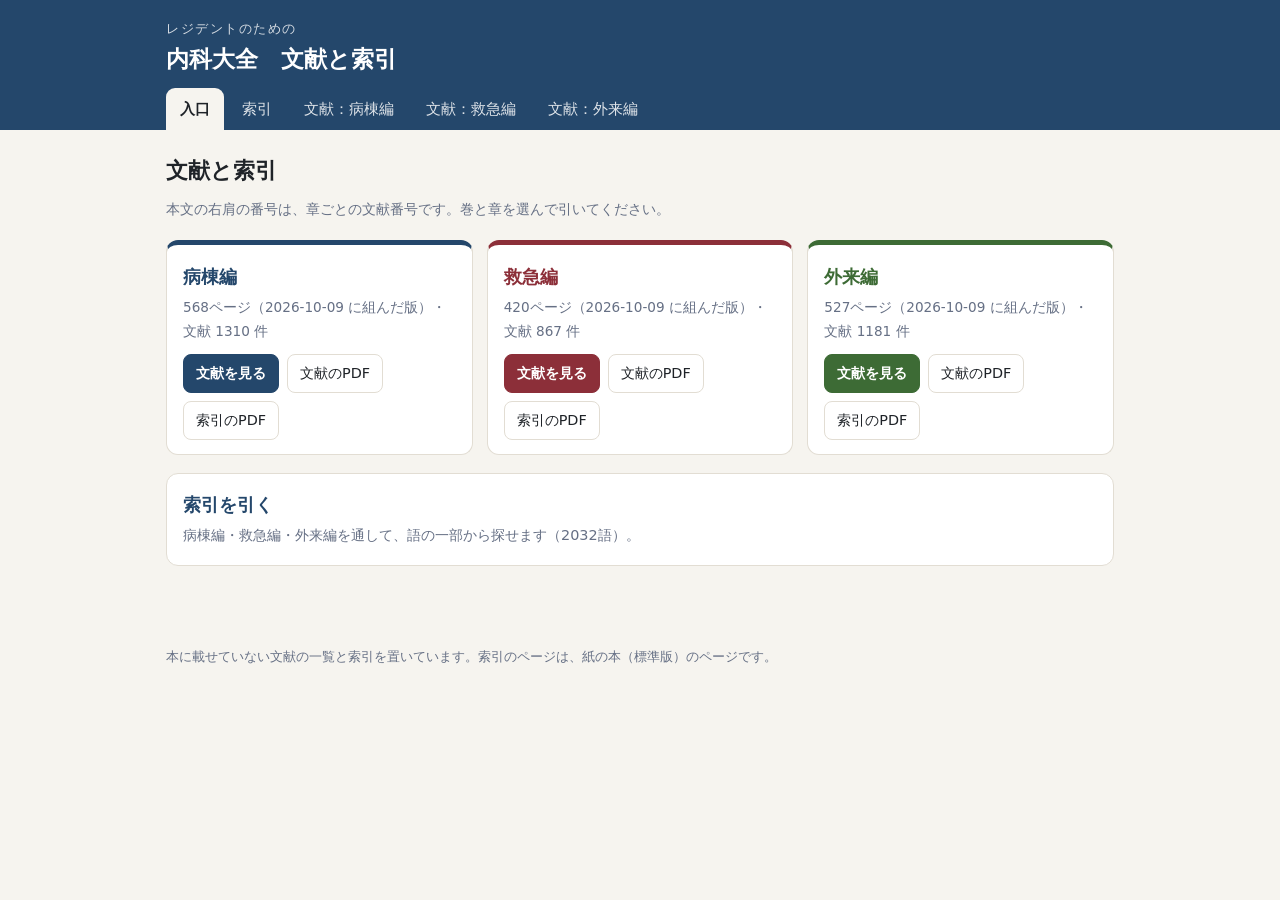
<file: index.html>
<!doctype html><html lang="ja"><head><meta charset="utf-8"><meta name="viewport" content="width=device-width,initial-scale=1"><title>入口｜内科大全</title><link rel="stylesheet" href="style.css"></head><body><header class="top"><div class="in"><div class="ser">レジデントのための</div><div class="ttl">内科大全　文献と索引</div><nav class="tabs"><a href="index.html" class="on">入口</a><a href="sakuin.html">索引</a><a href="bunken_byoto.html">文献：病棟編</a><a href="bunken_kyukyu.html">文献：救急編</a><a href="bunken_gairai.html">文献：外来編</a></nav></div></header><main><h1>文献と索引</h1><p class="sub">本文の右肩の番号は、章ごとの文献番号です。巻と章を選んで引いてください。</p><div class="cards"><div class="card" style="--c:var(--byoto)"><h2>病棟編</h2><div class="meta">568ページ（2026-10-09 に組んだ版）・文献 1310 件</div><div class="btns"><a class="btn main" href="bunken_byoto.html">文献を見る</a><a class="btn" href="pdf/文献_病棟編.pdf">文献のPDF</a><a class="btn" href="pdf/索引_病棟編.pdf">索引のPDF</a></div></div><div class="card" style="--c:var(--kyukyu)"><h2>救急編</h2><div class="meta">420ページ（2026-10-09 に組んだ版）・文献 867 件</div><div class="btns"><a class="btn main" href="bunken_kyukyu.html">文献を見る</a><a class="btn" href="pdf/文献_救急編.pdf">文献のPDF</a><a class="btn" href="pdf/索引_救急編.pdf">索引のPDF</a></div></div><div class="card" style="--c:var(--gairai)"><h2>外来編</h2><div class="meta">527ページ（2026-10-09 に組んだ版）・文献 1181 件</div><div class="btns"><a class="btn main" href="bunken_gairai.html">文献を見る</a><a class="btn" href="pdf/文献_外来編.pdf">文献のPDF</a><a class="btn" href="pdf/索引_外来編.pdf">索引のPDF</a></div></div></div><a class="big" href="sakuin.html"><b>索引を引く</b><br><span class="sub">病棟編・救急編・外来編を通して、語の一部から探せます（2032語）。</span></a></main><footer>本に載せていない文献の一覧と索引を置いています。索引のページは、紙の本（標準版）のページです。</footer></body></html>
</file>
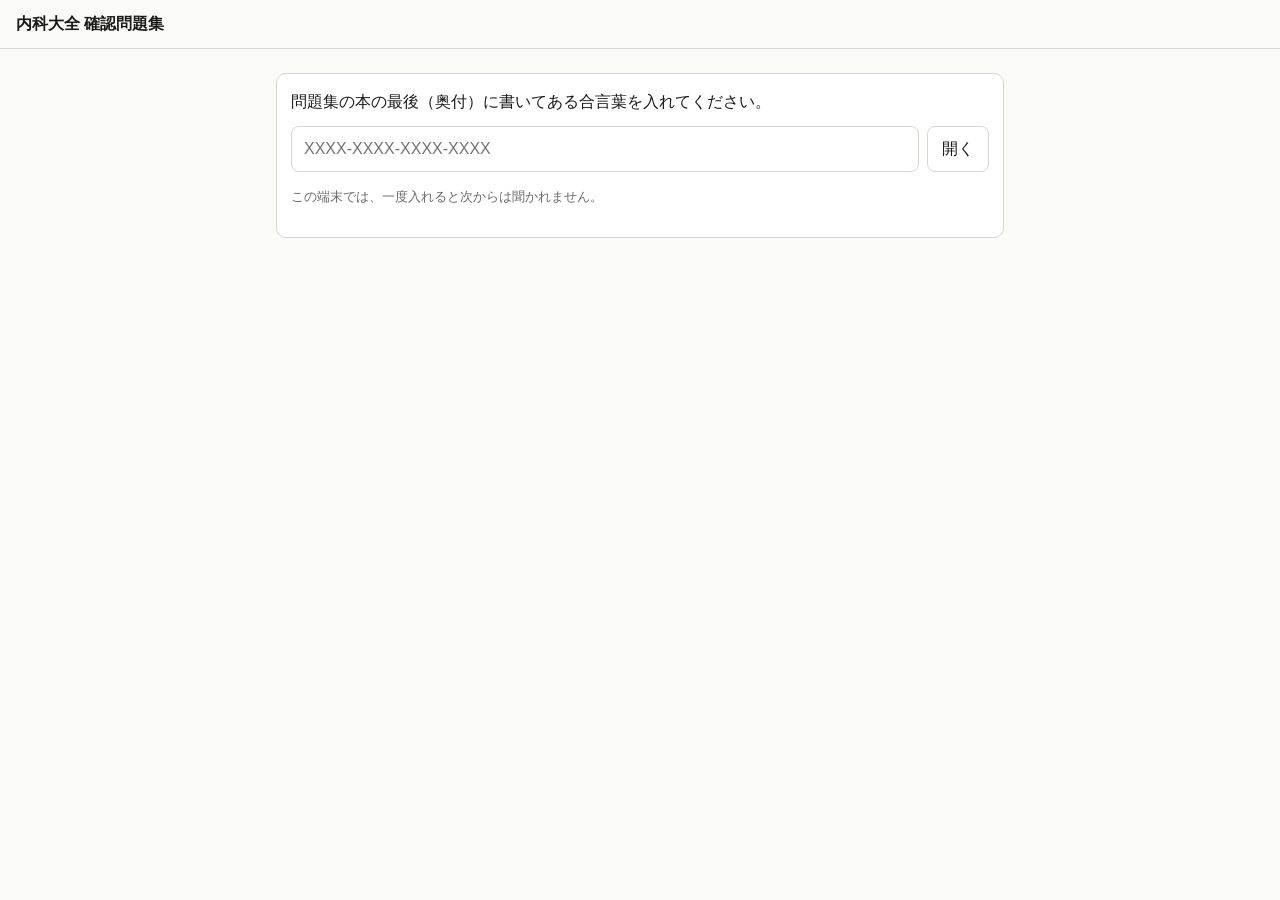
<file: mondai/index.html>
<!doctype html>
<html lang="ja"><head><meta charset="utf-8">
<meta name="viewport" content="width=device-width,initial-scale=1">
<meta name="robots" content="noindex,nofollow,noarchive">
<title>内科大全 確認問題集</title>
<style>
:root{--bg:#fafaf7;--fg:#1a1a1a;--line:#d8d6cf;--sub:#6b6a66;--card:#fff;--ok:#2f6f4f;--ng:#a33a2c;--acc:#24476b}
@media(prefers-color-scheme:dark){:root{--bg:#17181a;--fg:#ecebe7;--line:#3a3b3e;--sub:#a3a29d;--card:#202124;--ok:#7fc29b;--ng:#e08a7c;--acc:#9bbbe0}}
*{box-sizing:border-box}[hidden]{display:none!important}
body{margin:0;background:var(--bg);color:var(--fg);font:16px/1.75 "Hiragino Sans","Noto Sans JP",sans-serif;-webkit-user-select:none;user-select:none;-webkit-touch-callout:none}
header{position:sticky;top:0;background:var(--bg);border-bottom:1px solid var(--line);padding:10px 16px;display:flex;gap:10px;align-items:center;z-index:2}
header h1{font-size:16px;margin:0;flex:1}
main{max-width:760px;margin:0 auto;padding:12px 16px 80px}
button{font:inherit;color:inherit;background:var(--card);border:1px solid var(--line);border-radius:8px;padding:8px 14px;cursor:pointer}
button.on{background:var(--acc);color:var(--bg);border-color:var(--acc)}
.tabs{display:flex;gap:8px;margin:8px 0 14px;flex-wrap:wrap}
.ch{display:flex;gap:10px;align-items:center;width:100%;text-align:left;margin:6px 0;padding:10px 12px}
.ch .k{color:var(--acc);font-weight:700;min-width:3.6em}.ch .t{flex:1}.ch .p{color:var(--sub);font-size:13px;white-space:nowrap}
.bar{height:4px;background:var(--line);border-radius:2px;margin:10px 0}.bar i{display:block;height:4px;background:var(--ok);border-radius:2px}
.q{background:var(--card);border:1px solid var(--line);border-radius:10px;padding:14px;margin:12px 0}
.q .n{color:var(--sub);font-size:13px}.case{background:var(--fg);color:var(--bg);border-radius:3px;font-size:12px;padding:1px 6px;margin-right:6px}
.blank{display:inline-block;min-width:3em;border-bottom:1.5px solid var(--fg);text-align:center}
.a{border-top:1px dashed var(--line);margin-top:10px;padding-top:10px}.a b{color:var(--acc)}.e{color:var(--sub);font-size:14.5px;margin-top:4px}
.row{display:flex;gap:8px;margin-top:10px;flex-wrap:wrap}.ok.on{background:var(--ok);border-color:var(--ok)}.ng.on{background:var(--ng);border-color:var(--ng)}
input{font:inherit;color:inherit;background:var(--card);border:1px solid var(--line);border-radius:8px;padding:8px 12px;flex:1;min-width:12em;-webkit-user-select:text;user-select:text}
.note{color:var(--sub);font-size:13px;margin:14px 0}
canvas{display:block;max-width:100%;pointer-events:none}button:disabled{opacity:.35}
@media print{body{display:none}}
</style></head><body>
<header><button id="back" hidden>← 章の一覧</button><h1 id="ttl">内科大全 確認問題集</h1></header>
<main id="m"></main>
<script src="data.js"></script>
<script>
(function(){
const D=window.MONDAI||{chs:[]},M=D.chs,VOL={"病":"病棟編","救":"救急編","外":"外来編"},KEY="naika-mondai-v1";
let rec={};try{rec=JSON.parse(localStorage.getItem(KEY)||"{}")}catch(e){}
const save=()=>{try{localStorage.setItem(KEY,JSON.stringify(rec))}catch(e){}};
const get=(k,d)=>{try{return JSON.parse(localStorage.getItem(KEY+k))||d}catch(e){return d}},put=(k,v)=>{try{localStorage.setItem(KEY+k,JSON.stringify(v))}catch(e){}};
const today=()=>{const d=new Date();return d.getFullYear()+"-"+String(d.getMonth()+1).padStart(2,"0")+"-"+String(d.getDate()).padStart(2,"0")};
function logOne(){const g=get("-log",{});g[today()]=(g[today()]||0)+1;const ks=Object.keys(g).sort();while(ks.length>400)delete g[ks.shift()];put("-log",g)}
const m=document.getElementById("m"),back=document.getElementById("back"),ttl=document.getElementById("ttl");
let vol="病",only=false;
const esc=s=>s.replace(/[&<>]/g,c=>({"&":"&amp;","<":"&lt;",">":"&gt;"}[c]));
let key=null;const b64=x=>Uint8Array.from(atob(x),c=>c.charCodeAt(0));
const normPw=p=>p.normalize("NFKC").toUpperCase().replace(/[^A-Z0-9]/g,"");
async function dec(x){const b=b64(x);return new Uint8Array(await crypto.subtle.decrypt({name:"AES-GCM",iv:b.slice(0,12)},key,b.slice(12)))}
async function unlock(pw){const base=await crypto.subtle.importKey("raw",new TextEncoder().encode(normPw(pw)),"PBKDF2",false,["deriveKey"]);
  key=await crypto.subtle.deriveKey({name:"PBKDF2",salt:b64(D.s),iterations:D.it,hash:"SHA-256"},base,{name:"AES-GCM",length:256},false,["decrypt"]);
  try{await dec(D.c);return true}catch(e){key=null;return false}}
async function open_(c,n){return JSON.parse(new TextDecoder().decode(await dec(c.d[n])))}
function gate(msg){back.hidden=true;m.innerHTML=`<div class="q"><div>問題集の本の最後（奥付）に書いてある合言葉を入れてください。</div><div class="row"><input id="pw" autocomplete="off" autocapitalize="characters" placeholder="XXXX-XXXX-XXXX-XXXX"><button id="go">開く</button></div><div class="note">${msg||"この端末では、一度入れると次からは聞かれません。"}</div></div>`;
  const go=async()=>{const p=document.getElementById("pw").value;m.querySelector(".note").textContent="確かめています…";
    if(await unlock(p)){try{localStorage.setItem(KEY+"-pw",normPw(p))}catch(e){}list()}else gate("合言葉が違います。")};
  document.getElementById("go").onclick=go;document.getElementById("pw").onkeydown=e=>{if(e.key=="Enter")go()}}
const done=c=>{const r=rec[c.k]||{};return[Object.values(r).filter(v=>v==1).length,Object.values(r).filter(v=>v==2).length]};
function list(){back.hidden=true;ttl.textContent="内科大全 確認問題集";let h="";
  const last=get("-last",null),li=last?M.findIndex(c=>c.k==last.k):-1,g=get("-log",{}),days=Object.keys(g).length,sum=Object.values(g).reduce((a,b)=>a+b,0);
  let ao=0,at=0;M.forEach(c=>{ao+=done(c)[0];at+=c.n});
  h+=`<div class="q"><div>今日 ${g[today()]||0}問　これまで ${sum}問（${days}日）</div><div class="note" style="margin:4px 0 0">全体でできた問題 ${ao} / ${at}</div><div class="bar"><i style="width:${at?ao/at*100:0}%"></i></div>`;
  if(li>=0)h+=`<div class="row"><button id="resume" class="on" data-ri="${li}" data-rn="${Math.min(last.n,M[li].n-1)}">続きから：${esc(M[li].k)}　${esc(M[li].t)}　問${Math.min(last.n,M[li].n-1)+1}</button></div>`;
  h+='</div><div class="tabs">';
  for(const v in VOL)h+=`<button data-v="${v}" class="${v==vol?"on":""}">${VOL[v]}</button>`;h+="</div>";
  const cs=M.filter(c=>c.k[0]==vol);let o=0,t=0;cs.forEach(c=>{o+=done(c)[0];t+=c.n});
  h+=`<div class="note">${VOL[vol]}でできた問題 ${o} / ${t}</div><div class="bar"><i style="width:${t?o/t*100:0}%"></i></div>`;
  cs.forEach((c,i)=>{const[d,x]=done(c);h+=`<button class="ch" data-i="${M.indexOf(c)}"><span class="k">${c.k.slice(1)}</span><span class="t">${esc(c.t)}</span><span class="p">○${d} ×${x} / ${c.n}</span></button>`});
  h+='<p class="note">学習の記録（○×、続きの場所、解いた数）は、この端末のブラウザの中に残ります。別の端末には移りません。ブラウザの履歴やサイトのデータを消すと、記録も消えます。<br><button id="reset">記録を消す</button></p>';
  m.innerHTML=h;scrollTo(0,0)}
let cur=null;
function id_(){let d=null;try{d=localStorage.getItem(KEY+"-id");if(!d){d=Array.from(crypto.getRandomValues(new Uint8Array(4)),x=>x.toString(16).padStart(2,"0")).join("").toUpperCase();localStorage.setItem(KEY+"-id",d)}}catch(e){}return d||"--------"}
// 問題と答えは文字として画面に置かず、絵（canvas）に描く。選択・コピー・読み上げ用の取り出し・翻訳の拡張で文字を抜けない。
function draw(cv,parts,size,color){const css=getComputedStyle(document.body),W=cv.parentNode.clientWidth,r=devicePixelRatio||1,lh=size*1.8;
  const font=w=>`${w} ${size}px "Hiragino Sans","Noto Sans JP",sans-serif`,g=cv.getContext("2d");
  const toks=[];for(const p of parts){if(p.blank!==undefined)toks.push({blank:p.blank});else if(p.tag)toks.push({tag:p.tag});else for(const ch of p.t.match(/[A-Za-z0-9.,\/%+\-]+|[\s\S]/gu)||[])toks.push({ch,b:p.b})}
  const lay=(paint)=>{let x=0,y=0;for(const t of toks){g.font=font(t.b||t.tag?700:400);
      let w=t.blank!==undefined?size*3.4:t.tag?g.measureText(t.tag).width+size*0.9:g.measureText(t.ch).width;
      if(x+w>W-size&&x>0&&!(t.ch&&"、。）」％%".includes(t.ch))){x=0;y+=lh}
      if(paint){const by=y+lh*0.68;g.fillStyle=color;
        if(t.blank!==undefined){g.fillRect(x+size*0.2,by+3,w-size*0.4,1.5);if(t.blank){g.font=font(400);g.fillText(t.blank,x+w/2-size/2,by)}}
        else if(t.tag){g.fillRect(x,y+lh*0.2,w-size*0.4,lh*0.66);g.fillStyle=css.getPropertyValue("--card");g.font=font(700);g.fillText(t.tag,x+size*0.25,by-1)}
        else g.fillText(t.ch,x,by)}
      x+=w}return y+lh};
  const H=lay(false);cv.width=W*r;cv.height=H*r;cv.style.width=W+"px";cv.style.height=H+"px";g.scale(r,r);g.textBaseline="alphabetic";
  g.save();g.globalAlpha=0.07;g.fillStyle=color;g.font=font(700);g.rotate(-0.25);const mk="内科大全 "+id_();for(let yy=20;yy<H+W;yy+=64)for(let xx=-W;xx<W;xx+=190)g.fillText(mk,xx,yy);g.restore();
  lay(true)}
function qparts(q){const out=[];if(q.startsWith("【症例】")){out.push({tag:"症例"});q=q.slice(4)}
  q.split(/(（[　 ]*[①-③]?[　 ]*）)/).forEach(x=>{const m=x.match(/^（[　 ]*([①-③]?)[　 ]*）$/);if(m)out.push({blank:m[1]});else if(x)out.push({t:x})});return out}
async function chap(i,n){const c=M[i],r=rec[c.k]=rec[c.k]||{};cur={i};
  back.hidden=false;ttl.textContent=c.k+"　"+c.t;
  const all=[...Array(c.n).keys()];let idx=all.filter(x=>!only||r[x]!=1);if(!idx.length){only=false;idx=all}
  if(n===undefined||!idx.includes(n))n=idx.find(x=>x>=(n||0))??idx[0];cur.n=n;cur.open=false;cur.q=await open_(c,n);put("-last",{k:c.k,n});vol=c.k[0];
  const nx=M[i+1]&&M[i+1].k[0]==c.k[0]?i+1:-1;
  const pos=idx.indexOf(n);
  m.innerHTML=`<div class="tabs"><button id="only" class="${only?"on":""}">×と未回答だけ</button></div>
  <div class="q"><div class="n">問 ${n+1} / ${c.n}${r[n]==1?"　○":r[n]==2?"　×":""}</div><canvas id="cq"></canvas>
  <div class="row" id="sr"><button id="show">答えを見る</button></div>
  <div class="a" id="ans" hidden><canvas id="ca"></canvas><canvas id="ce" style="margin-top:6px"></canvas>
  <div class="row"><button class="ok ${r[n]==1?"on":""}">○ できた</button><button class="ng ${r[n]==2?"on":""}">× もう一度</button></div></div></div>
  <div class="row"><button id="prev" ${pos<=0?"disabled":""}>← 前</button><button id="next" ${pos>=idx.length-1?"disabled":""}>次 →</button>${pos>=idx.length-1&&nx>=0?`<button data-i="${nx}">次の章へ：${esc(M[nx].k)}　${esc(M[nx].t)}</button>`:""}</div>`;
  m.dataset.i=i;cur.prev=idx[pos-1];cur.next=idx[pos+1];paint();scrollTo(0,0)}
function paint(){if(!cur||!document.getElementById("cq"))return;const css=getComputedStyle(document.body),fg=css.getPropertyValue("--fg"),sub=css.getPropertyValue("--sub"),q=cur.q;
  draw(document.getElementById("cq"),qparts(q[0]),16,fg);
  if(cur.open){draw(document.getElementById("ca"),[{t:"答　",b:1},{t:q[1]}],16,fg);draw(document.getElementById("ce"),[{t:q[2]}],14.5,sub)}}
addEventListener("resize",paint);
back.addEventListener("click",()=>{cur=null});
m.addEventListener("click",e=>{const b=e.target.closest("button");if(!b)return;
  if(b.dataset.v){vol=b.dataset.v;list()}else if(b.id=="resume"){only=false;chap(+b.dataset.ri,+b.dataset.rn)}else if(b.dataset.i){only=false;chap(+b.dataset.i)}
  else if(b.id=="only"){only=!only;chap(+m.dataset.i,cur.n)}
  else if(b.id=="prev"){chap(+m.dataset.i,cur.prev)}else if(b.id=="next"){chap(+m.dataset.i,cur.next)}
  else if(b.id=="reset"){if(confirm("この端末の学習の記録をすべて消しますか。")){rec={};save();put("-last",null);put("-log",{});list()}}
  else if(b.id=="show"){cur.open=true;document.getElementById("ans").hidden=false;document.getElementById("sr").hidden=true;paint()}
  else if(b.classList.contains("ok")||b.classList.contains("ng")){const c=M[+m.dataset.i],v=b.classList.contains("ok")?1:2;
    const first=!rec[c.k][cur.n];rec[c.k][cur.n]=v;save();if(first)logOne();
    if(cur.next!==undefined)chap(+m.dataset.i,cur.next);
    else if(only&&!Object.keys([...Array(c.n)]).some(x=>rec[c.k][x]!=1)){only=false;cur=null;list()}
    else chap(+m.dataset.i,cur.n)}});
back.onclick=list;
["copy","cut","contextmenu","selectstart","dragstart"].forEach(t=>document.addEventListener(t,e=>{if(e.target.tagName!="INPUT")e.preventDefault()}));
document.addEventListener("keydown",e=>{if((e.metaKey||e.ctrlKey)&&"cpsau".includes(e.key.toLowerCase())&&e.target.tagName!="INPUT")e.preventDefault()});
(async()=>{let p=null;try{p=localStorage.getItem(KEY+"-pw")}catch(e){}if(p&&await unlock(p))list();else gate()})();
})();
</script></body></html>
</file>
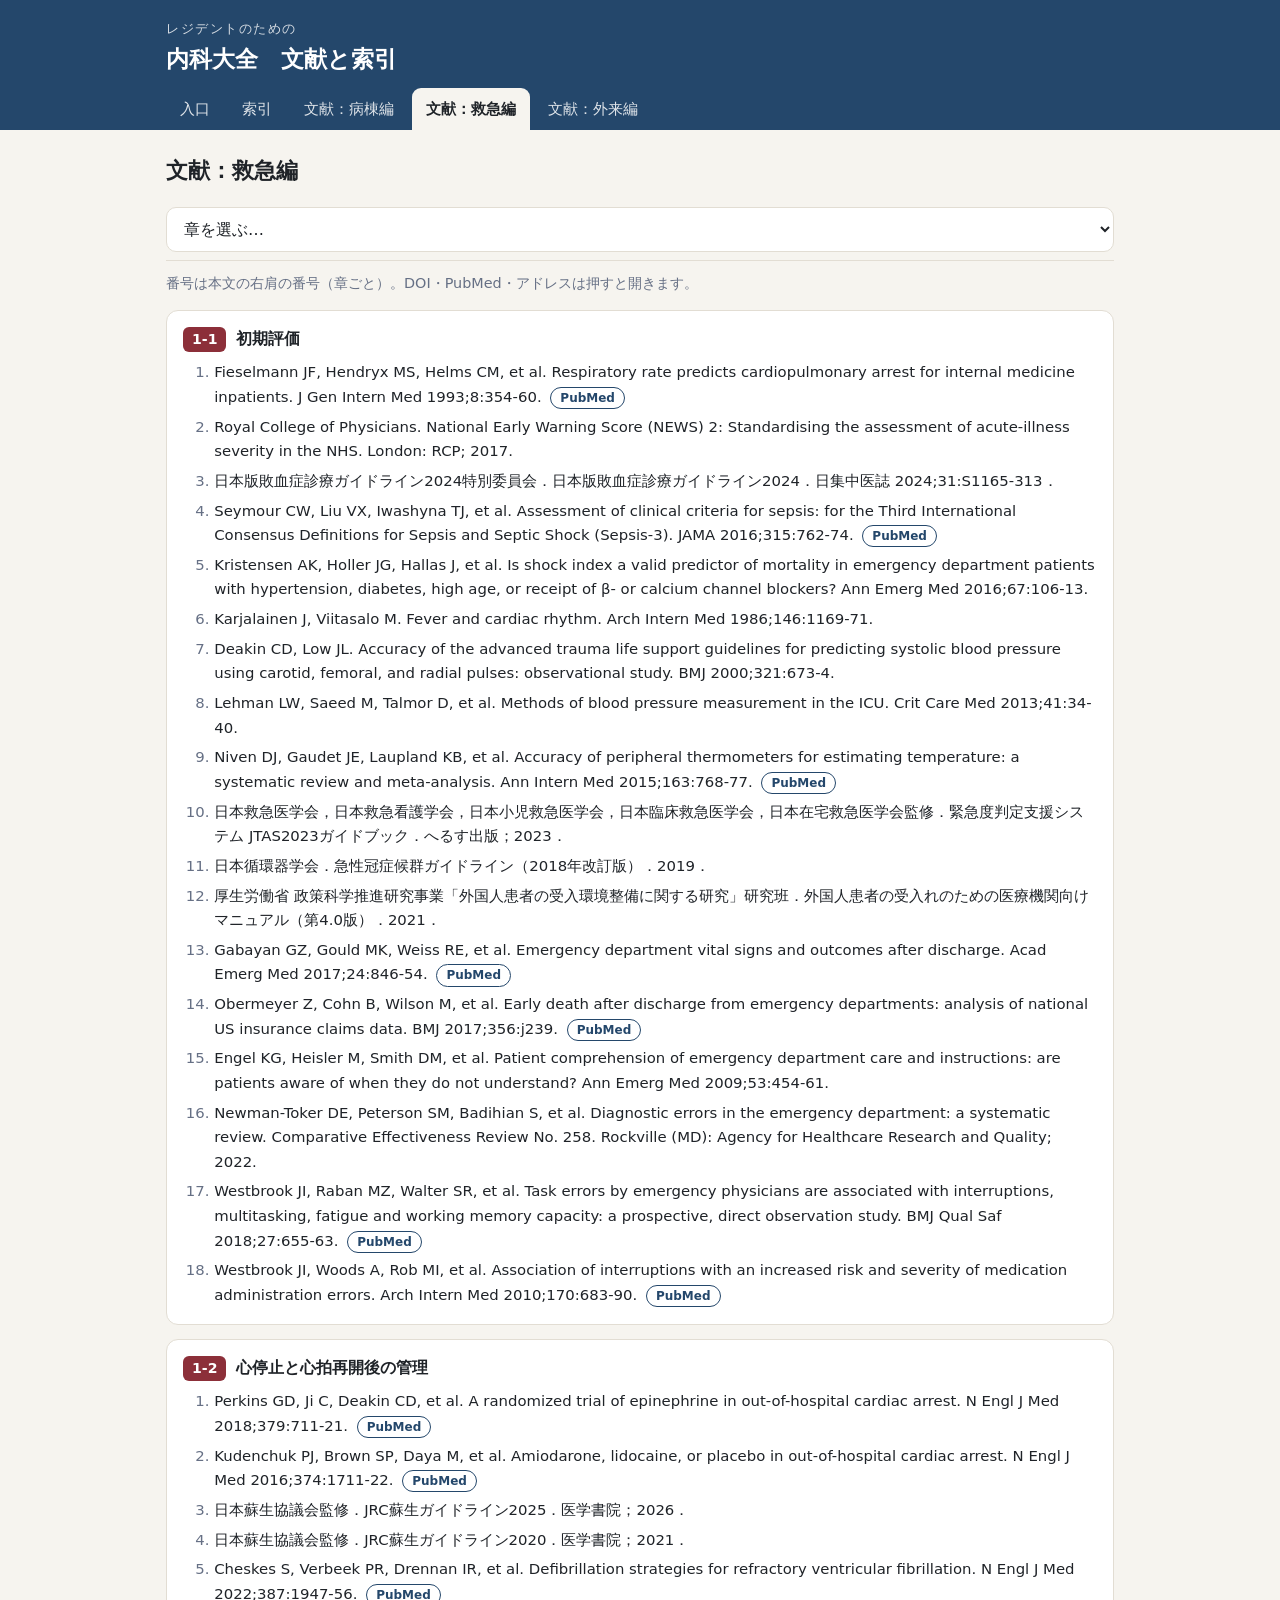
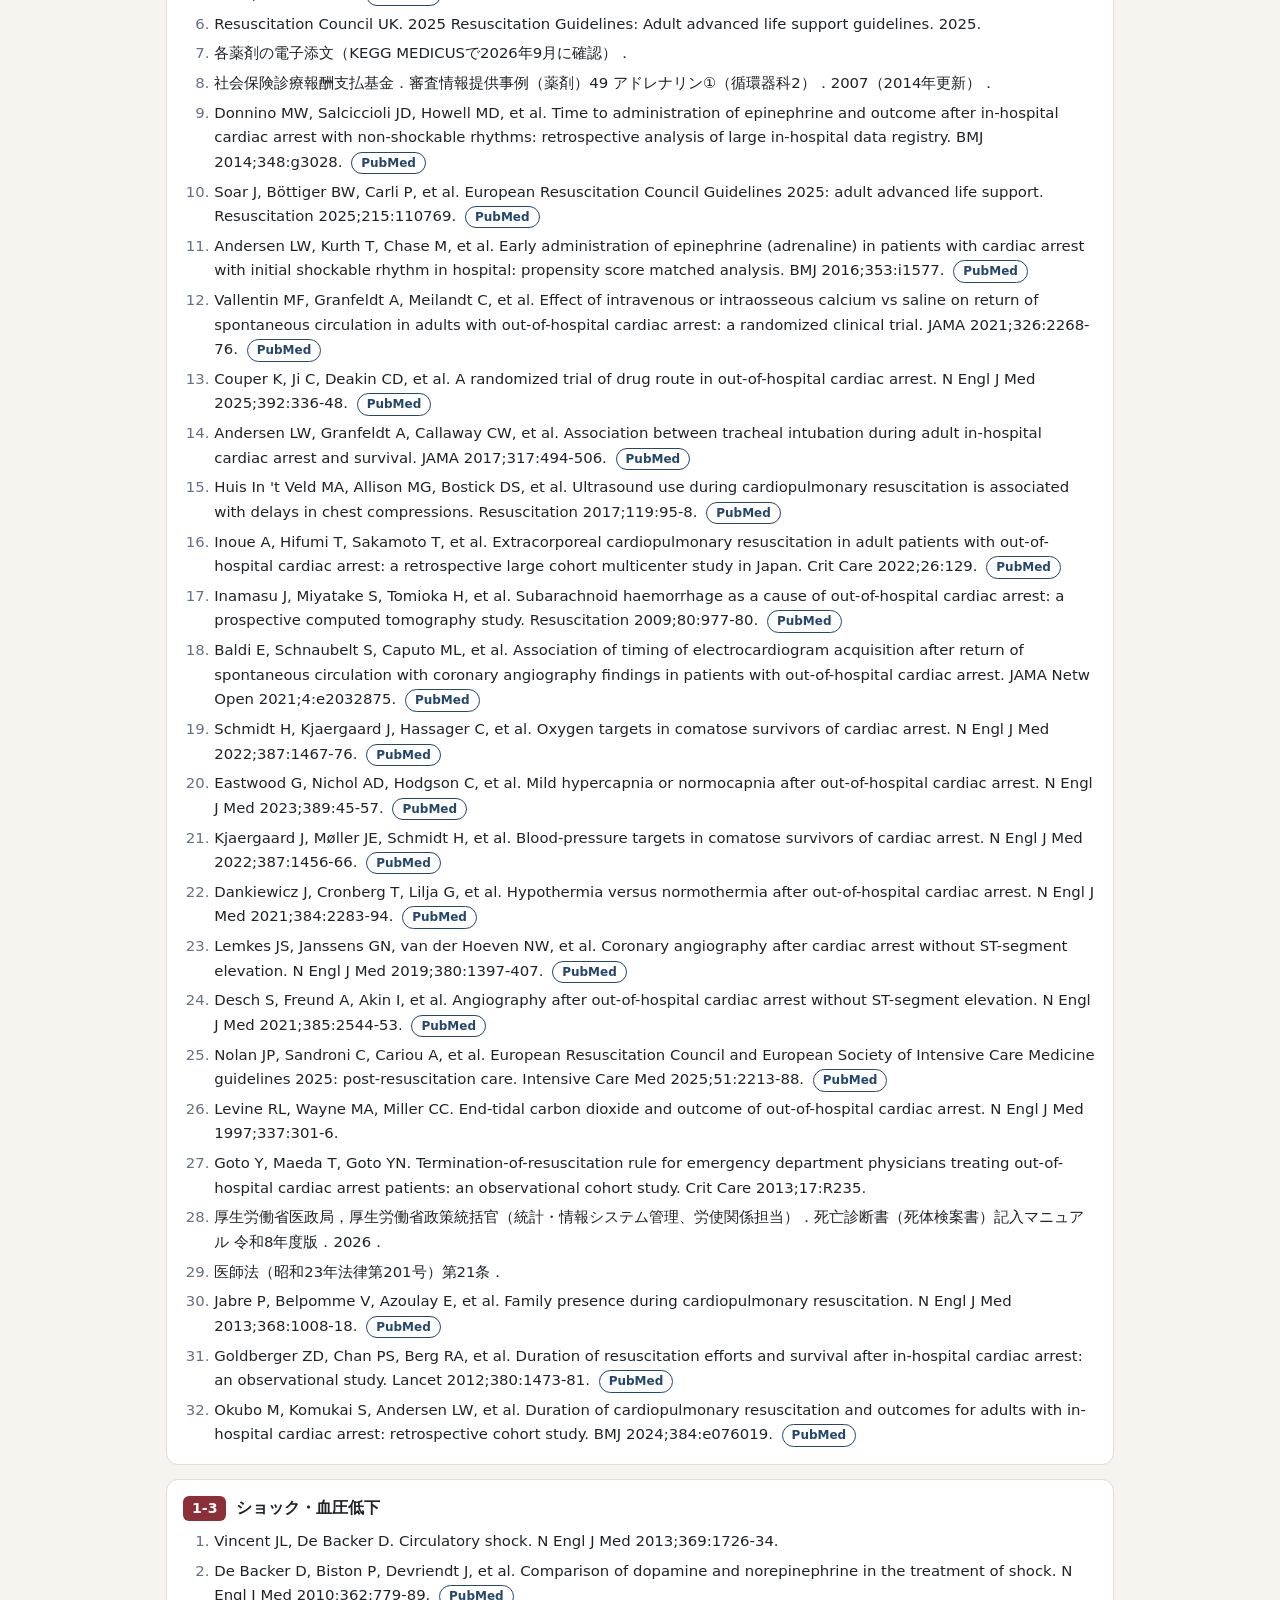
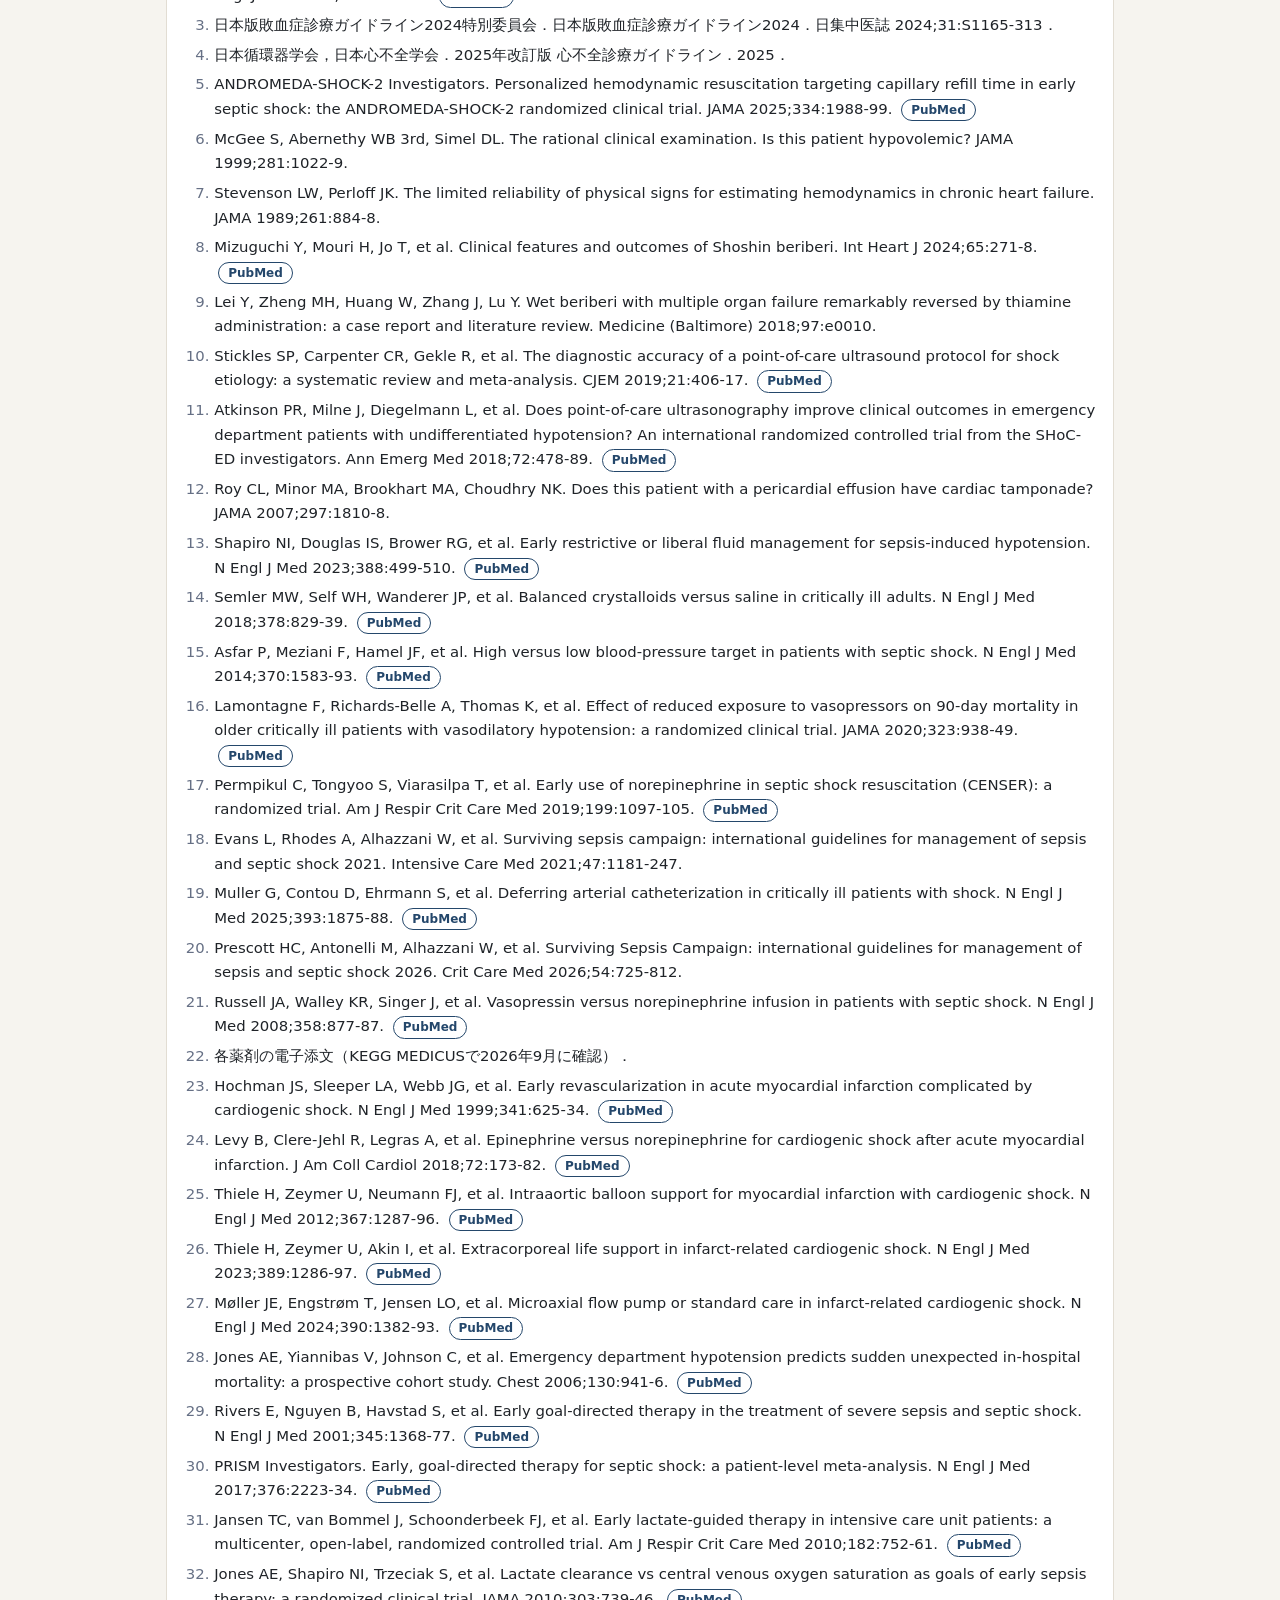
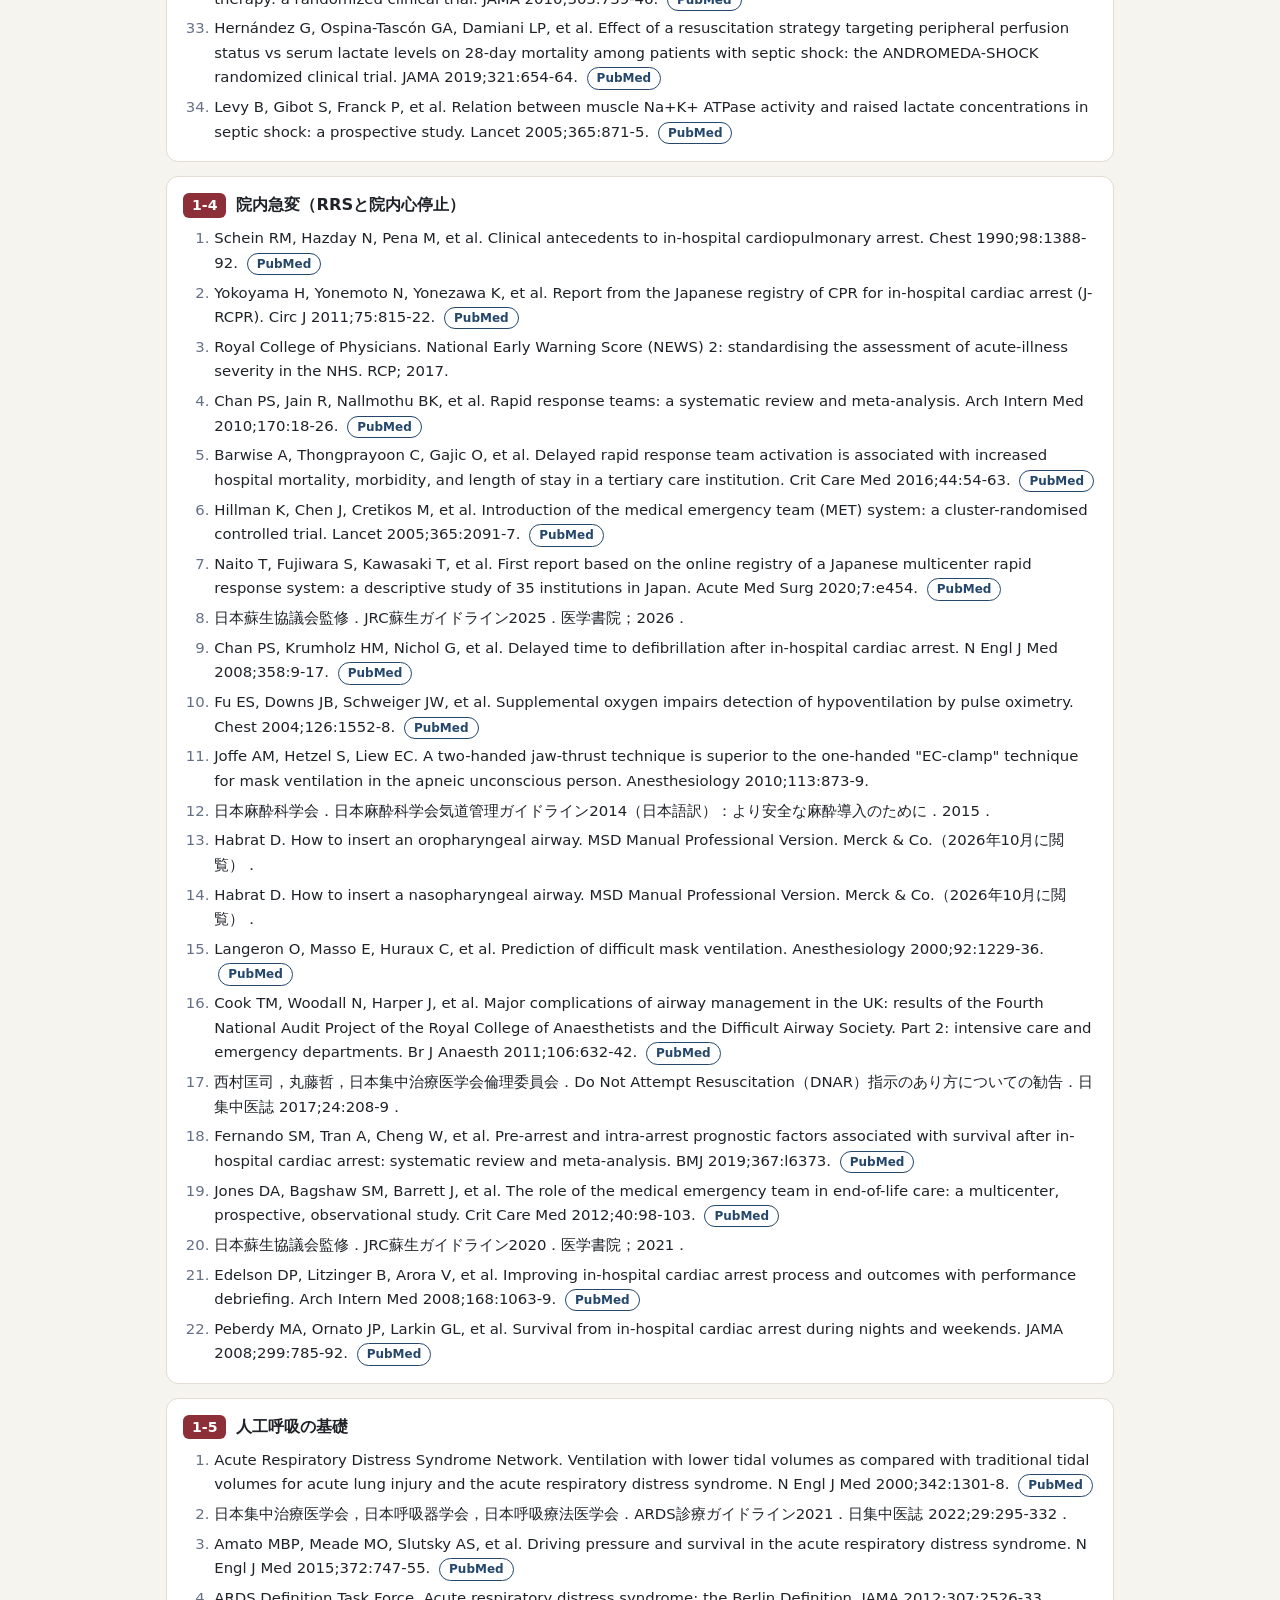
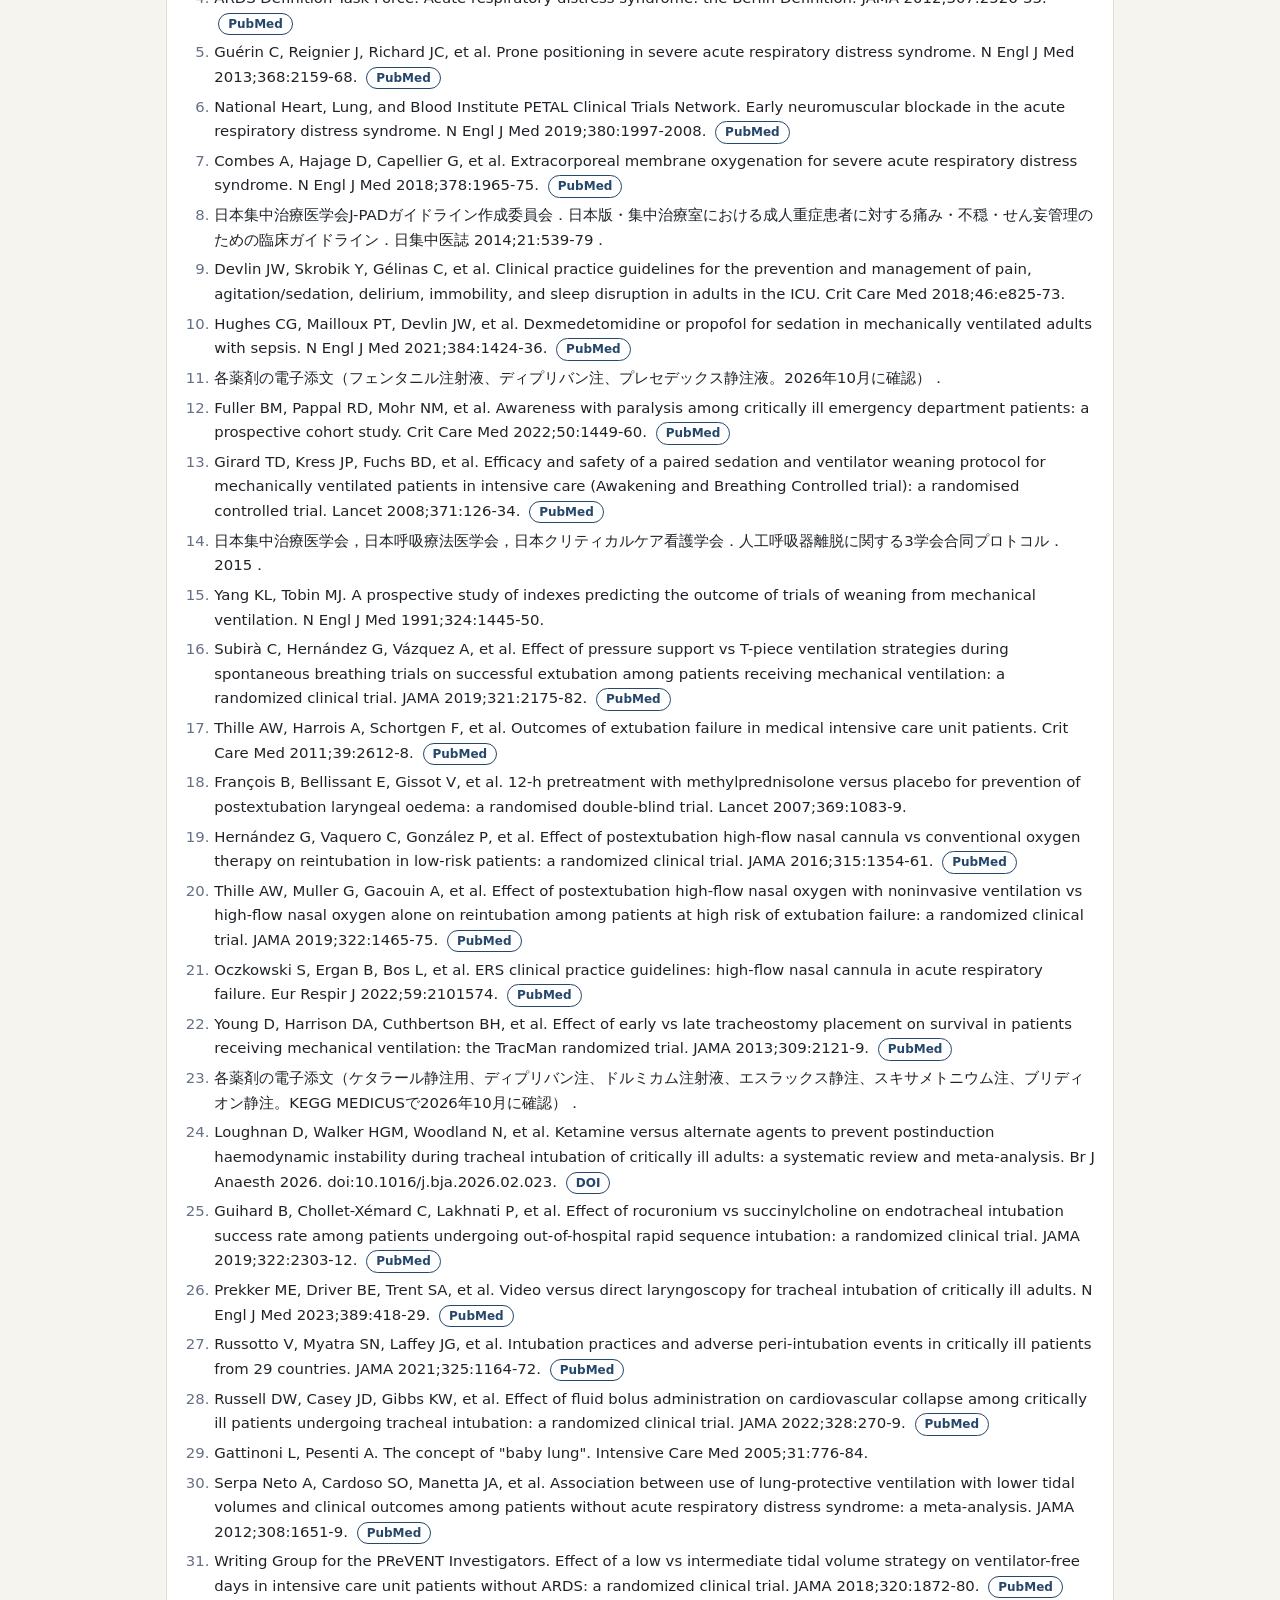
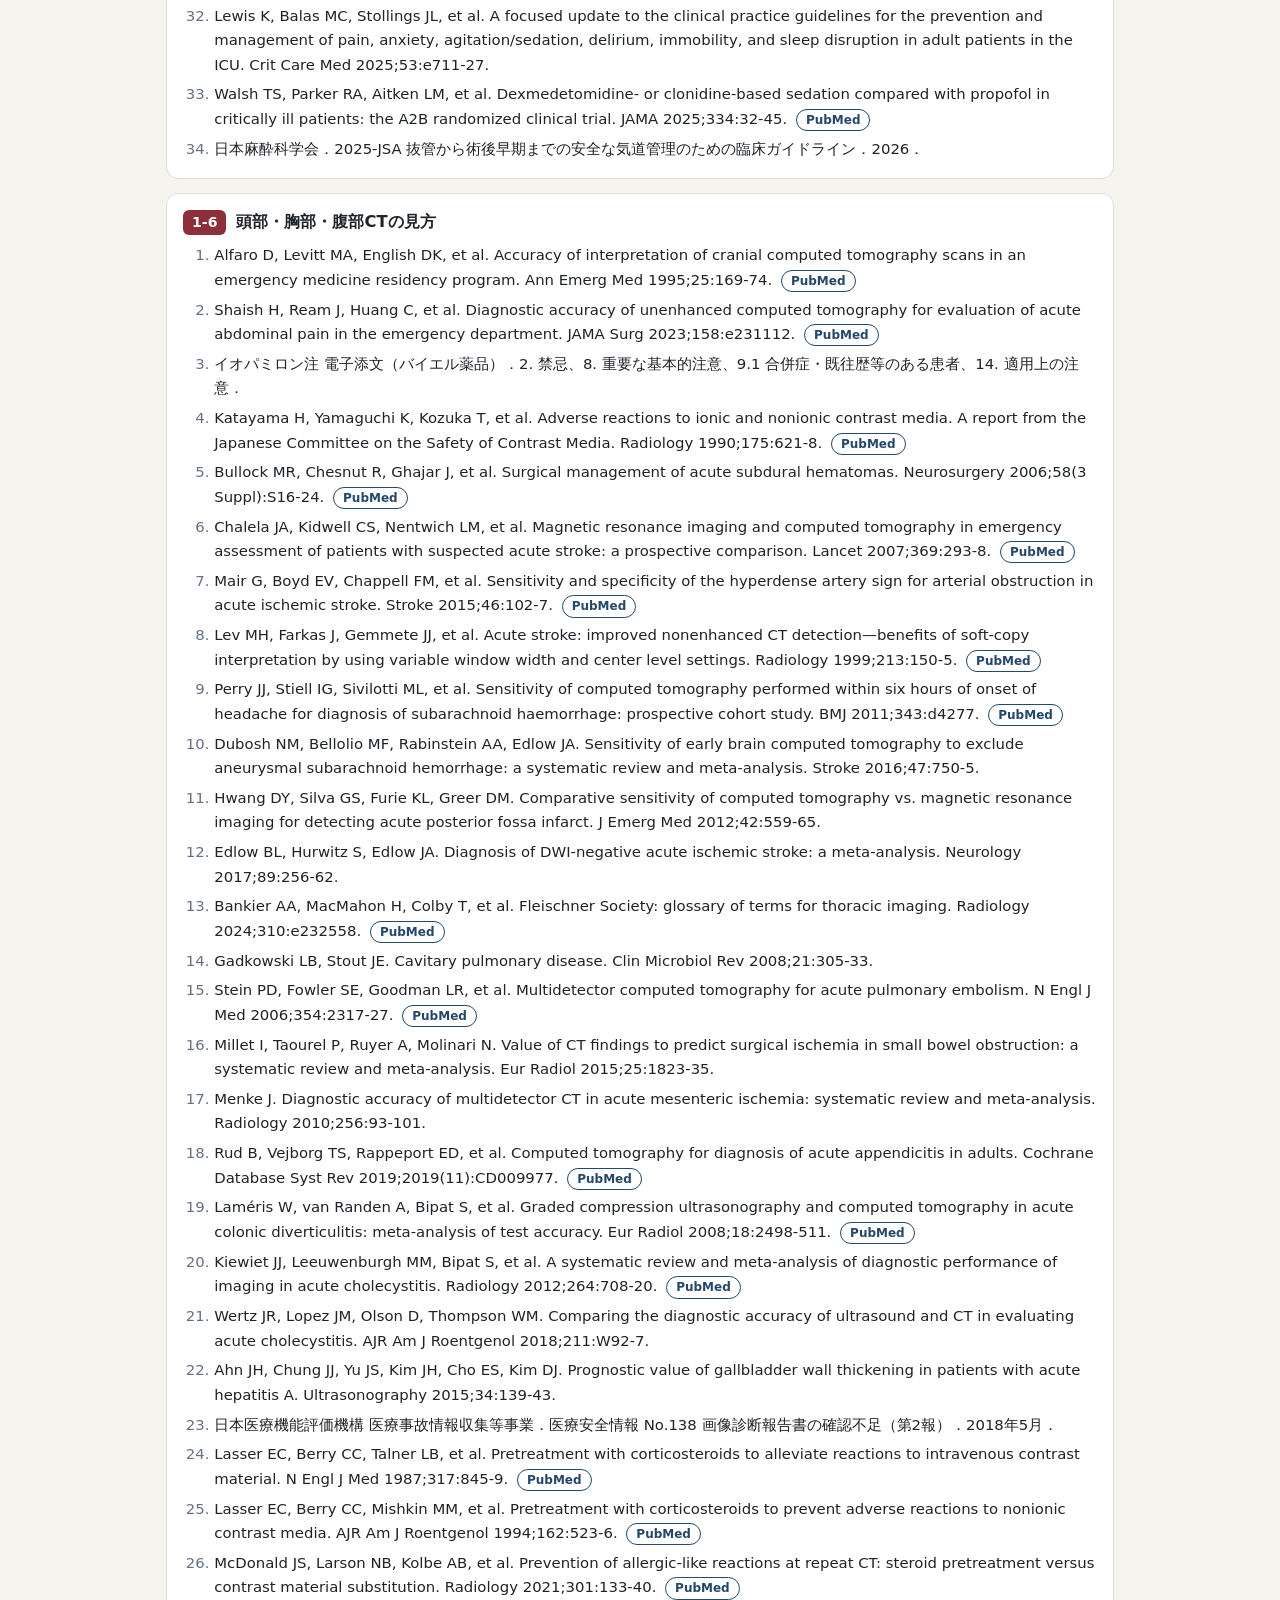
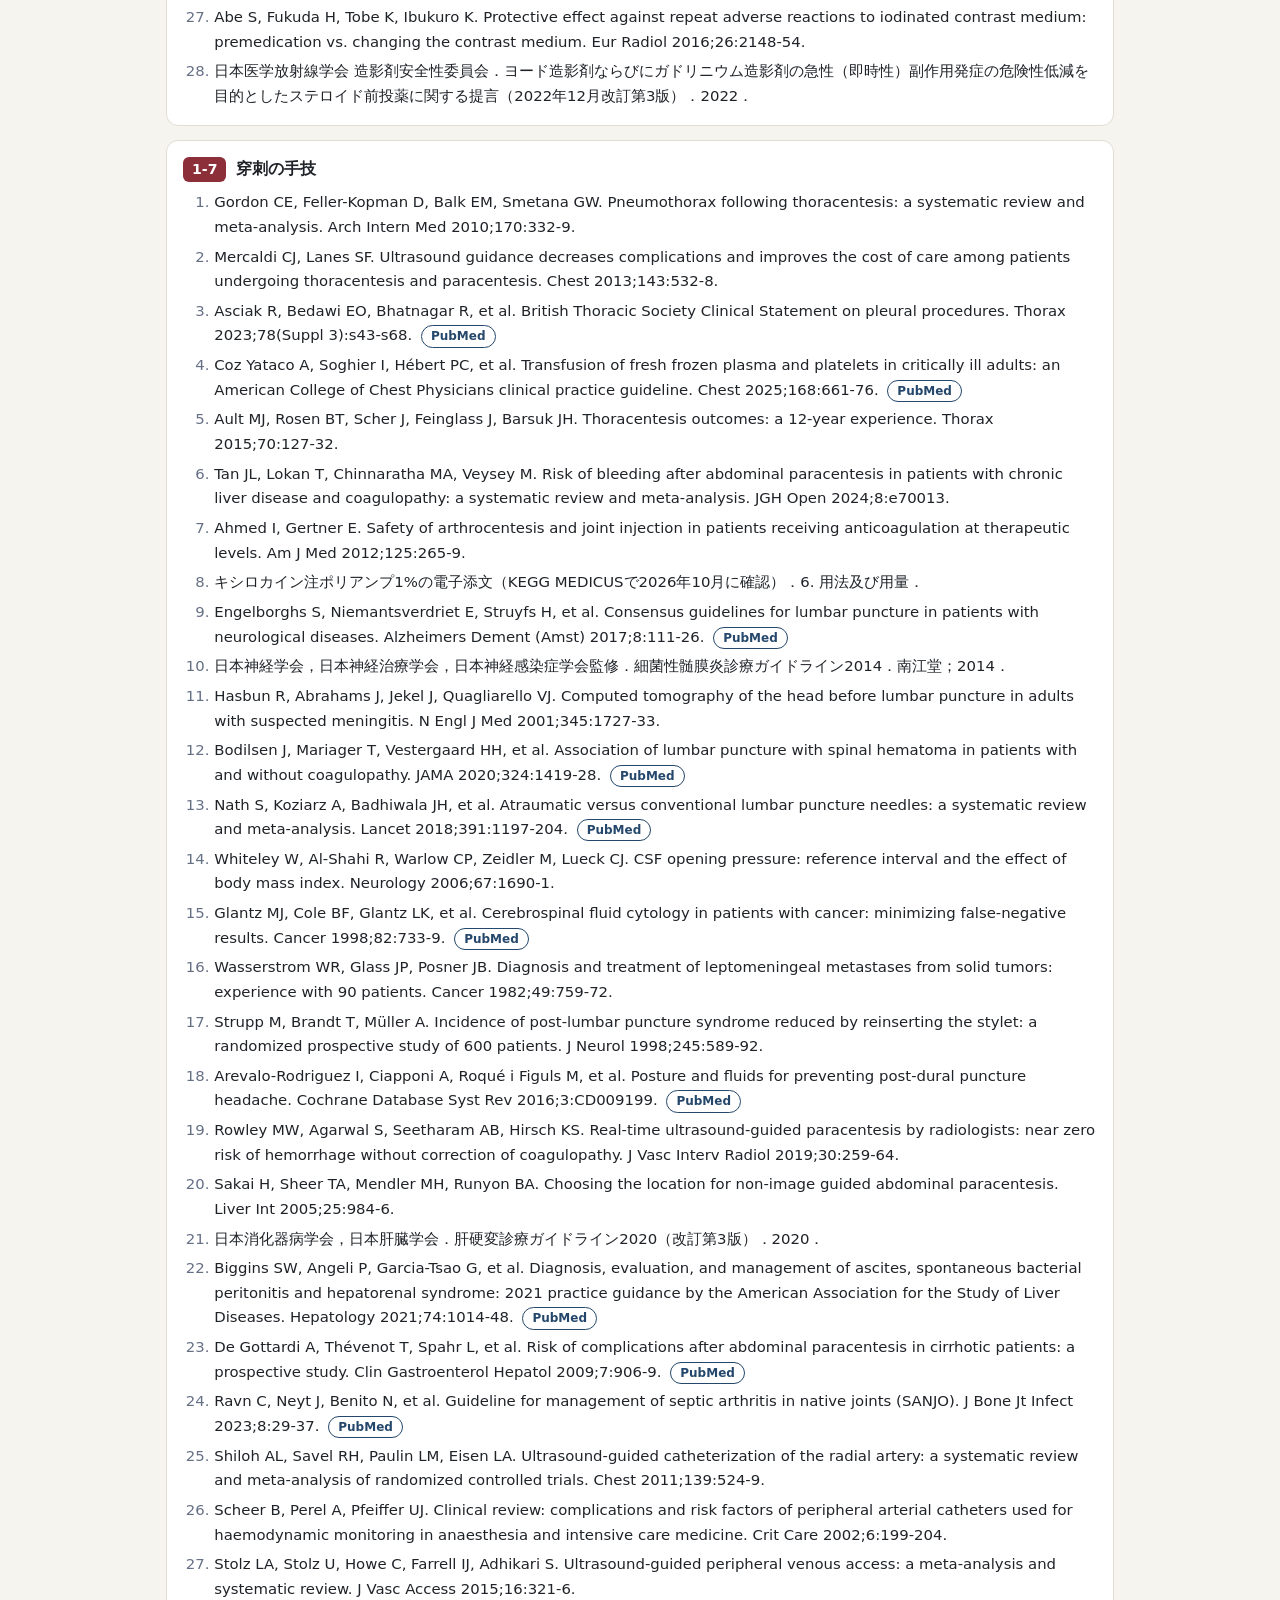
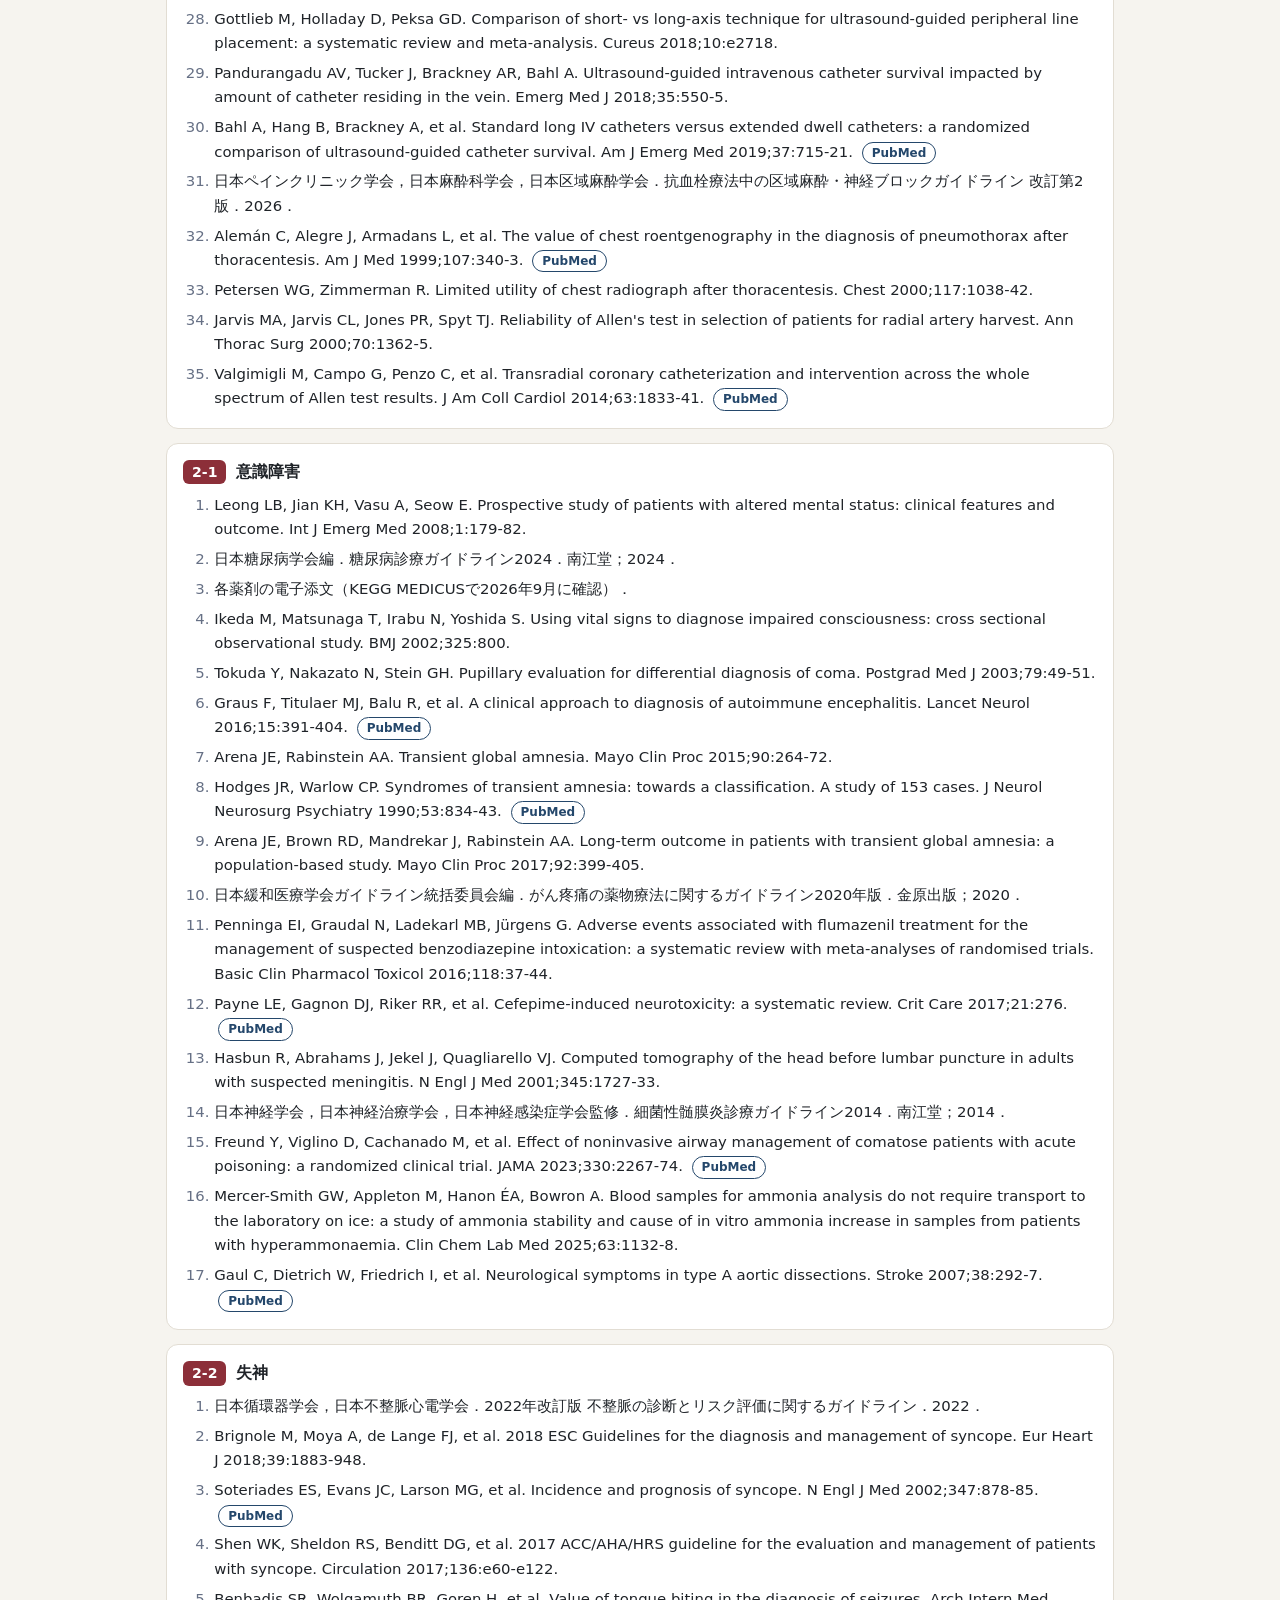
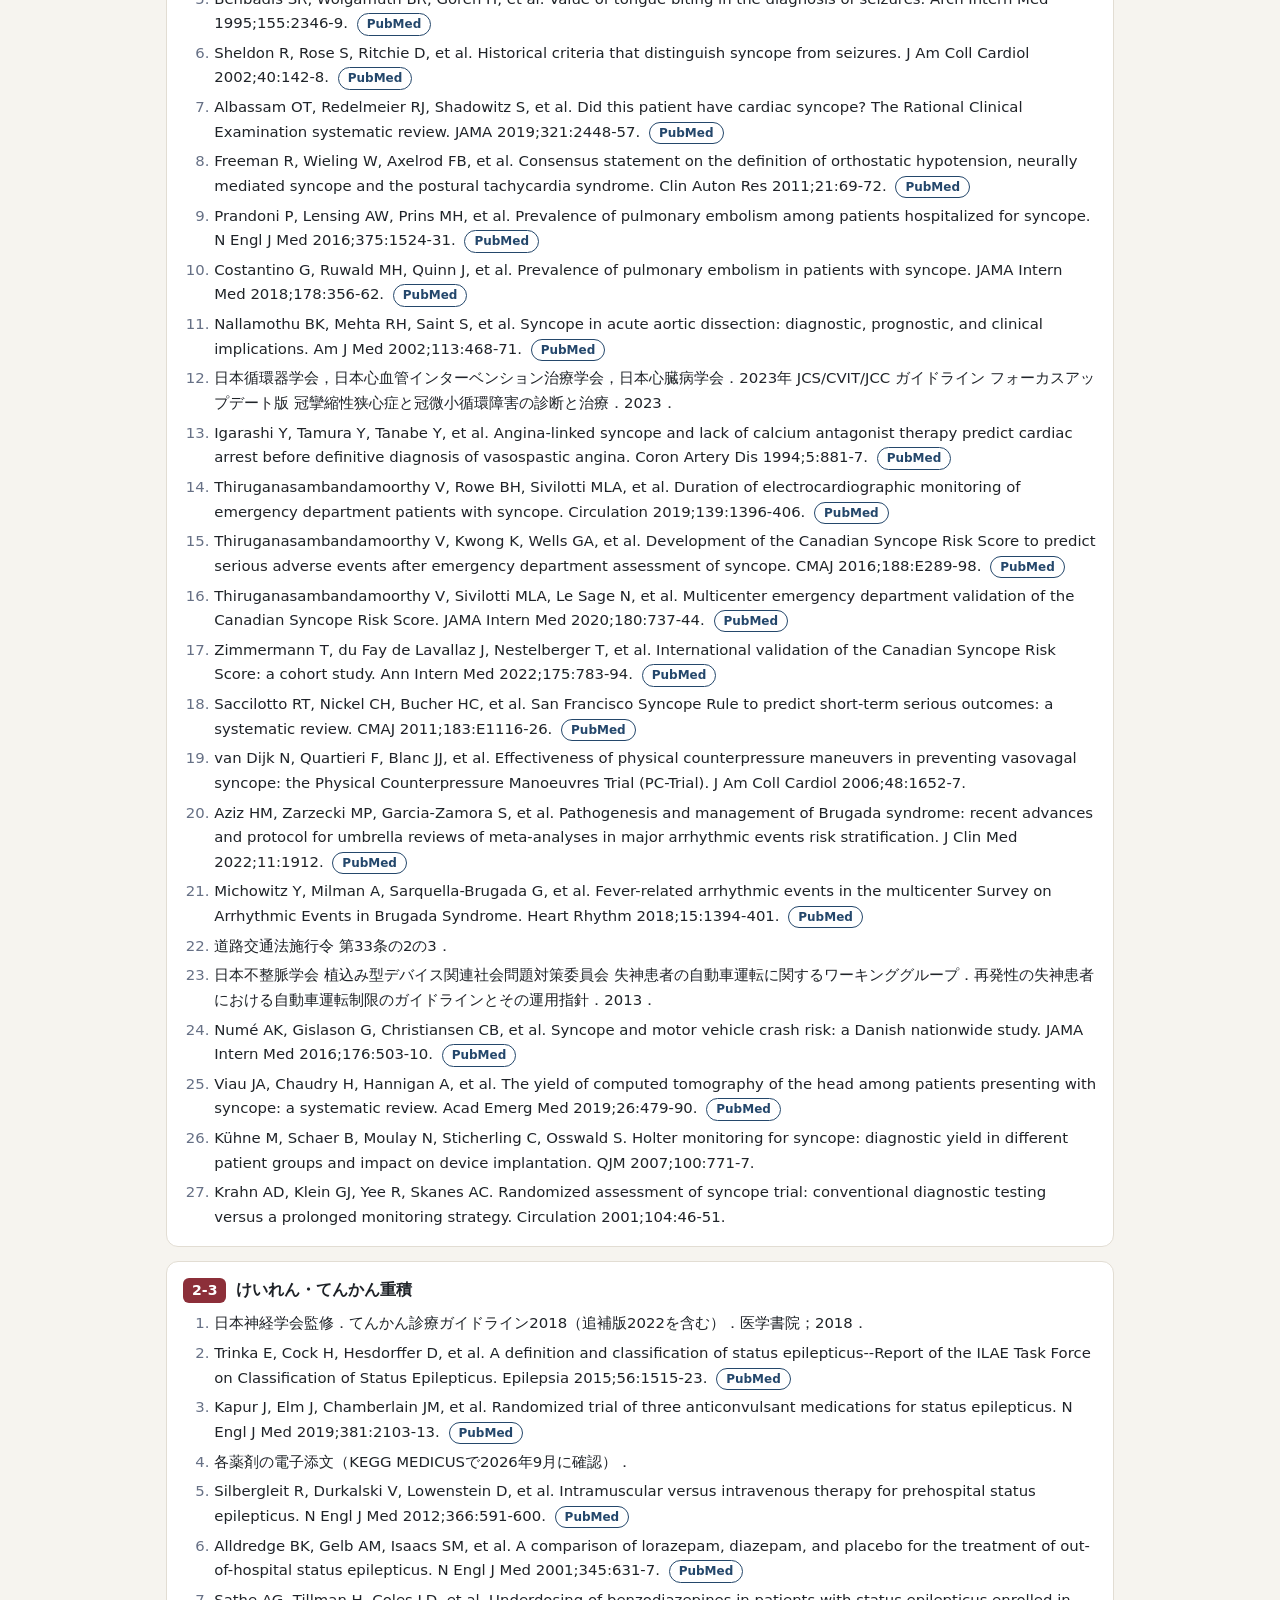
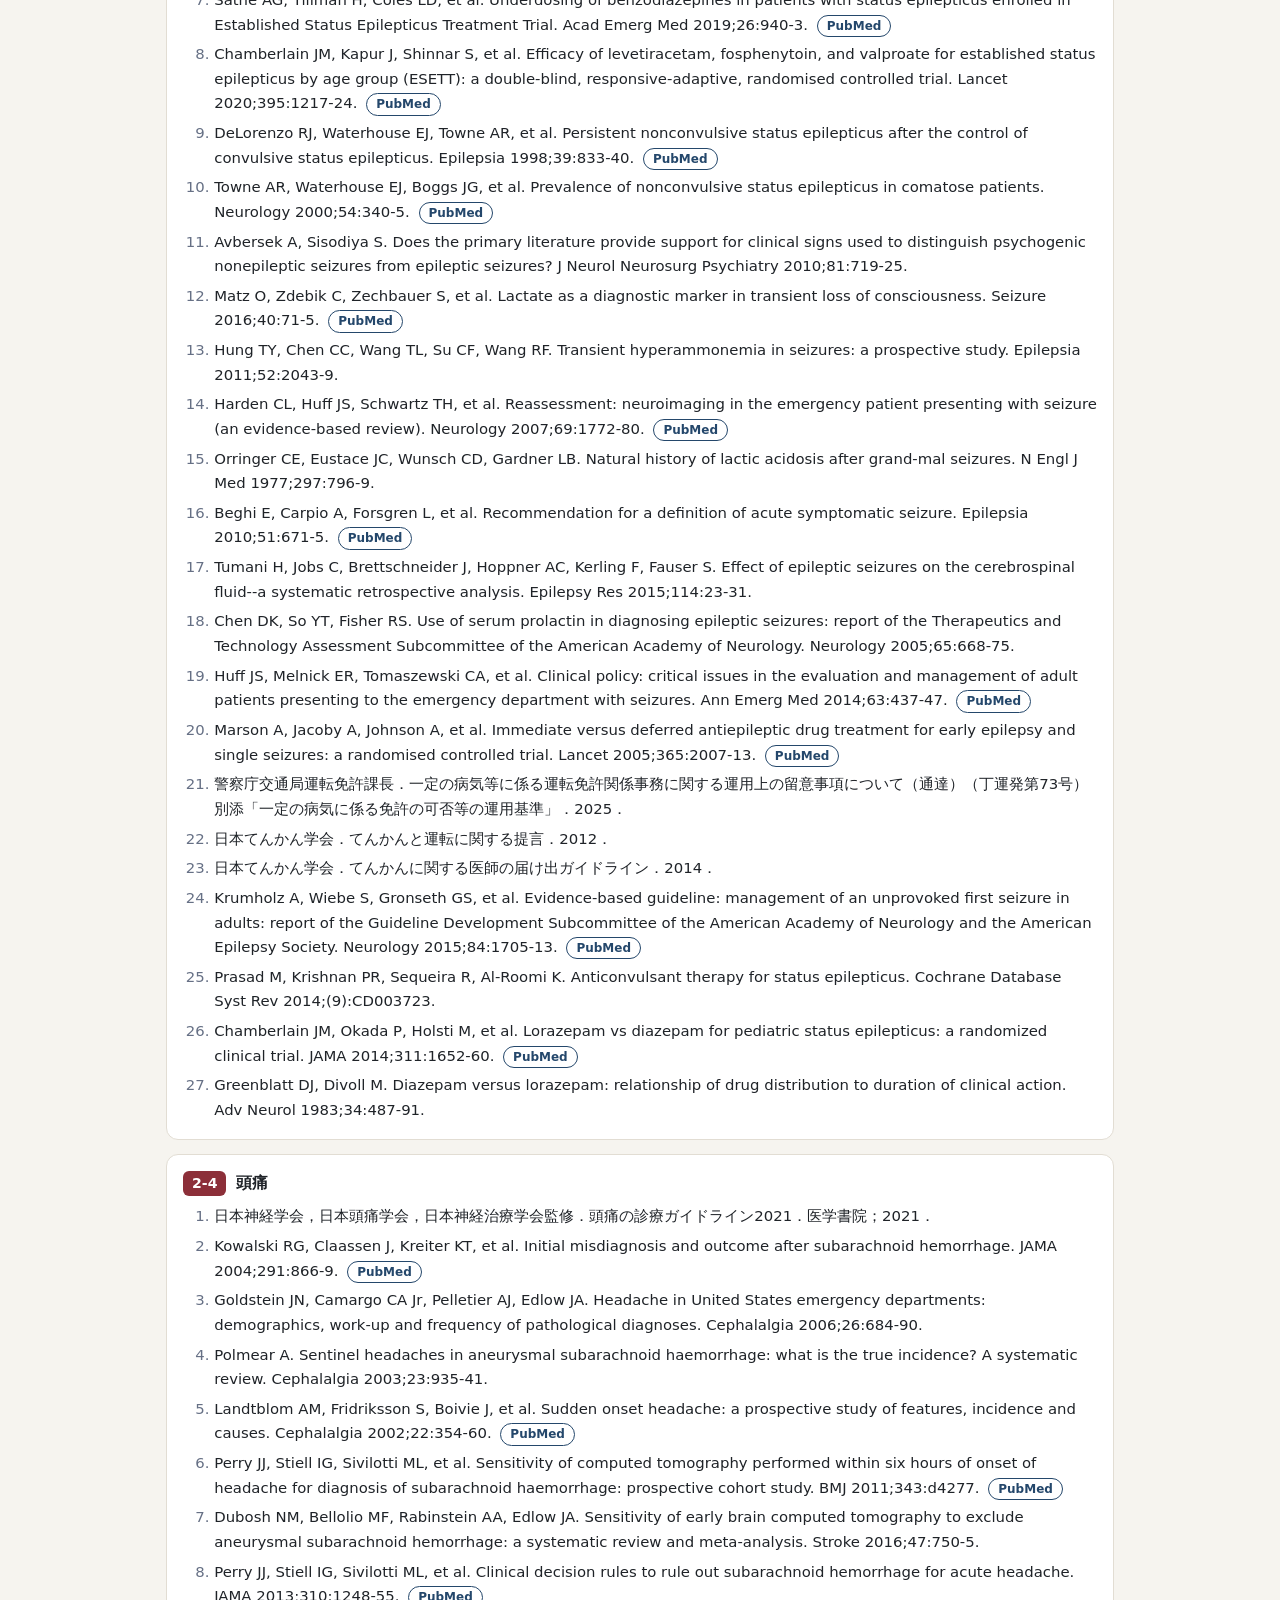
<file: bunken_kyukyu.html>
<!doctype html><html lang="ja"><head><meta charset="utf-8"><meta name="viewport" content="width=device-width,initial-scale=1"><title>文献：救急編｜内科大全</title><link rel="stylesheet" href="style.css"></head><body><header class="top"><div class="in"><div class="ser">レジデントのための</div><div class="ttl">内科大全　文献と索引</div><nav class="tabs"><a href="index.html">入口</a><a href="sakuin.html">索引</a><a href="bunken_byoto.html">文献：病棟編</a><a href="bunken_kyukyu.html" class="on">文献：救急編</a><a href="bunken_gairai.html">文献：外来編</a></nav></div></header><main><h1>文献：救急編</h1><div class="bar"><select id="sel"><option value="">章を選ぶ…</option><option value="c1-1">1-1　初期評価（18）</option><option value="c1-2">1-2　心停止と心拍再開後の管理（32）</option><option value="c1-3">1-3　ショック・血圧低下（34）</option><option value="c1-4">1-4　院内急変（RRSと院内心停止）（22）</option><option value="c1-5">1-5　人工呼吸の基礎（34）</option><option value="c1-6">1-6　頭部・胸部・腹部CTの見方（28）</option><option value="c1-7">1-7　穿刺の手技（35）</option><option value="c2-1">2-1　意識障害（17）</option><option value="c2-2">2-2　失神（27）</option><option value="c2-3">2-3　けいれん・てんかん重積（27）</option><option value="c2-4">2-4　頭痛（27）</option><option value="c2-5">2-5　めまい（31）</option><option value="c2-6">2-6　脳卒中を疑う症状（26）</option><option value="c2-7">2-7　脱力・運動麻痺（14）</option><option value="c3-1">3-1　胸痛（背部痛を含む）（33）</option><option value="c3-2">3-2　呼吸困難・SpO₂低下（32）</option><option value="c3-3">3-3　頻脈・徐脈（15）</option><option value="c3-4">3-4　高血圧緊急症（16）</option><option value="c4-1">4-1　腹痛（31）</option><option value="c4-2">4-2　吐血・下血（21）</option><option value="c4-3">4-3　嘔吐・下痢（15）</option><option value="c4-4">4-4　側腹部痛・腰背部痛（30）</option><option value="c5-1">5-1　発熱と敗血症の拾い上げ（23）</option><option value="c5-2">5-2　アナフィラキシーと危険な皮疹（19）</option><option value="c5-3">5-3　血糖と電解質の緊急（21）</option><option value="c5-4">5-4　甲状腺クリーゼ・粘液水腫性昏睡（13）</option><option value="c5-5">5-5　高齢者の「元気がない・動けない」（22）</option><option value="c6-1">6-1　急性中毒（37）</option><option value="c6-2">6-2　アルコール関連の救急（25）</option><option value="c6-3">6-3　興奮・自殺企図（19）</option><option value="c6-4">6-4　熱中症・偶発性低体温症（13）</option><option value="c6-5">6-5　軽い外傷と創傷（43）</option><option value="c6-6">6-6　咽頭・鼻・眼・耳の救急（30）</option><option value="c6-7">6-7　妊娠の可能性のある女性（14）</option><option value="c6-8">6-8　帰宅・診療拒否・警察・書類（23）</option></select></div><p class="sub">番号は本文の右肩の番号（章ごと）。DOI・PubMed・アドレスは押すと開きます。</p><section class="ch" id="c1-1" style="--c:var(--kyukyu)"><h3><span class="n">1-1</span>初期評価</h3><ol class="ref"><li value="1">Fieselmann JF, Hendryx MS, Helms CM, et al. Respiratory rate predicts cardiopulmonary arrest for internal medicine inpatients. J Gen Intern Med 1993;8:354-60. <span class="lk"><a href="https://pubmed.ncbi.nlm.nih.gov/?term=Respiratory%20rate%20predicts%20cardiopulmonary%20arrest%20for%20internal%20medicine%20inpatients%5BTitle%5D" rel="noopener">PubMed</a></span></li><li value="2">Royal College of Physicians. National Early Warning Score (NEWS) 2: Standardising the assessment of acute-illness severity in the NHS. London: RCP; 2017.</li><li value="3">日本版敗血症診療ガイドライン2024特別委員会．日本版敗血症診療ガイドライン2024．日集中医誌 2024;31:S1165-313．</li><li value="4">Seymour CW, Liu VX, Iwashyna TJ, et al. Assessment of clinical criteria for sepsis: for the Third International Consensus Definitions for Sepsis and Septic Shock (Sepsis-3). JAMA 2016;315:762-74. <span class="lk"><a href="https://pubmed.ncbi.nlm.nih.gov/?term=Assessment%20of%20clinical%20criteria%20for%20sepsis%3A%20for%20the%20Third%20International%20Consensus%20Definitions%20for%20Sepsis%20and%20Septic%20Shock%20%28Sepsis-3%29%5BTitle%5D" rel="noopener">PubMed</a></span></li><li value="5">Kristensen AK, Holler JG, Hallas J, et al. Is shock index a valid predictor of mortality in emergency department patients with hypertension, diabetes, high age, or receipt of β- or calcium channel blockers? Ann Emerg Med 2016;67:106-13.</li><li value="6">Karjalainen J, Viitasalo M. Fever and cardiac rhythm. Arch Intern Med 1986;146:1169-71.</li><li value="7">Deakin CD, Low JL. Accuracy of the advanced trauma life support guidelines for predicting systolic blood pressure using carotid, femoral, and radial pulses: observational study. BMJ 2000;321:673-4.</li><li value="8">Lehman LW, Saeed M, Talmor D, et al. Methods of blood pressure measurement in the ICU. Crit Care Med 2013;41:34-40.</li><li value="9">Niven DJ, Gaudet JE, Laupland KB, et al. Accuracy of peripheral thermometers for estimating temperature: a systematic review and meta-analysis. Ann Intern Med 2015;163:768-77. <span class="lk"><a href="https://pubmed.ncbi.nlm.nih.gov/?term=Accuracy%20of%20peripheral%20thermometers%20for%20estimating%20temperature%3A%20a%20systematic%20review%20and%20meta-analysis%5BTitle%5D" rel="noopener">PubMed</a></span></li><li value="10">日本救急医学会，日本救急看護学会，日本小児救急医学会，日本臨床救急医学会，日本在宅救急医学会監修．緊急度判定支援システム JTAS2023ガイドブック．へるす出版；2023．</li><li value="11">日本循環器学会．急性冠症候群ガイドライン（2018年改訂版）．2019．</li><li value="12">厚生労働省 政策科学推進研究事業「外国人患者の受入環境整備に関する研究」研究班．外国人患者の受入れのための医療機関向けマニュアル（第4.0版）．2021．</li><li value="13">Gabayan GZ, Gould MK, Weiss RE, et al. Emergency department vital signs and outcomes after discharge. Acad Emerg Med 2017;24:846-54. <span class="lk"><a href="https://pubmed.ncbi.nlm.nih.gov/?term=Emergency%20department%20vital%20signs%20and%20outcomes%20after%20discharge%5BTitle%5D" rel="noopener">PubMed</a></span></li><li value="14">Obermeyer Z, Cohn B, Wilson M, et al. Early death after discharge from emergency departments: analysis of national US insurance claims data. BMJ 2017;356:j239. <span class="lk"><a href="https://pubmed.ncbi.nlm.nih.gov/?term=Early%20death%20after%20discharge%20from%20emergency%20departments%3A%20analysis%20of%20national%20US%20insurance%20claims%20data%5BTitle%5D" rel="noopener">PubMed</a></span></li><li value="15">Engel KG, Heisler M, Smith DM, et al. Patient comprehension of emergency department care and instructions: are patients aware of when they do not understand? Ann Emerg Med 2009;53:454-61.</li><li value="16">Newman-Toker DE, Peterson SM, Badihian S, et al. Diagnostic errors in the emergency department: a systematic review. Comparative Effectiveness Review No. 258. Rockville (MD): Agency for Healthcare Research and Quality; 2022.</li><li value="17">Westbrook JI, Raban MZ, Walter SR, et al. Task errors by emergency physicians are associated with interruptions, multitasking, fatigue and working memory capacity: a prospective, direct observation study. BMJ Qual Saf 2018;27:655-63. <span class="lk"><a href="https://pubmed.ncbi.nlm.nih.gov/?term=Task%20errors%20by%20emergency%20physicians%20are%20associated%20with%20interruptions%2C%20multitasking%2C%20fatigue%20and%20working%20memory%20capacity%3A%20a%20prospective%2C%20direct%20observation%20study%5BTitle%5D" rel="noopener">PubMed</a></span></li><li value="18">Westbrook JI, Woods A, Rob MI, et al. Association of interruptions with an increased risk and severity of medication administration errors. Arch Intern Med 2010;170:683-90. <span class="lk"><a href="https://pubmed.ncbi.nlm.nih.gov/?term=Association%20of%20interruptions%20with%20an%20increased%20risk%20and%20severity%20of%20medication%20administration%20errors%5BTitle%5D" rel="noopener">PubMed</a></span></li></ol></section><section class="ch" id="c1-2" style="--c:var(--kyukyu)"><h3><span class="n">1-2</span>心停止と心拍再開後の管理</h3><ol class="ref"><li value="1">Perkins GD, Ji C, Deakin CD, et al. A randomized trial of epinephrine in out-of-hospital cardiac arrest. N Engl J Med 2018;379:711-21. <span class="lk"><a href="https://pubmed.ncbi.nlm.nih.gov/?term=A%20randomized%20trial%20of%20epinephrine%20in%20out-of-hospital%20cardiac%20arrest%5BTitle%5D" rel="noopener">PubMed</a></span></li><li value="2">Kudenchuk PJ, Brown SP, Daya M, et al. Amiodarone, lidocaine, or placebo in out-of-hospital cardiac arrest. N Engl J Med 2016;374:1711-22. <span class="lk"><a href="https://pubmed.ncbi.nlm.nih.gov/?term=Amiodarone%2C%20lidocaine%2C%20or%20placebo%20in%20out-of-hospital%20cardiac%20arrest%5BTitle%5D" rel="noopener">PubMed</a></span></li><li value="3">日本蘇生協議会監修．JRC蘇生ガイドライン2025．医学書院；2026．</li><li value="4">日本蘇生協議会監修．JRC蘇生ガイドライン2020．医学書院；2021．</li><li value="5">Cheskes S, Verbeek PR, Drennan IR, et al. Defibrillation strategies for refractory ventricular fibrillation. N Engl J Med 2022;387:1947-56. <span class="lk"><a href="https://pubmed.ncbi.nlm.nih.gov/?term=Defibrillation%20strategies%20for%20refractory%20ventricular%20fibrillation%5BTitle%5D" rel="noopener">PubMed</a></span></li><li value="6">Resuscitation Council UK. 2025 Resuscitation Guidelines: Adult advanced life support guidelines. 2025.</li><li value="7">各薬剤の電子添文（KEGG MEDICUSで2026年9月に確認）．</li><li value="8">社会保険診療報酬支払基金．審査情報提供事例（薬剤）49 アドレナリン①（循環器科2）．2007（2014年更新）．</li><li value="9">Donnino MW, Salciccioli JD, Howell MD, et al. Time to administration of epinephrine and outcome after in-hospital cardiac arrest with non-shockable rhythms: retrospective analysis of large in-hospital data registry. BMJ 2014;348:g3028. <span class="lk"><a href="https://pubmed.ncbi.nlm.nih.gov/?term=Time%20to%20administration%20of%20epinephrine%20and%20outcome%20after%20in-hospital%20cardiac%20arrest%20with%20non-shockable%20rhythms%3A%20retrospective%20analysis%20of%20large%20in-hospital%20data%20registry%5BTitle%5D" rel="noopener">PubMed</a></span></li><li value="10">Soar J, Böttiger BW, Carli P, et al. European Resuscitation Council Guidelines 2025: adult advanced life support. Resuscitation 2025;215:110769. <span class="lk"><a href="https://pubmed.ncbi.nlm.nih.gov/?term=European%20Resuscitation%20Council%20Guidelines%202025%3A%20adult%20advanced%20life%20support%5BTitle%5D" rel="noopener">PubMed</a></span></li><li value="11">Andersen LW, Kurth T, Chase M, et al. Early administration of epinephrine (adrenaline) in patients with cardiac arrest with initial shockable rhythm in hospital: propensity score matched analysis. BMJ 2016;353:i1577. <span class="lk"><a href="https://pubmed.ncbi.nlm.nih.gov/?term=Early%20administration%20of%20epinephrine%20%28adrenaline%29%20in%20patients%20with%20cardiac%20arrest%20with%20initial%20shockable%20rhythm%20in%20hospital%3A%20propensity%20score%20matched%20analysis%5BTitle%5D" rel="noopener">PubMed</a></span></li><li value="12">Vallentin MF, Granfeldt A, Meilandt C, et al. Effect of intravenous or intraosseous calcium vs saline on return of spontaneous circulation in adults with out-of-hospital cardiac arrest: a randomized clinical trial. JAMA 2021;326:2268-76. <span class="lk"><a href="https://pubmed.ncbi.nlm.nih.gov/?term=Effect%20of%20intravenous%20or%20intraosseous%20calcium%20vs%20saline%20on%20return%20of%20spontaneous%20circulation%20in%20adults%20with%20out-of-hospital%20cardiac%20arrest%3A%20a%20randomized%20clinical%20trial%5BTitle%5D" rel="noopener">PubMed</a></span></li><li value="13">Couper K, Ji C, Deakin CD, et al. A randomized trial of drug route in out-of-hospital cardiac arrest. N Engl J Med 2025;392:336-48. <span class="lk"><a href="https://pubmed.ncbi.nlm.nih.gov/?term=A%20randomized%20trial%20of%20drug%20route%20in%20out-of-hospital%20cardiac%20arrest%5BTitle%5D" rel="noopener">PubMed</a></span></li><li value="14">Andersen LW, Granfeldt A, Callaway CW, et al. Association between tracheal intubation during adult in-hospital cardiac arrest and survival. JAMA 2017;317:494-506. <span class="lk"><a href="https://pubmed.ncbi.nlm.nih.gov/?term=Association%20between%20tracheal%20intubation%20during%20adult%20in-hospital%20cardiac%20arrest%20and%20survival%5BTitle%5D" rel="noopener">PubMed</a></span></li><li value="15">Huis In &#x27;t Veld MA, Allison MG, Bostick DS, et al. Ultrasound use during cardiopulmonary resuscitation is associated with delays in chest compressions. Resuscitation 2017;119:95-8. <span class="lk"><a href="https://pubmed.ncbi.nlm.nih.gov/?term=Ultrasound%20use%20during%20cardiopulmonary%20resuscitation%20is%20associated%20with%20delays%20in%20chest%20compressions%5BTitle%5D" rel="noopener">PubMed</a></span></li><li value="16">Inoue A, Hifumi T, Sakamoto T, et al. Extracorporeal cardiopulmonary resuscitation in adult patients with out-of-hospital cardiac arrest: a retrospective large cohort multicenter study in Japan. Crit Care 2022;26:129. <span class="lk"><a href="https://pubmed.ncbi.nlm.nih.gov/?term=Extracorporeal%20cardiopulmonary%20resuscitation%20in%20adult%20patients%20with%20out-of-hospital%20cardiac%20arrest%3A%20a%20retrospective%20large%20cohort%20multicenter%20study%20in%20Japan%5BTitle%5D" rel="noopener">PubMed</a></span></li><li value="17">Inamasu J, Miyatake S, Tomioka H, et al. Subarachnoid haemorrhage as a cause of out-of-hospital cardiac arrest: a prospective computed tomography study. Resuscitation 2009;80:977-80. <span class="lk"><a href="https://pubmed.ncbi.nlm.nih.gov/?term=Subarachnoid%20haemorrhage%20as%20a%20cause%20of%20out-of-hospital%20cardiac%20arrest%3A%20a%20prospective%20computed%20tomography%20study%5BTitle%5D" rel="noopener">PubMed</a></span></li><li value="18">Baldi E, Schnaubelt S, Caputo ML, et al. Association of timing of electrocardiogram acquisition after return of spontaneous circulation with coronary angiography findings in patients with out-of-hospital cardiac arrest. JAMA Netw Open 2021;4:e2032875. <span class="lk"><a href="https://pubmed.ncbi.nlm.nih.gov/?term=Association%20of%20timing%20of%20electrocardiogram%20acquisition%20after%20return%20of%20spontaneous%20circulation%20with%20coronary%20angiography%20findings%20in%20patients%20with%20out-of-hospital%20cardiac%20arrest%5BTitle%5D" rel="noopener">PubMed</a></span></li><li value="19">Schmidt H, Kjaergaard J, Hassager C, et al. Oxygen targets in comatose survivors of cardiac arrest. N Engl J Med 2022;387:1467-76. <span class="lk"><a href="https://pubmed.ncbi.nlm.nih.gov/?term=Oxygen%20targets%20in%20comatose%20survivors%20of%20cardiac%20arrest%5BTitle%5D" rel="noopener">PubMed</a></span></li><li value="20">Eastwood G, Nichol AD, Hodgson C, et al. Mild hypercapnia or normocapnia after out-of-hospital cardiac arrest. N Engl J Med 2023;389:45-57. <span class="lk"><a href="https://pubmed.ncbi.nlm.nih.gov/?term=Mild%20hypercapnia%20or%20normocapnia%20after%20out-of-hospital%20cardiac%20arrest%5BTitle%5D" rel="noopener">PubMed</a></span></li><li value="21">Kjaergaard J, Møller JE, Schmidt H, et al. Blood-pressure targets in comatose survivors of cardiac arrest. N Engl J Med 2022;387:1456-66. <span class="lk"><a href="https://pubmed.ncbi.nlm.nih.gov/?term=Blood-pressure%20targets%20in%20comatose%20survivors%20of%20cardiac%20arrest%5BTitle%5D" rel="noopener">PubMed</a></span></li><li value="22">Dankiewicz J, Cronberg T, Lilja G, et al. Hypothermia versus normothermia after out-of-hospital cardiac arrest. N Engl J Med 2021;384:2283-94. <span class="lk"><a href="https://pubmed.ncbi.nlm.nih.gov/?term=Hypothermia%20versus%20normothermia%20after%20out-of-hospital%20cardiac%20arrest%5BTitle%5D" rel="noopener">PubMed</a></span></li><li value="23">Lemkes JS, Janssens GN, van der Hoeven NW, et al. Coronary angiography after cardiac arrest without ST-segment elevation. N Engl J Med 2019;380:1397-407. <span class="lk"><a href="https://pubmed.ncbi.nlm.nih.gov/?term=Coronary%20angiography%20after%20cardiac%20arrest%20without%20ST-segment%20elevation%5BTitle%5D" rel="noopener">PubMed</a></span></li><li value="24">Desch S, Freund A, Akin I, et al. Angiography after out-of-hospital cardiac arrest without ST-segment elevation. N Engl J Med 2021;385:2544-53. <span class="lk"><a href="https://pubmed.ncbi.nlm.nih.gov/?term=Angiography%20after%20out-of-hospital%20cardiac%20arrest%20without%20ST-segment%20elevation%5BTitle%5D" rel="noopener">PubMed</a></span></li><li value="25">Nolan JP, Sandroni C, Cariou A, et al. European Resuscitation Council and European Society of Intensive Care Medicine guidelines 2025: post-resuscitation care. Intensive Care Med 2025;51:2213-88. <span class="lk"><a href="https://pubmed.ncbi.nlm.nih.gov/?term=European%20Resuscitation%20Council%20and%20European%20Society%20of%20Intensive%20Care%20Medicine%20guidelines%202025%3A%20post-resuscitation%20care%5BTitle%5D" rel="noopener">PubMed</a></span></li><li value="26">Levine RL, Wayne MA, Miller CC. End-tidal carbon dioxide and outcome of out-of-hospital cardiac arrest. N Engl J Med 1997;337:301-6.</li><li value="27">Goto Y, Maeda T, Goto YN. Termination-of-resuscitation rule for emergency department physicians treating out-of-hospital cardiac arrest patients: an observational cohort study. Crit Care 2013;17:R235.</li><li value="28">厚生労働省医政局，厚生労働省政策統括官（統計・情報システム管理、労使関係担当）．死亡診断書（死体検案書）記入マニュアル 令和8年度版．2026．</li><li value="29">医師法（昭和23年法律第201号）第21条．</li><li value="30">Jabre P, Belpomme V, Azoulay E, et al. Family presence during cardiopulmonary resuscitation. N Engl J Med 2013;368:1008-18. <span class="lk"><a href="https://pubmed.ncbi.nlm.nih.gov/?term=Family%20presence%20during%20cardiopulmonary%20resuscitation%5BTitle%5D" rel="noopener">PubMed</a></span></li><li value="31">Goldberger ZD, Chan PS, Berg RA, et al. Duration of resuscitation efforts and survival after in-hospital cardiac arrest: an observational study. Lancet 2012;380:1473-81. <span class="lk"><a href="https://pubmed.ncbi.nlm.nih.gov/?term=Duration%20of%20resuscitation%20efforts%20and%20survival%20after%20in-hospital%20cardiac%20arrest%3A%20an%20observational%20study%5BTitle%5D" rel="noopener">PubMed</a></span></li><li value="32">Okubo M, Komukai S, Andersen LW, et al. Duration of cardiopulmonary resuscitation and outcomes for adults with in-hospital cardiac arrest: retrospective cohort study. BMJ 2024;384:e076019. <span class="lk"><a href="https://pubmed.ncbi.nlm.nih.gov/?term=Duration%20of%20cardiopulmonary%20resuscitation%20and%20outcomes%20for%20adults%20with%20in-hospital%20cardiac%20arrest%3A%20retrospective%20cohort%20study%5BTitle%5D" rel="noopener">PubMed</a></span></li></ol></section><section class="ch" id="c1-3" style="--c:var(--kyukyu)"><h3><span class="n">1-3</span>ショック・血圧低下</h3><ol class="ref"><li value="1">Vincent JL, De Backer D. Circulatory shock. N Engl J Med 2013;369:1726-34.</li><li value="2">De Backer D, Biston P, Devriendt J, et al. Comparison of dopamine and norepinephrine in the treatment of shock. N Engl J Med 2010;362:779-89. <span class="lk"><a href="https://pubmed.ncbi.nlm.nih.gov/?term=Comparison%20of%20dopamine%20and%20norepinephrine%20in%20the%20treatment%20of%20shock%5BTitle%5D" rel="noopener">PubMed</a></span></li><li value="3">日本版敗血症診療ガイドライン2024特別委員会．日本版敗血症診療ガイドライン2024．日集中医誌 2024;31:S1165-313．</li><li value="4">日本循環器学会，日本心不全学会．2025年改訂版 心不全診療ガイドライン．2025．</li><li value="5">ANDROMEDA-SHOCK-2 Investigators. Personalized hemodynamic resuscitation targeting capillary refill time in early septic shock: the ANDROMEDA-SHOCK-2 randomized clinical trial. JAMA 2025;334:1988-99. <span class="lk"><a href="https://pubmed.ncbi.nlm.nih.gov/?term=Personalized%20hemodynamic%20resuscitation%20targeting%20capillary%20refill%20time%20in%20early%20septic%20shock%3A%20the%20ANDROMEDA-SHOCK-2%20randomized%20clinical%20trial%5BTitle%5D" rel="noopener">PubMed</a></span></li><li value="6">McGee S, Abernethy WB 3rd, Simel DL. The rational clinical examination. Is this patient hypovolemic? JAMA 1999;281:1022-9.</li><li value="7">Stevenson LW, Perloff JK. The limited reliability of physical signs for estimating hemodynamics in chronic heart failure. JAMA 1989;261:884-8.</li><li value="8">Mizuguchi Y, Mouri H, Jo T, et al. Clinical features and outcomes of Shoshin beriberi. Int Heart J 2024;65:271-8. <span class="lk"><a href="https://pubmed.ncbi.nlm.nih.gov/?term=Clinical%20features%20and%20outcomes%20of%20Shoshin%20beriberi%5BTitle%5D" rel="noopener">PubMed</a></span></li><li value="9">Lei Y, Zheng MH, Huang W, Zhang J, Lu Y. Wet beriberi with multiple organ failure remarkably reversed by thiamine administration: a case report and literature review. Medicine (Baltimore) 2018;97:e0010.</li><li value="10">Stickles SP, Carpenter CR, Gekle R, et al. The diagnostic accuracy of a point-of-care ultrasound protocol for shock etiology: a systematic review and meta-analysis. CJEM 2019;21:406-17. <span class="lk"><a href="https://pubmed.ncbi.nlm.nih.gov/?term=The%20diagnostic%20accuracy%20of%20a%20point-of-care%20ultrasound%20protocol%20for%20shock%20etiology%3A%20a%20systematic%20review%20and%20meta-analysis%5BTitle%5D" rel="noopener">PubMed</a></span></li><li value="11">Atkinson PR, Milne J, Diegelmann L, et al. Does point-of-care ultrasonography improve clinical outcomes in emergency department patients with undifferentiated hypotension? An international randomized controlled trial from the SHoC-ED investigators. Ann Emerg Med 2018;72:478-89. <span class="lk"><a href="https://pubmed.ncbi.nlm.nih.gov/?term=Does%20point-of-care%20ultrasonography%20improve%20clinical%20outcomes%20in%20emergency%20department%20patients%20with%20undifferentiated%20hypotension%3F%20An%20international%20randomized%20controlled%20trial%20from%20the%20SHoC-ED%20investiga%5BTitle%5D" rel="noopener">PubMed</a></span></li><li value="12">Roy CL, Minor MA, Brookhart MA, Choudhry NK. Does this patient with a pericardial effusion have cardiac tamponade? JAMA 2007;297:1810-8.</li><li value="13">Shapiro NI, Douglas IS, Brower RG, et al. Early restrictive or liberal fluid management for sepsis-induced hypotension. N Engl J Med 2023;388:499-510. <span class="lk"><a href="https://pubmed.ncbi.nlm.nih.gov/?term=Early%20restrictive%20or%20liberal%20fluid%20management%20for%20sepsis-induced%20hypotension%5BTitle%5D" rel="noopener">PubMed</a></span></li><li value="14">Semler MW, Self WH, Wanderer JP, et al. Balanced crystalloids versus saline in critically ill adults. N Engl J Med 2018;378:829-39. <span class="lk"><a href="https://pubmed.ncbi.nlm.nih.gov/?term=Balanced%20crystalloids%20versus%20saline%20in%20critically%20ill%20adults%5BTitle%5D" rel="noopener">PubMed</a></span></li><li value="15">Asfar P, Meziani F, Hamel JF, et al. High versus low blood-pressure target in patients with septic shock. N Engl J Med 2014;370:1583-93. <span class="lk"><a href="https://pubmed.ncbi.nlm.nih.gov/?term=High%20versus%20low%20blood-pressure%20target%20in%20patients%20with%20septic%20shock%5BTitle%5D" rel="noopener">PubMed</a></span></li><li value="16">Lamontagne F, Richards-Belle A, Thomas K, et al. Effect of reduced exposure to vasopressors on 90-day mortality in older critically ill patients with vasodilatory hypotension: a randomized clinical trial. JAMA 2020;323:938-49. <span class="lk"><a href="https://pubmed.ncbi.nlm.nih.gov/?term=Effect%20of%20reduced%20exposure%20to%20vasopressors%20on%2090-day%20mortality%20in%20older%20critically%20ill%20patients%20with%20vasodilatory%20hypotension%3A%20a%20randomized%20clinical%20trial%5BTitle%5D" rel="noopener">PubMed</a></span></li><li value="17">Permpikul C, Tongyoo S, Viarasilpa T, et al. Early use of norepinephrine in septic shock resuscitation (CENSER): a randomized trial. Am J Respir Crit Care Med 2019;199:1097-105. <span class="lk"><a href="https://pubmed.ncbi.nlm.nih.gov/?term=Early%20use%20of%20norepinephrine%20in%20septic%20shock%20resuscitation%20%28CENSER%29%3A%20a%20randomized%20trial%5BTitle%5D" rel="noopener">PubMed</a></span></li><li value="18">Evans L, Rhodes A, Alhazzani W, et al. Surviving sepsis campaign: international guidelines for management of sepsis and septic shock 2021. Intensive Care Med 2021;47:1181-247.</li><li value="19">Muller G, Contou D, Ehrmann S, et al. Deferring arterial catheterization in critically ill patients with shock. N Engl J Med 2025;393:1875-88. <span class="lk"><a href="https://pubmed.ncbi.nlm.nih.gov/?term=Deferring%20arterial%20catheterization%20in%20critically%20ill%20patients%20with%20shock%5BTitle%5D" rel="noopener">PubMed</a></span></li><li value="20">Prescott HC, Antonelli M, Alhazzani W, et al. Surviving Sepsis Campaign: international guidelines for management of sepsis and septic shock 2026. Crit Care Med 2026;54:725-812.</li><li value="21">Russell JA, Walley KR, Singer J, et al. Vasopressin versus norepinephrine infusion in patients with septic shock. N Engl J Med 2008;358:877-87. <span class="lk"><a href="https://pubmed.ncbi.nlm.nih.gov/?term=Vasopressin%20versus%20norepinephrine%20infusion%20in%20patients%20with%20septic%20shock%5BTitle%5D" rel="noopener">PubMed</a></span></li><li value="22">各薬剤の電子添文（KEGG MEDICUSで2026年9月に確認）．</li><li value="23">Hochman JS, Sleeper LA, Webb JG, et al. Early revascularization in acute myocardial infarction complicated by cardiogenic shock. N Engl J Med 1999;341:625-34. <span class="lk"><a href="https://pubmed.ncbi.nlm.nih.gov/?term=Early%20revascularization%20in%20acute%20myocardial%20infarction%20complicated%20by%20cardiogenic%20shock%5BTitle%5D" rel="noopener">PubMed</a></span></li><li value="24">Levy B, Clere-Jehl R, Legras A, et al. Epinephrine versus norepinephrine for cardiogenic shock after acute myocardial infarction. J Am Coll Cardiol 2018;72:173-82. <span class="lk"><a href="https://pubmed.ncbi.nlm.nih.gov/?term=Epinephrine%20versus%20norepinephrine%20for%20cardiogenic%20shock%20after%20acute%20myocardial%20infarction%5BTitle%5D" rel="noopener">PubMed</a></span></li><li value="25">Thiele H, Zeymer U, Neumann FJ, et al. Intraaortic balloon support for myocardial infarction with cardiogenic shock. N Engl J Med 2012;367:1287-96. <span class="lk"><a href="https://pubmed.ncbi.nlm.nih.gov/?term=Intraaortic%20balloon%20support%20for%20myocardial%20infarction%20with%20cardiogenic%20shock%5BTitle%5D" rel="noopener">PubMed</a></span></li><li value="26">Thiele H, Zeymer U, Akin I, et al. Extracorporeal life support in infarct-related cardiogenic shock. N Engl J Med 2023;389:1286-97. <span class="lk"><a href="https://pubmed.ncbi.nlm.nih.gov/?term=Extracorporeal%20life%20support%20in%20infarct-related%20cardiogenic%20shock%5BTitle%5D" rel="noopener">PubMed</a></span></li><li value="27">Møller JE, Engstrøm T, Jensen LO, et al. Microaxial flow pump or standard care in infarct-related cardiogenic shock. N Engl J Med 2024;390:1382-93. <span class="lk"><a href="https://pubmed.ncbi.nlm.nih.gov/?term=Microaxial%20flow%20pump%20or%20standard%20care%20in%20infarct-related%20cardiogenic%20shock%5BTitle%5D" rel="noopener">PubMed</a></span></li><li value="28">Jones AE, Yiannibas V, Johnson C, et al. Emergency department hypotension predicts sudden unexpected in-hospital mortality: a prospective cohort study. Chest 2006;130:941-6. <span class="lk"><a href="https://pubmed.ncbi.nlm.nih.gov/?term=Emergency%20department%20hypotension%20predicts%20sudden%20unexpected%20in-hospital%20mortality%3A%20a%20prospective%20cohort%20study%5BTitle%5D" rel="noopener">PubMed</a></span></li><li value="29">Rivers E, Nguyen B, Havstad S, et al. Early goal-directed therapy in the treatment of severe sepsis and septic shock. N Engl J Med 2001;345:1368-77. <span class="lk"><a href="https://pubmed.ncbi.nlm.nih.gov/?term=Early%20goal-directed%20therapy%20in%20the%20treatment%20of%20severe%20sepsis%20and%20septic%20shock%5BTitle%5D" rel="noopener">PubMed</a></span></li><li value="30">PRISM Investigators. Early, goal-directed therapy for septic shock: a patient-level meta-analysis. N Engl J Med 2017;376:2223-34. <span class="lk"><a href="https://pubmed.ncbi.nlm.nih.gov/?term=Early%2C%20goal-directed%20therapy%20for%20septic%20shock%3A%20a%20patient-level%20meta-analysis%5BTitle%5D" rel="noopener">PubMed</a></span></li><li value="31">Jansen TC, van Bommel J, Schoonderbeek FJ, et al. Early lactate-guided therapy in intensive care unit patients: a multicenter, open-label, randomized controlled trial. Am J Respir Crit Care Med 2010;182:752-61. <span class="lk"><a href="https://pubmed.ncbi.nlm.nih.gov/?term=Early%20lactate-guided%20therapy%20in%20intensive%20care%20unit%20patients%3A%20a%20multicenter%2C%20open-label%2C%20randomized%20controlled%20trial%5BTitle%5D" rel="noopener">PubMed</a></span></li><li value="32">Jones AE, Shapiro NI, Trzeciak S, et al. Lactate clearance vs central venous oxygen saturation as goals of early sepsis therapy: a randomized clinical trial. JAMA 2010;303:739-46. <span class="lk"><a href="https://pubmed.ncbi.nlm.nih.gov/?term=Lactate%20clearance%20vs%20central%20venous%20oxygen%20saturation%20as%20goals%20of%20early%20sepsis%20therapy%3A%20a%20randomized%20clinical%20trial%5BTitle%5D" rel="noopener">PubMed</a></span></li><li value="33">Hernández G, Ospina-Tascón GA, Damiani LP, et al. Effect of a resuscitation strategy targeting peripheral perfusion status vs serum lactate levels on 28-day mortality among patients with septic shock: the ANDROMEDA-SHOCK randomized clinical trial. JAMA 2019;321:654-64. <span class="lk"><a href="https://pubmed.ncbi.nlm.nih.gov/?term=Effect%20of%20a%20resuscitation%20strategy%20targeting%20peripheral%20perfusion%20status%20vs%20serum%20lactate%20levels%20on%2028-day%20mortality%20among%20patients%20with%20septic%20shock%3A%20the%20ANDROMEDA-SHOCK%20randomized%20clinical%20trial%5BTitle%5D" rel="noopener">PubMed</a></span></li><li value="34">Levy B, Gibot S, Franck P, et al. Relation between muscle Na+K+ ATPase activity and raised lactate concentrations in septic shock: a prospective study. Lancet 2005;365:871-5. <span class="lk"><a href="https://pubmed.ncbi.nlm.nih.gov/?term=Relation%20between%20muscle%20Na%2BK%2B%20ATPase%20activity%20and%20raised%20lactate%20concentrations%20in%20septic%20shock%3A%20a%20prospective%20study%5BTitle%5D" rel="noopener">PubMed</a></span></li></ol></section><section class="ch" id="c1-4" style="--c:var(--kyukyu)"><h3><span class="n">1-4</span>院内急変（RRSと院内心停止）</h3><ol class="ref"><li value="1">Schein RM, Hazday N, Pena M, et al. Clinical antecedents to in-hospital cardiopulmonary arrest. Chest 1990;98:1388-92. <span class="lk"><a href="https://pubmed.ncbi.nlm.nih.gov/?term=Clinical%20antecedents%20to%20in-hospital%20cardiopulmonary%20arrest%5BTitle%5D" rel="noopener">PubMed</a></span></li><li value="2">Yokoyama H, Yonemoto N, Yonezawa K, et al. Report from the Japanese registry of CPR for in-hospital cardiac arrest (J-RCPR). Circ J 2011;75:815-22. <span class="lk"><a href="https://pubmed.ncbi.nlm.nih.gov/?term=Report%20from%20the%20Japanese%20registry%20of%20CPR%20for%20in-hospital%20cardiac%20arrest%20%28J-RCPR%29%5BTitle%5D" rel="noopener">PubMed</a></span></li><li value="3">Royal College of Physicians. National Early Warning Score (NEWS) 2: standardising the assessment of acute-illness severity in the NHS. RCP; 2017.</li><li value="4">Chan PS, Jain R, Nallmothu BK, et al. Rapid response teams: a systematic review and meta-analysis. Arch Intern Med 2010;170:18-26. <span class="lk"><a href="https://pubmed.ncbi.nlm.nih.gov/?term=Rapid%20response%20teams%3A%20a%20systematic%20review%20and%20meta-analysis%5BTitle%5D" rel="noopener">PubMed</a></span></li><li value="5">Barwise A, Thongprayoon C, Gajic O, et al. Delayed rapid response team activation is associated with increased hospital mortality, morbidity, and length of stay in a tertiary care institution. Crit Care Med 2016;44:54-63. <span class="lk"><a href="https://pubmed.ncbi.nlm.nih.gov/?term=Delayed%20rapid%20response%20team%20activation%20is%20associated%20with%20increased%20hospital%20mortality%2C%20morbidity%2C%20and%20length%20of%20stay%20in%20a%20tertiary%20care%20institution%5BTitle%5D" rel="noopener">PubMed</a></span></li><li value="6">Hillman K, Chen J, Cretikos M, et al. Introduction of the medical emergency team (MET) system: a cluster-randomised controlled trial. Lancet 2005;365:2091-7. <span class="lk"><a href="https://pubmed.ncbi.nlm.nih.gov/?term=Introduction%20of%20the%20medical%20emergency%20team%20%28MET%29%20system%3A%20a%20cluster-randomised%20controlled%20trial%5BTitle%5D" rel="noopener">PubMed</a></span></li><li value="7">Naito T, Fujiwara S, Kawasaki T, et al. First report based on the online registry of a Japanese multicenter rapid response system: a descriptive study of 35 institutions in Japan. Acute Med Surg 2020;7:e454. <span class="lk"><a href="https://pubmed.ncbi.nlm.nih.gov/?term=First%20report%20based%20on%20the%20online%20registry%20of%20a%20Japanese%20multicenter%20rapid%20response%20system%3A%20a%20descriptive%20study%20of%2035%20institutions%20in%20Japan%5BTitle%5D" rel="noopener">PubMed</a></span></li><li value="8">日本蘇生協議会監修．JRC蘇生ガイドライン2025．医学書院；2026．</li><li value="9">Chan PS, Krumholz HM, Nichol G, et al. Delayed time to defibrillation after in-hospital cardiac arrest. N Engl J Med 2008;358:9-17. <span class="lk"><a href="https://pubmed.ncbi.nlm.nih.gov/?term=Delayed%20time%20to%20defibrillation%20after%20in-hospital%20cardiac%20arrest%5BTitle%5D" rel="noopener">PubMed</a></span></li><li value="10">Fu ES, Downs JB, Schweiger JW, et al. Supplemental oxygen impairs detection of hypoventilation by pulse oximetry. Chest 2004;126:1552-8. <span class="lk"><a href="https://pubmed.ncbi.nlm.nih.gov/?term=Supplemental%20oxygen%20impairs%20detection%20of%20hypoventilation%20by%20pulse%20oximetry%5BTitle%5D" rel="noopener">PubMed</a></span></li><li value="11">Joffe AM, Hetzel S, Liew EC. A two-handed jaw-thrust technique is superior to the one-handed &quot;EC-clamp&quot; technique for mask ventilation in the apneic unconscious person. Anesthesiology 2010;113:873-9.</li><li value="12">日本麻酔科学会．日本麻酔科学会気道管理ガイドライン2014（日本語訳）：より安全な麻酔導入のために．2015．</li><li value="13">Habrat D. How to insert an oropharyngeal airway. MSD Manual Professional Version. Merck &amp; Co.（2026年10月に閲覧）．</li><li value="14">Habrat D. How to insert a nasopharyngeal airway. MSD Manual Professional Version. Merck &amp; Co.（2026年10月に閲覧）．</li><li value="15">Langeron O, Masso E, Huraux C, et al. Prediction of difficult mask ventilation. Anesthesiology 2000;92:1229-36. <span class="lk"><a href="https://pubmed.ncbi.nlm.nih.gov/?term=Prediction%20of%20difficult%20mask%20ventilation%5BTitle%5D" rel="noopener">PubMed</a></span></li><li value="16">Cook TM, Woodall N, Harper J, et al. Major complications of airway management in the UK: results of the Fourth National Audit Project of the Royal College of Anaesthetists and the Difficult Airway Society. Part 2: intensive care and emergency departments. Br J Anaesth 2011;106:632-42. <span class="lk"><a href="https://pubmed.ncbi.nlm.nih.gov/?term=Major%20complications%20of%20airway%20management%20in%20the%20UK%3A%20results%20of%20the%20Fourth%20National%20Audit%20Project%20of%20the%20Royal%20College%20of%20Anaesthetists%20and%20the%20Difficult%20Airway%20Society%5BTitle%5D" rel="noopener">PubMed</a></span></li><li value="17">西村匡司，丸藤哲，日本集中治療医学会倫理委員会．Do Not Attempt Resuscitation（DNAR）指示のあり方についての勧告．日集中医誌 2017;24:208-9．</li><li value="18">Fernando SM, Tran A, Cheng W, et al. Pre-arrest and intra-arrest prognostic factors associated with survival after in-hospital cardiac arrest: systematic review and meta-analysis. BMJ 2019;367:l6373. <span class="lk"><a href="https://pubmed.ncbi.nlm.nih.gov/?term=Pre-arrest%20and%20intra-arrest%20prognostic%20factors%20associated%20with%20survival%20after%20in-hospital%20cardiac%20arrest%3A%20systematic%20review%20and%20meta-analysis%5BTitle%5D" rel="noopener">PubMed</a></span></li><li value="19">Jones DA, Bagshaw SM, Barrett J, et al. The role of the medical emergency team in end-of-life care: a multicenter, prospective, observational study. Crit Care Med 2012;40:98-103. <span class="lk"><a href="https://pubmed.ncbi.nlm.nih.gov/?term=The%20role%20of%20the%20medical%20emergency%20team%20in%20end-of-life%20care%3A%20a%20multicenter%2C%20prospective%2C%20observational%20study%5BTitle%5D" rel="noopener">PubMed</a></span></li><li value="20">日本蘇生協議会監修．JRC蘇生ガイドライン2020．医学書院；2021．</li><li value="21">Edelson DP, Litzinger B, Arora V, et al. Improving in-hospital cardiac arrest process and outcomes with performance debriefing. Arch Intern Med 2008;168:1063-9. <span class="lk"><a href="https://pubmed.ncbi.nlm.nih.gov/?term=Improving%20in-hospital%20cardiac%20arrest%20process%20and%20outcomes%20with%20performance%20debriefing%5BTitle%5D" rel="noopener">PubMed</a></span></li><li value="22">Peberdy MA, Ornato JP, Larkin GL, et al. Survival from in-hospital cardiac arrest during nights and weekends. JAMA 2008;299:785-92. <span class="lk"><a href="https://pubmed.ncbi.nlm.nih.gov/?term=Survival%20from%20in-hospital%20cardiac%20arrest%20during%20nights%20and%20weekends%5BTitle%5D" rel="noopener">PubMed</a></span></li></ol></section><section class="ch" id="c1-5" style="--c:var(--kyukyu)"><h3><span class="n">1-5</span>人工呼吸の基礎</h3><ol class="ref"><li value="1">Acute Respiratory Distress Syndrome Network. Ventilation with lower tidal volumes as compared with traditional tidal volumes for acute lung injury and the acute respiratory distress syndrome. N Engl J Med 2000;342:1301-8. <span class="lk"><a href="https://pubmed.ncbi.nlm.nih.gov/?term=Ventilation%20with%20lower%20tidal%20volumes%20as%20compared%20with%20traditional%20tidal%20volumes%20for%20acute%20lung%20injury%20and%20the%20acute%20respiratory%20distress%20syndrome%5BTitle%5D" rel="noopener">PubMed</a></span></li><li value="2">日本集中治療医学会，日本呼吸器学会，日本呼吸療法医学会．ARDS診療ガイドライン2021．日集中医誌 2022;29:295-332．</li><li value="3">Amato MBP, Meade MO, Slutsky AS, et al. Driving pressure and survival in the acute respiratory distress syndrome. N Engl J Med 2015;372:747-55. <span class="lk"><a href="https://pubmed.ncbi.nlm.nih.gov/?term=Driving%20pressure%20and%20survival%20in%20the%20acute%20respiratory%20distress%20syndrome%5BTitle%5D" rel="noopener">PubMed</a></span></li><li value="4">ARDS Definition Task Force. Acute respiratory distress syndrome: the Berlin Definition. JAMA 2012;307:2526-33. <span class="lk"><a href="https://pubmed.ncbi.nlm.nih.gov/?term=Acute%20respiratory%20distress%20syndrome%3A%20the%20Berlin%20Definition%5BTitle%5D" rel="noopener">PubMed</a></span></li><li value="5">Guérin C, Reignier J, Richard JC, et al. Prone positioning in severe acute respiratory distress syndrome. N Engl J Med 2013;368:2159-68. <span class="lk"><a href="https://pubmed.ncbi.nlm.nih.gov/?term=Prone%20positioning%20in%20severe%20acute%20respiratory%20distress%20syndrome%5BTitle%5D" rel="noopener">PubMed</a></span></li><li value="6">National Heart, Lung, and Blood Institute PETAL Clinical Trials Network. Early neuromuscular blockade in the acute respiratory distress syndrome. N Engl J Med 2019;380:1997-2008. <span class="lk"><a href="https://pubmed.ncbi.nlm.nih.gov/?term=Early%20neuromuscular%20blockade%20in%20the%20acute%20respiratory%20distress%20syndrome%5BTitle%5D" rel="noopener">PubMed</a></span></li><li value="7">Combes A, Hajage D, Capellier G, et al. Extracorporeal membrane oxygenation for severe acute respiratory distress syndrome. N Engl J Med 2018;378:1965-75. <span class="lk"><a href="https://pubmed.ncbi.nlm.nih.gov/?term=Extracorporeal%20membrane%20oxygenation%20for%20severe%20acute%20respiratory%20distress%20syndrome%5BTitle%5D" rel="noopener">PubMed</a></span></li><li value="8">日本集中治療医学会J-PADガイドライン作成委員会．日本版・集中治療室における成人重症患者に対する痛み・不穏・せん妄管理のための臨床ガイドライン．日集中医誌 2014;21:539-79．</li><li value="9">Devlin JW, Skrobik Y, Gélinas C, et al. Clinical practice guidelines for the prevention and management of pain, agitation/sedation, delirium, immobility, and sleep disruption in adults in the ICU. Crit Care Med 2018;46:e825-73.</li><li value="10">Hughes CG, Mailloux PT, Devlin JW, et al. Dexmedetomidine or propofol for sedation in mechanically ventilated adults with sepsis. N Engl J Med 2021;384:1424-36. <span class="lk"><a href="https://pubmed.ncbi.nlm.nih.gov/?term=Dexmedetomidine%20or%20propofol%20for%20sedation%20in%20mechanically%20ventilated%20adults%20with%20sepsis%5BTitle%5D" rel="noopener">PubMed</a></span></li><li value="11">各薬剤の電子添文（フェンタニル注射液、ディプリバン注、プレセデックス静注液。2026年10月に確認）．</li><li value="12">Fuller BM, Pappal RD, Mohr NM, et al. Awareness with paralysis among critically ill emergency department patients: a prospective cohort study. Crit Care Med 2022;50:1449-60. <span class="lk"><a href="https://pubmed.ncbi.nlm.nih.gov/?term=Awareness%20with%20paralysis%20among%20critically%20ill%20emergency%20department%20patients%3A%20a%20prospective%20cohort%20study%5BTitle%5D" rel="noopener">PubMed</a></span></li><li value="13">Girard TD, Kress JP, Fuchs BD, et al. Efficacy and safety of a paired sedation and ventilator weaning protocol for mechanically ventilated patients in intensive care (Awakening and Breathing Controlled trial): a randomised controlled trial. Lancet 2008;371:126-34. <span class="lk"><a href="https://pubmed.ncbi.nlm.nih.gov/?term=Efficacy%20and%20safety%20of%20a%20paired%20sedation%20and%20ventilator%20weaning%20protocol%20for%20mechanically%20ventilated%20patients%20in%20intensive%20care%20%28Awakening%20and%20Breathing%20Controlled%20trial%29%3A%20a%20randomised%20controlled%20tria%5BTitle%5D" rel="noopener">PubMed</a></span></li><li value="14">日本集中治療医学会，日本呼吸療法医学会，日本クリティカルケア看護学会．人工呼吸器離脱に関する3学会合同プロトコル．2015．</li><li value="15">Yang KL, Tobin MJ. A prospective study of indexes predicting the outcome of trials of weaning from mechanical ventilation. N Engl J Med 1991;324:1445-50.</li><li value="16">Subirà C, Hernández G, Vázquez A, et al. Effect of pressure support vs T-piece ventilation strategies during spontaneous breathing trials on successful extubation among patients receiving mechanical ventilation: a randomized clinical trial. JAMA 2019;321:2175-82. <span class="lk"><a href="https://pubmed.ncbi.nlm.nih.gov/?term=Effect%20of%20pressure%20support%20vs%20T-piece%20ventilation%20strategies%20during%20spontaneous%20breathing%20trials%20on%20successful%20extubation%20among%20patients%20receiving%20mechanical%20ventilation%3A%20a%20randomized%20clinical%20trial%5BTitle%5D" rel="noopener">PubMed</a></span></li><li value="17">Thille AW, Harrois A, Schortgen F, et al. Outcomes of extubation failure in medical intensive care unit patients. Crit Care Med 2011;39:2612-8. <span class="lk"><a href="https://pubmed.ncbi.nlm.nih.gov/?term=Outcomes%20of%20extubation%20failure%20in%20medical%20intensive%20care%20unit%20patients%5BTitle%5D" rel="noopener">PubMed</a></span></li><li value="18">François B, Bellissant E, Gissot V, et al. 12-h pretreatment with methylprednisolone versus placebo for prevention of postextubation laryngeal oedema: a randomised double-blind trial. Lancet 2007;369:1083-9.</li><li value="19">Hernández G, Vaquero C, González P, et al. Effect of postextubation high-flow nasal cannula vs conventional oxygen therapy on reintubation in low-risk patients: a randomized clinical trial. JAMA 2016;315:1354-61. <span class="lk"><a href="https://pubmed.ncbi.nlm.nih.gov/?term=Effect%20of%20postextubation%20high-flow%20nasal%20cannula%20vs%20conventional%20oxygen%20therapy%20on%20reintubation%20in%20low-risk%20patients%3A%20a%20randomized%20clinical%20trial%5BTitle%5D" rel="noopener">PubMed</a></span></li><li value="20">Thille AW, Muller G, Gacouin A, et al. Effect of postextubation high-flow nasal oxygen with noninvasive ventilation vs high-flow nasal oxygen alone on reintubation among patients at high risk of extubation failure: a randomized clinical trial. JAMA 2019;322:1465-75. <span class="lk"><a href="https://pubmed.ncbi.nlm.nih.gov/?term=Effect%20of%20postextubation%20high-flow%20nasal%20oxygen%20with%20noninvasive%20ventilation%20vs%20high-flow%20nasal%20oxygen%20alone%20on%20reintubation%20among%20patients%20at%20high%20risk%20of%20extubation%20failure%3A%20a%20randomized%20clinical%20tr%5BTitle%5D" rel="noopener">PubMed</a></span></li><li value="21">Oczkowski S, Ergan B, Bos L, et al. ERS clinical practice guidelines: high-flow nasal cannula in acute respiratory failure. Eur Respir J 2022;59:2101574. <span class="lk"><a href="https://pubmed.ncbi.nlm.nih.gov/?term=ERS%20clinical%20practice%20guidelines%3A%20high-flow%20nasal%20cannula%20in%20acute%20respiratory%20failure%5BTitle%5D" rel="noopener">PubMed</a></span></li><li value="22">Young D, Harrison DA, Cuthbertson BH, et al. Effect of early vs late tracheostomy placement on survival in patients receiving mechanical ventilation: the TracMan randomized trial. JAMA 2013;309:2121-9. <span class="lk"><a href="https://pubmed.ncbi.nlm.nih.gov/?term=Effect%20of%20early%20vs%20late%20tracheostomy%20placement%20on%20survival%20in%20patients%20receiving%20mechanical%20ventilation%3A%20the%20TracMan%20randomized%20trial%5BTitle%5D" rel="noopener">PubMed</a></span></li><li value="23">各薬剤の電子添文（ケタラール静注用、ディプリバン注、ドルミカム注射液、エスラックス静注、スキサメトニウム注、ブリディオン静注。KEGG MEDICUSで2026年10月に確認）．</li><li value="24">Loughnan D, Walker HGM, Woodland N, et al. Ketamine versus alternate agents to prevent postinduction haemodynamic instability during tracheal intubation of critically ill adults: a systematic review and meta-analysis. Br J Anaesth 2026. doi:10.1016/j.bja.2026.02.023. <span class="lk"><a href="https://doi.org/10.1016/j.bja.2026.02.023" rel="noopener">DOI</a></span></li><li value="25">Guihard B, Chollet-Xémard C, Lakhnati P, et al. Effect of rocuronium vs succinylcholine on endotracheal intubation success rate among patients undergoing out-of-hospital rapid sequence intubation: a randomized clinical trial. JAMA 2019;322:2303-12. <span class="lk"><a href="https://pubmed.ncbi.nlm.nih.gov/?term=Effect%20of%20rocuronium%20vs%20succinylcholine%20on%20endotracheal%20intubation%20success%20rate%20among%20patients%20undergoing%20out-of-hospital%20rapid%20sequence%20intubation%3A%20a%20randomized%20clinical%20trial%5BTitle%5D" rel="noopener">PubMed</a></span></li><li value="26">Prekker ME, Driver BE, Trent SA, et al. Video versus direct laryngoscopy for tracheal intubation of critically ill adults. N Engl J Med 2023;389:418-29. <span class="lk"><a href="https://pubmed.ncbi.nlm.nih.gov/?term=Video%20versus%20direct%20laryngoscopy%20for%20tracheal%20intubation%20of%20critically%20ill%20adults%5BTitle%5D" rel="noopener">PubMed</a></span></li><li value="27">Russotto V, Myatra SN, Laffey JG, et al. Intubation practices and adverse peri-intubation events in critically ill patients from 29 countries. JAMA 2021;325:1164-72. <span class="lk"><a href="https://pubmed.ncbi.nlm.nih.gov/?term=Intubation%20practices%20and%20adverse%20peri-intubation%20events%20in%20critically%20ill%20patients%20from%2029%20countries%5BTitle%5D" rel="noopener">PubMed</a></span></li><li value="28">Russell DW, Casey JD, Gibbs KW, et al. Effect of fluid bolus administration on cardiovascular collapse among critically ill patients undergoing tracheal intubation: a randomized clinical trial. JAMA 2022;328:270-9. <span class="lk"><a href="https://pubmed.ncbi.nlm.nih.gov/?term=Effect%20of%20fluid%20bolus%20administration%20on%20cardiovascular%20collapse%20among%20critically%20ill%20patients%20undergoing%20tracheal%20intubation%3A%20a%20randomized%20clinical%20trial%5BTitle%5D" rel="noopener">PubMed</a></span></li><li value="29">Gattinoni L, Pesenti A. The concept of &quot;baby lung&quot;. Intensive Care Med 2005;31:776-84.</li><li value="30">Serpa Neto A, Cardoso SO, Manetta JA, et al. Association between use of lung-protective ventilation with lower tidal volumes and clinical outcomes among patients without acute respiratory distress syndrome: a meta-analysis. JAMA 2012;308:1651-9. <span class="lk"><a href="https://pubmed.ncbi.nlm.nih.gov/?term=Association%20between%20use%20of%20lung-protective%20ventilation%20with%20lower%20tidal%20volumes%20and%20clinical%20outcomes%20among%20patients%20without%20acute%20respiratory%20distress%20syndrome%3A%20a%20meta-analysis%5BTitle%5D" rel="noopener">PubMed</a></span></li><li value="31">Writing Group for the PReVENT Investigators. Effect of a low vs intermediate tidal volume strategy on ventilator-free days in intensive care unit patients without ARDS: a randomized clinical trial. JAMA 2018;320:1872-80. <span class="lk"><a href="https://pubmed.ncbi.nlm.nih.gov/?term=Effect%20of%20a%20low%20vs%20intermediate%20tidal%20volume%20strategy%20on%20ventilator-free%20days%20in%20intensive%20care%20unit%20patients%20without%20ARDS%3A%20a%20randomized%20clinical%20trial%5BTitle%5D" rel="noopener">PubMed</a></span></li><li value="32">Lewis K, Balas MC, Stollings JL, et al. A focused update to the clinical practice guidelines for the prevention and management of pain, anxiety, agitation/sedation, delirium, immobility, and sleep disruption in adult patients in the ICU. Crit Care Med 2025;53:e711-27.</li><li value="33">Walsh TS, Parker RA, Aitken LM, et al. Dexmedetomidine- or clonidine-based sedation compared with propofol in critically ill patients: the A2B randomized clinical trial. JAMA 2025;334:32-45. <span class="lk"><a href="https://pubmed.ncbi.nlm.nih.gov/?term=Dexmedetomidine-%20or%20clonidine-based%20sedation%20compared%20with%20propofol%20in%20critically%20ill%20patients%3A%20the%20A2B%20randomized%20clinical%20trial%5BTitle%5D" rel="noopener">PubMed</a></span></li><li value="34">日本麻酔科学会．2025-JSA 抜管から術後早期までの安全な気道管理のための臨床ガイドライン．2026．</li></ol></section><section class="ch" id="c1-6" style="--c:var(--kyukyu)"><h3><span class="n">1-6</span>頭部・胸部・腹部CTの見方</h3><ol class="ref"><li value="1">Alfaro D, Levitt MA, English DK, et al. Accuracy of interpretation of cranial computed tomography scans in an emergency medicine residency program. Ann Emerg Med 1995;25:169-74. <span class="lk"><a href="https://pubmed.ncbi.nlm.nih.gov/?term=Accuracy%20of%20interpretation%20of%20cranial%20computed%20tomography%20scans%20in%20an%20emergency%20medicine%20residency%20program%5BTitle%5D" rel="noopener">PubMed</a></span></li><li value="2">Shaish H, Ream J, Huang C, et al. Diagnostic accuracy of unenhanced computed tomography for evaluation of acute abdominal pain in the emergency department. JAMA Surg 2023;158:e231112. <span class="lk"><a href="https://pubmed.ncbi.nlm.nih.gov/?term=Diagnostic%20accuracy%20of%20unenhanced%20computed%20tomography%20for%20evaluation%20of%20acute%20abdominal%20pain%20in%20the%20emergency%20department%5BTitle%5D" rel="noopener">PubMed</a></span></li><li value="3">イオパミロン注 電子添文（バイエル薬品）．2. 禁忌、8. 重要な基本的注意、9.1 合併症・既往歴等のある患者、14. 適用上の注意．</li><li value="4">Katayama H, Yamaguchi K, Kozuka T, et al. Adverse reactions to ionic and nonionic contrast media. A report from the Japanese Committee on the Safety of Contrast Media. Radiology 1990;175:621-8. <span class="lk"><a href="https://pubmed.ncbi.nlm.nih.gov/?term=Adverse%20reactions%20to%20ionic%20and%20nonionic%20contrast%20media%5BTitle%5D" rel="noopener">PubMed</a></span></li><li value="5">Bullock MR, Chesnut R, Ghajar J, et al. Surgical management of acute subdural hematomas. Neurosurgery 2006;58(3 Suppl):S16-24. <span class="lk"><a href="https://pubmed.ncbi.nlm.nih.gov/?term=Surgical%20management%20of%20acute%20subdural%20hematomas%5BTitle%5D" rel="noopener">PubMed</a></span></li><li value="6">Chalela JA, Kidwell CS, Nentwich LM, et al. Magnetic resonance imaging and computed tomography in emergency assessment of patients with suspected acute stroke: a prospective comparison. Lancet 2007;369:293-8. <span class="lk"><a href="https://pubmed.ncbi.nlm.nih.gov/?term=Magnetic%20resonance%20imaging%20and%20computed%20tomography%20in%20emergency%20assessment%20of%20patients%20with%20suspected%20acute%20stroke%3A%20a%20prospective%20comparison%5BTitle%5D" rel="noopener">PubMed</a></span></li><li value="7">Mair G, Boyd EV, Chappell FM, et al. Sensitivity and specificity of the hyperdense artery sign for arterial obstruction in acute ischemic stroke. Stroke 2015;46:102-7. <span class="lk"><a href="https://pubmed.ncbi.nlm.nih.gov/?term=Sensitivity%20and%20specificity%20of%20the%20hyperdense%20artery%20sign%20for%20arterial%20obstruction%20in%20acute%20ischemic%20stroke%5BTitle%5D" rel="noopener">PubMed</a></span></li><li value="8">Lev MH, Farkas J, Gemmete JJ, et al. Acute stroke: improved nonenhanced CT detection—benefits of soft-copy interpretation by using variable window width and center level settings. Radiology 1999;213:150-5. <span class="lk"><a href="https://pubmed.ncbi.nlm.nih.gov/?term=Acute%20stroke%3A%20improved%20nonenhanced%20CT%20detection%E2%80%94benefits%20of%20soft-copy%20interpretation%20by%20using%20variable%20window%20width%20and%20center%20level%20settings%5BTitle%5D" rel="noopener">PubMed</a></span></li><li value="9">Perry JJ, Stiell IG, Sivilotti ML, et al. Sensitivity of computed tomography performed within six hours of onset of headache for diagnosis of subarachnoid haemorrhage: prospective cohort study. BMJ 2011;343:d4277. <span class="lk"><a href="https://pubmed.ncbi.nlm.nih.gov/?term=Sensitivity%20of%20computed%20tomography%20performed%20within%20six%20hours%20of%20onset%20of%20headache%20for%20diagnosis%20of%20subarachnoid%20haemorrhage%3A%20prospective%20cohort%20study%5BTitle%5D" rel="noopener">PubMed</a></span></li><li value="10">Dubosh NM, Bellolio MF, Rabinstein AA, Edlow JA. Sensitivity of early brain computed tomography to exclude aneurysmal subarachnoid hemorrhage: a systematic review and meta-analysis. Stroke 2016;47:750-5.</li><li value="11">Hwang DY, Silva GS, Furie KL, Greer DM. Comparative sensitivity of computed tomography vs. magnetic resonance imaging for detecting acute posterior fossa infarct. J Emerg Med 2012;42:559-65.</li><li value="12">Edlow BL, Hurwitz S, Edlow JA. Diagnosis of DWI-negative acute ischemic stroke: a meta-analysis. Neurology 2017;89:256-62.</li><li value="13">Bankier AA, MacMahon H, Colby T, et al. Fleischner Society: glossary of terms for thoracic imaging. Radiology 2024;310:e232558. <span class="lk"><a href="https://pubmed.ncbi.nlm.nih.gov/?term=Fleischner%20Society%3A%20glossary%20of%20terms%20for%20thoracic%20imaging%5BTitle%5D" rel="noopener">PubMed</a></span></li><li value="14">Gadkowski LB, Stout JE. Cavitary pulmonary disease. Clin Microbiol Rev 2008;21:305-33.</li><li value="15">Stein PD, Fowler SE, Goodman LR, et al. Multidetector computed tomography for acute pulmonary embolism. N Engl J Med 2006;354:2317-27. <span class="lk"><a href="https://pubmed.ncbi.nlm.nih.gov/?term=Multidetector%20computed%20tomography%20for%20acute%20pulmonary%20embolism%5BTitle%5D" rel="noopener">PubMed</a></span></li><li value="16">Millet I, Taourel P, Ruyer A, Molinari N. Value of CT findings to predict surgical ischemia in small bowel obstruction: a systematic review and meta-analysis. Eur Radiol 2015;25:1823-35.</li><li value="17">Menke J. Diagnostic accuracy of multidetector CT in acute mesenteric ischemia: systematic review and meta-analysis. Radiology 2010;256:93-101.</li><li value="18">Rud B, Vejborg TS, Rappeport ED, et al. Computed tomography for diagnosis of acute appendicitis in adults. Cochrane Database Syst Rev 2019;2019(11):CD009977. <span class="lk"><a href="https://pubmed.ncbi.nlm.nih.gov/?term=Computed%20tomography%20for%20diagnosis%20of%20acute%20appendicitis%20in%20adults%5BTitle%5D" rel="noopener">PubMed</a></span></li><li value="19">Laméris W, van Randen A, Bipat S, et al. Graded compression ultrasonography and computed tomography in acute colonic diverticulitis: meta-analysis of test accuracy. Eur Radiol 2008;18:2498-511. <span class="lk"><a href="https://pubmed.ncbi.nlm.nih.gov/?term=Graded%20compression%20ultrasonography%20and%20computed%20tomography%20in%20acute%20colonic%20diverticulitis%3A%20meta-analysis%20of%20test%20accuracy%5BTitle%5D" rel="noopener">PubMed</a></span></li><li value="20">Kiewiet JJ, Leeuwenburgh MM, Bipat S, et al. A systematic review and meta-analysis of diagnostic performance of imaging in acute cholecystitis. Radiology 2012;264:708-20. <span class="lk"><a href="https://pubmed.ncbi.nlm.nih.gov/?term=A%20systematic%20review%20and%20meta-analysis%20of%20diagnostic%20performance%20of%20imaging%20in%20acute%20cholecystitis%5BTitle%5D" rel="noopener">PubMed</a></span></li><li value="21">Wertz JR, Lopez JM, Olson D, Thompson WM. Comparing the diagnostic accuracy of ultrasound and CT in evaluating acute cholecystitis. AJR Am J Roentgenol 2018;211:W92-7.</li><li value="22">Ahn JH, Chung JJ, Yu JS, Kim JH, Cho ES, Kim DJ. Prognostic value of gallbladder wall thickening in patients with acute hepatitis A. Ultrasonography 2015;34:139-43.</li><li value="23">日本医療機能評価機構 医療事故情報収集等事業．医療安全情報 No.138 画像診断報告書の確認不足（第2報）．2018年5月．</li><li value="24">Lasser EC, Berry CC, Talner LB, et al. Pretreatment with corticosteroids to alleviate reactions to intravenous contrast material. N Engl J Med 1987;317:845-9. <span class="lk"><a href="https://pubmed.ncbi.nlm.nih.gov/?term=Pretreatment%20with%20corticosteroids%20to%20alleviate%20reactions%20to%20intravenous%20contrast%20material%5BTitle%5D" rel="noopener">PubMed</a></span></li><li value="25">Lasser EC, Berry CC, Mishkin MM, et al. Pretreatment with corticosteroids to prevent adverse reactions to nonionic contrast media. AJR Am J Roentgenol 1994;162:523-6. <span class="lk"><a href="https://pubmed.ncbi.nlm.nih.gov/?term=Pretreatment%20with%20corticosteroids%20to%20prevent%20adverse%20reactions%20to%20nonionic%20contrast%20media%5BTitle%5D" rel="noopener">PubMed</a></span></li><li value="26">McDonald JS, Larson NB, Kolbe AB, et al. Prevention of allergic-like reactions at repeat CT: steroid pretreatment versus contrast material substitution. Radiology 2021;301:133-40. <span class="lk"><a href="https://pubmed.ncbi.nlm.nih.gov/?term=Prevention%20of%20allergic-like%20reactions%20at%20repeat%20CT%3A%20steroid%20pretreatment%20versus%20contrast%20material%20substitution%5BTitle%5D" rel="noopener">PubMed</a></span></li><li value="27">Abe S, Fukuda H, Tobe K, Ibukuro K. Protective effect against repeat adverse reactions to iodinated contrast medium: premedication vs. changing the contrast medium. Eur Radiol 2016;26:2148-54.</li><li value="28">日本医学放射線学会 造影剤安全性委員会．ヨード造影剤ならびにガドリニウム造影剤の急性（即時性）副作用発症の危険性低減を目的としたステロイド前投薬に関する提言（2022年12月改訂第3版）．2022．</li></ol></section><section class="ch" id="c1-7" style="--c:var(--kyukyu)"><h3><span class="n">1-7</span>穿刺の手技</h3><ol class="ref"><li value="1">Gordon CE, Feller-Kopman D, Balk EM, Smetana GW. Pneumothorax following thoracentesis: a systematic review and meta-analysis. Arch Intern Med 2010;170:332-9.</li><li value="2">Mercaldi CJ, Lanes SF. Ultrasound guidance decreases complications and improves the cost of care among patients undergoing thoracentesis and paracentesis. Chest 2013;143:532-8.</li><li value="3">Asciak R, Bedawi EO, Bhatnagar R, et al. British Thoracic Society Clinical Statement on pleural procedures. Thorax 2023;78(Suppl 3):s43-s68. <span class="lk"><a href="https://pubmed.ncbi.nlm.nih.gov/?term=British%20Thoracic%20Society%20Clinical%20Statement%20on%20pleural%20procedures%5BTitle%5D" rel="noopener">PubMed</a></span></li><li value="4">Coz Yataco A, Soghier I, Hébert PC, et al. Transfusion of fresh frozen plasma and platelets in critically ill adults: an American College of Chest Physicians clinical practice guideline. Chest 2025;168:661-76. <span class="lk"><a href="https://pubmed.ncbi.nlm.nih.gov/?term=Transfusion%20of%20fresh%20frozen%20plasma%20and%20platelets%20in%20critically%20ill%20adults%3A%20an%20American%20College%20of%20Chest%20Physicians%20clinical%20practice%20guideline%5BTitle%5D" rel="noopener">PubMed</a></span></li><li value="5">Ault MJ, Rosen BT, Scher J, Feinglass J, Barsuk JH. Thoracentesis outcomes: a 12-year experience. Thorax 2015;70:127-32.</li><li value="6">Tan JL, Lokan T, Chinnaratha MA, Veysey M. Risk of bleeding after abdominal paracentesis in patients with chronic liver disease and coagulopathy: a systematic review and meta-analysis. JGH Open 2024;8:e70013.</li><li value="7">Ahmed I, Gertner E. Safety of arthrocentesis and joint injection in patients receiving anticoagulation at therapeutic levels. Am J Med 2012;125:265-9.</li><li value="8">キシロカイン注ポリアンプ1%の電子添文（KEGG MEDICUSで2026年10月に確認）．6. 用法及び用量．</li><li value="9">Engelborghs S, Niemantsverdriet E, Struyfs H, et al. Consensus guidelines for lumbar puncture in patients with neurological diseases. Alzheimers Dement (Amst) 2017;8:111-26. <span class="lk"><a href="https://pubmed.ncbi.nlm.nih.gov/?term=Consensus%20guidelines%20for%20lumbar%20puncture%20in%20patients%20with%20neurological%20diseases%5BTitle%5D" rel="noopener">PubMed</a></span></li><li value="10">日本神経学会，日本神経治療学会，日本神経感染症学会監修．細菌性髄膜炎診療ガイドライン2014．南江堂；2014．</li><li value="11">Hasbun R, Abrahams J, Jekel J, Quagliarello VJ. Computed tomography of the head before lumbar puncture in adults with suspected meningitis. N Engl J Med 2001;345:1727-33.</li><li value="12">Bodilsen J, Mariager T, Vestergaard HH, et al. Association of lumbar puncture with spinal hematoma in patients with and without coagulopathy. JAMA 2020;324:1419-28. <span class="lk"><a href="https://pubmed.ncbi.nlm.nih.gov/?term=Association%20of%20lumbar%20puncture%20with%20spinal%20hematoma%20in%20patients%20with%20and%20without%20coagulopathy%5BTitle%5D" rel="noopener">PubMed</a></span></li><li value="13">Nath S, Koziarz A, Badhiwala JH, et al. Atraumatic versus conventional lumbar puncture needles: a systematic review and meta-analysis. Lancet 2018;391:1197-204. <span class="lk"><a href="https://pubmed.ncbi.nlm.nih.gov/?term=Atraumatic%20versus%20conventional%20lumbar%20puncture%20needles%3A%20a%20systematic%20review%20and%20meta-analysis%5BTitle%5D" rel="noopener">PubMed</a></span></li><li value="14">Whiteley W, Al-Shahi R, Warlow CP, Zeidler M, Lueck CJ. CSF opening pressure: reference interval and the effect of body mass index. Neurology 2006;67:1690-1.</li><li value="15">Glantz MJ, Cole BF, Glantz LK, et al. Cerebrospinal fluid cytology in patients with cancer: minimizing false-negative results. Cancer 1998;82:733-9. <span class="lk"><a href="https://pubmed.ncbi.nlm.nih.gov/?term=Cerebrospinal%20fluid%20cytology%20in%20patients%20with%20cancer%3A%20minimizing%20false-negative%20results%5BTitle%5D" rel="noopener">PubMed</a></span></li><li value="16">Wasserstrom WR, Glass JP, Posner JB. Diagnosis and treatment of leptomeningeal metastases from solid tumors: experience with 90 patients. Cancer 1982;49:759-72.</li><li value="17">Strupp M, Brandt T, Müller A. Incidence of post-lumbar puncture syndrome reduced by reinserting the stylet: a randomized prospective study of 600 patients. J Neurol 1998;245:589-92.</li><li value="18">Arevalo-Rodriguez I, Ciapponi A, Roqué i Figuls M, et al. Posture and fluids for preventing post-dural puncture headache. Cochrane Database Syst Rev 2016;3:CD009199. <span class="lk"><a href="https://pubmed.ncbi.nlm.nih.gov/?term=Posture%20and%20fluids%20for%20preventing%20post-dural%20puncture%20headache%5BTitle%5D" rel="noopener">PubMed</a></span></li><li value="19">Rowley MW, Agarwal S, Seetharam AB, Hirsch KS. Real-time ultrasound-guided paracentesis by radiologists: near zero risk of hemorrhage without correction of coagulopathy. J Vasc Interv Radiol 2019;30:259-64.</li><li value="20">Sakai H, Sheer TA, Mendler MH, Runyon BA. Choosing the location for non-image guided abdominal paracentesis. Liver Int 2005;25:984-6.</li><li value="21">日本消化器病学会，日本肝臓学会．肝硬変診療ガイドライン2020（改訂第3版）．2020．</li><li value="22">Biggins SW, Angeli P, Garcia-Tsao G, et al. Diagnosis, evaluation, and management of ascites, spontaneous bacterial peritonitis and hepatorenal syndrome: 2021 practice guidance by the American Association for the Study of Liver Diseases. Hepatology 2021;74:1014-48. <span class="lk"><a href="https://pubmed.ncbi.nlm.nih.gov/?term=Diagnosis%2C%20evaluation%2C%20and%20management%20of%20ascites%2C%20spontaneous%20bacterial%20peritonitis%20and%20hepatorenal%20syndrome%3A%202021%20practice%20guidance%20by%20the%20American%20Association%20for%20the%20Study%20of%20Liver%20Diseases%5BTitle%5D" rel="noopener">PubMed</a></span></li><li value="23">De Gottardi A, Thévenot T, Spahr L, et al. Risk of complications after abdominal paracentesis in cirrhotic patients: a prospective study. Clin Gastroenterol Hepatol 2009;7:906-9. <span class="lk"><a href="https://pubmed.ncbi.nlm.nih.gov/?term=Risk%20of%20complications%20after%20abdominal%20paracentesis%20in%20cirrhotic%20patients%3A%20a%20prospective%20study%5BTitle%5D" rel="noopener">PubMed</a></span></li><li value="24">Ravn C, Neyt J, Benito N, et al. Guideline for management of septic arthritis in native joints (SANJO). J Bone Jt Infect 2023;8:29-37. <span class="lk"><a href="https://pubmed.ncbi.nlm.nih.gov/?term=Guideline%20for%20management%20of%20septic%20arthritis%20in%20native%20joints%20%28SANJO%29%5BTitle%5D" rel="noopener">PubMed</a></span></li><li value="25">Shiloh AL, Savel RH, Paulin LM, Eisen LA. Ultrasound-guided catheterization of the radial artery: a systematic review and meta-analysis of randomized controlled trials. Chest 2011;139:524-9.</li><li value="26">Scheer B, Perel A, Pfeiffer UJ. Clinical review: complications and risk factors of peripheral arterial catheters used for haemodynamic monitoring in anaesthesia and intensive care medicine. Crit Care 2002;6:199-204.</li><li value="27">Stolz LA, Stolz U, Howe C, Farrell IJ, Adhikari S. Ultrasound-guided peripheral venous access: a meta-analysis and systematic review. J Vasc Access 2015;16:321-6.</li><li value="28">Gottlieb M, Holladay D, Peksa GD. Comparison of short- vs long-axis technique for ultrasound-guided peripheral line placement: a systematic review and meta-analysis. Cureus 2018;10:e2718.</li><li value="29">Pandurangadu AV, Tucker J, Brackney AR, Bahl A. Ultrasound-guided intravenous catheter survival impacted by amount of catheter residing in the vein. Emerg Med J 2018;35:550-5.</li><li value="30">Bahl A, Hang B, Brackney A, et al. Standard long IV catheters versus extended dwell catheters: a randomized comparison of ultrasound-guided catheter survival. Am J Emerg Med 2019;37:715-21. <span class="lk"><a href="https://pubmed.ncbi.nlm.nih.gov/?term=Standard%20long%20IV%20catheters%20versus%20extended%20dwell%20catheters%3A%20a%20randomized%20comparison%20of%20ultrasound-guided%20catheter%20survival%5BTitle%5D" rel="noopener">PubMed</a></span></li><li value="31">日本ペインクリニック学会，日本麻酔科学会，日本区域麻酔学会．抗血栓療法中の区域麻酔・神経ブロックガイドライン 改訂第2版．2026．</li><li value="32">Alemán C, Alegre J, Armadans L, et al. The value of chest roentgenography in the diagnosis of pneumothorax after thoracentesis. Am J Med 1999;107:340-3. <span class="lk"><a href="https://pubmed.ncbi.nlm.nih.gov/?term=The%20value%20of%20chest%20roentgenography%20in%20the%20diagnosis%20of%20pneumothorax%20after%20thoracentesis%5BTitle%5D" rel="noopener">PubMed</a></span></li><li value="33">Petersen WG, Zimmerman R. Limited utility of chest radiograph after thoracentesis. Chest 2000;117:1038-42.</li><li value="34">Jarvis MA, Jarvis CL, Jones PR, Spyt TJ. Reliability of Allen&#x27;s test in selection of patients for radial artery harvest. Ann Thorac Surg 2000;70:1362-5.</li><li value="35">Valgimigli M, Campo G, Penzo C, et al. Transradial coronary catheterization and intervention across the whole spectrum of Allen test results. J Am Coll Cardiol 2014;63:1833-41. <span class="lk"><a href="https://pubmed.ncbi.nlm.nih.gov/?term=Transradial%20coronary%20catheterization%20and%20intervention%20across%20the%20whole%20spectrum%20of%20Allen%20test%20results%5BTitle%5D" rel="noopener">PubMed</a></span></li></ol></section><section class="ch" id="c2-1" style="--c:var(--kyukyu)"><h3><span class="n">2-1</span>意識障害</h3><ol class="ref"><li value="1">Leong LB, Jian KH, Vasu A, Seow E. Prospective study of patients with altered mental status: clinical features and outcome. Int J Emerg Med 2008;1:179-82.</li><li value="2">日本糖尿病学会編．糖尿病診療ガイドライン2024．南江堂；2024．</li><li value="3">各薬剤の電子添文（KEGG MEDICUSで2026年9月に確認）．</li><li value="4">Ikeda M, Matsunaga T, Irabu N, Yoshida S. Using vital signs to diagnose impaired consciousness: cross sectional observational study. BMJ 2002;325:800.</li><li value="5">Tokuda Y, Nakazato N, Stein GH. Pupillary evaluation for differential diagnosis of coma. Postgrad Med J 2003;79:49-51.</li><li value="6">Graus F, Titulaer MJ, Balu R, et al. A clinical approach to diagnosis of autoimmune encephalitis. Lancet Neurol 2016;15:391-404. <span class="lk"><a href="https://pubmed.ncbi.nlm.nih.gov/?term=A%20clinical%20approach%20to%20diagnosis%20of%20autoimmune%20encephalitis%5BTitle%5D" rel="noopener">PubMed</a></span></li><li value="7">Arena JE, Rabinstein AA. Transient global amnesia. Mayo Clin Proc 2015;90:264-72.</li><li value="8">Hodges JR, Warlow CP. Syndromes of transient amnesia: towards a classification. A study of 153 cases. J Neurol Neurosurg Psychiatry 1990;53:834-43. <span class="lk"><a href="https://pubmed.ncbi.nlm.nih.gov/?term=A%20study%20of%20153%20cases%5BTitle%5D" rel="noopener">PubMed</a></span></li><li value="9">Arena JE, Brown RD, Mandrekar J, Rabinstein AA. Long-term outcome in patients with transient global amnesia: a population-based study. Mayo Clin Proc 2017;92:399-405.</li><li value="10">日本緩和医療学会ガイドライン統括委員会編．がん疼痛の薬物療法に関するガイドライン2020年版．金原出版；2020．</li><li value="11">Penninga EI, Graudal N, Ladekarl MB, Jürgens G. Adverse events associated with flumazenil treatment for the management of suspected benzodiazepine intoxication: a systematic review with meta-analyses of randomised trials. Basic Clin Pharmacol Toxicol 2016;118:37-44.</li><li value="12">Payne LE, Gagnon DJ, Riker RR, et al. Cefepime-induced neurotoxicity: a systematic review. Crit Care 2017;21:276. <span class="lk"><a href="https://pubmed.ncbi.nlm.nih.gov/?term=Cefepime-induced%20neurotoxicity%3A%20a%20systematic%20review%5BTitle%5D" rel="noopener">PubMed</a></span></li><li value="13">Hasbun R, Abrahams J, Jekel J, Quagliarello VJ. Computed tomography of the head before lumbar puncture in adults with suspected meningitis. N Engl J Med 2001;345:1727-33.</li><li value="14">日本神経学会，日本神経治療学会，日本神経感染症学会監修．細菌性髄膜炎診療ガイドライン2014．南江堂；2014．</li><li value="15">Freund Y, Viglino D, Cachanado M, et al. Effect of noninvasive airway management of comatose patients with acute poisoning: a randomized clinical trial. JAMA 2023;330:2267-74. <span class="lk"><a href="https://pubmed.ncbi.nlm.nih.gov/?term=Effect%20of%20noninvasive%20airway%20management%20of%20comatose%20patients%20with%20acute%20poisoning%3A%20a%20randomized%20clinical%20trial%5BTitle%5D" rel="noopener">PubMed</a></span></li><li value="16">Mercer-Smith GW, Appleton M, Hanon ÉA, Bowron A. Blood samples for ammonia analysis do not require transport to the laboratory on ice: a study of ammonia stability and cause of in vitro ammonia increase in samples from patients with hyperammonaemia. Clin Chem Lab Med 2025;63:1132-8.</li><li value="17">Gaul C, Dietrich W, Friedrich I, et al. Neurological symptoms in type A aortic dissections. Stroke 2007;38:292-7. <span class="lk"><a href="https://pubmed.ncbi.nlm.nih.gov/?term=Neurological%20symptoms%20in%20type%20A%20aortic%20dissections%5BTitle%5D" rel="noopener">PubMed</a></span></li></ol></section><section class="ch" id="c2-2" style="--c:var(--kyukyu)"><h3><span class="n">2-2</span>失神</h3><ol class="ref"><li value="1">日本循環器学会，日本不整脈心電学会．2022年改訂版 不整脈の診断とリスク評価に関するガイドライン．2022．</li><li value="2">Brignole M, Moya A, de Lange FJ, et al. 2018 ESC Guidelines for the diagnosis and management of syncope. Eur Heart J 2018;39:1883-948.</li><li value="3">Soteriades ES, Evans JC, Larson MG, et al. Incidence and prognosis of syncope. N Engl J Med 2002;347:878-85. <span class="lk"><a href="https://pubmed.ncbi.nlm.nih.gov/?term=Incidence%20and%20prognosis%20of%20syncope%5BTitle%5D" rel="noopener">PubMed</a></span></li><li value="4">Shen WK, Sheldon RS, Benditt DG, et al. 2017 ACC/AHA/HRS guideline for the evaluation and management of patients with syncope. Circulation 2017;136:e60-e122.</li><li value="5">Benbadis SR, Wolgamuth BR, Goren H, et al. Value of tongue biting in the diagnosis of seizures. Arch Intern Med 1995;155:2346-9. <span class="lk"><a href="https://pubmed.ncbi.nlm.nih.gov/?term=Value%20of%20tongue%20biting%20in%20the%20diagnosis%20of%20seizures%5BTitle%5D" rel="noopener">PubMed</a></span></li><li value="6">Sheldon R, Rose S, Ritchie D, et al. Historical criteria that distinguish syncope from seizures. J Am Coll Cardiol 2002;40:142-8. <span class="lk"><a href="https://pubmed.ncbi.nlm.nih.gov/?term=Historical%20criteria%20that%20distinguish%20syncope%20from%20seizures%5BTitle%5D" rel="noopener">PubMed</a></span></li><li value="7">Albassam OT, Redelmeier RJ, Shadowitz S, et al. Did this patient have cardiac syncope? The Rational Clinical Examination systematic review. JAMA 2019;321:2448-57. <span class="lk"><a href="https://pubmed.ncbi.nlm.nih.gov/?term=Did%20this%20patient%20have%20cardiac%20syncope%3F%20The%20Rational%20Clinical%20Examination%20systematic%20review%5BTitle%5D" rel="noopener">PubMed</a></span></li><li value="8">Freeman R, Wieling W, Axelrod FB, et al. Consensus statement on the definition of orthostatic hypotension, neurally mediated syncope and the postural tachycardia syndrome. Clin Auton Res 2011;21:69-72. <span class="lk"><a href="https://pubmed.ncbi.nlm.nih.gov/?term=Consensus%20statement%20on%20the%20definition%20of%20orthostatic%20hypotension%2C%20neurally%20mediated%20syncope%20and%20the%20postural%20tachycardia%20syndrome%5BTitle%5D" rel="noopener">PubMed</a></span></li><li value="9">Prandoni P, Lensing AW, Prins MH, et al. Prevalence of pulmonary embolism among patients hospitalized for syncope. N Engl J Med 2016;375:1524-31. <span class="lk"><a href="https://pubmed.ncbi.nlm.nih.gov/?term=Prevalence%20of%20pulmonary%20embolism%20among%20patients%20hospitalized%20for%20syncope%5BTitle%5D" rel="noopener">PubMed</a></span></li><li value="10">Costantino G, Ruwald MH, Quinn J, et al. Prevalence of pulmonary embolism in patients with syncope. JAMA Intern Med 2018;178:356-62. <span class="lk"><a href="https://pubmed.ncbi.nlm.nih.gov/?term=Prevalence%20of%20pulmonary%20embolism%20in%20patients%20with%20syncope%5BTitle%5D" rel="noopener">PubMed</a></span></li><li value="11">Nallamothu BK, Mehta RH, Saint S, et al. Syncope in acute aortic dissection: diagnostic, prognostic, and clinical implications. Am J Med 2002;113:468-71. <span class="lk"><a href="https://pubmed.ncbi.nlm.nih.gov/?term=Syncope%20in%20acute%20aortic%20dissection%3A%20diagnostic%2C%20prognostic%2C%20and%20clinical%20implications%5BTitle%5D" rel="noopener">PubMed</a></span></li><li value="12">日本循環器学会，日本心血管インターベンション治療学会，日本心臓病学会．2023年 JCS/CVIT/JCC ガイドライン フォーカスアップデート版 冠攣縮性狭心症と冠微小循環障害の診断と治療．2023．</li><li value="13">Igarashi Y, Tamura Y, Tanabe Y, et al. Angina-linked syncope and lack of calcium antagonist therapy predict cardiac arrest before definitive diagnosis of vasospastic angina. Coron Artery Dis 1994;5:881-7. <span class="lk"><a href="https://pubmed.ncbi.nlm.nih.gov/?term=Angina-linked%20syncope%20and%20lack%20of%20calcium%20antagonist%20therapy%20predict%20cardiac%20arrest%20before%20definitive%20diagnosis%20of%20vasospastic%20angina%5BTitle%5D" rel="noopener">PubMed</a></span></li><li value="14">Thiruganasambandamoorthy V, Rowe BH, Sivilotti MLA, et al. Duration of electrocardiographic monitoring of emergency department patients with syncope. Circulation 2019;139:1396-406. <span class="lk"><a href="https://pubmed.ncbi.nlm.nih.gov/?term=Duration%20of%20electrocardiographic%20monitoring%20of%20emergency%20department%20patients%20with%20syncope%5BTitle%5D" rel="noopener">PubMed</a></span></li><li value="15">Thiruganasambandamoorthy V, Kwong K, Wells GA, et al. Development of the Canadian Syncope Risk Score to predict serious adverse events after emergency department assessment of syncope. CMAJ 2016;188:E289-98. <span class="lk"><a href="https://pubmed.ncbi.nlm.nih.gov/?term=Development%20of%20the%20Canadian%20Syncope%20Risk%20Score%20to%20predict%20serious%20adverse%20events%20after%20emergency%20department%20assessment%20of%20syncope%5BTitle%5D" rel="noopener">PubMed</a></span></li><li value="16">Thiruganasambandamoorthy V, Sivilotti MLA, Le Sage N, et al. Multicenter emergency department validation of the Canadian Syncope Risk Score. JAMA Intern Med 2020;180:737-44. <span class="lk"><a href="https://pubmed.ncbi.nlm.nih.gov/?term=Multicenter%20emergency%20department%20validation%20of%20the%20Canadian%20Syncope%20Risk%20Score%5BTitle%5D" rel="noopener">PubMed</a></span></li><li value="17">Zimmermann T, du Fay de Lavallaz J, Nestelberger T, et al. International validation of the Canadian Syncope Risk Score: a cohort study. Ann Intern Med 2022;175:783-94. <span class="lk"><a href="https://pubmed.ncbi.nlm.nih.gov/?term=International%20validation%20of%20the%20Canadian%20Syncope%20Risk%20Score%3A%20a%20cohort%20study%5BTitle%5D" rel="noopener">PubMed</a></span></li><li value="18">Saccilotto RT, Nickel CH, Bucher HC, et al. San Francisco Syncope Rule to predict short-term serious outcomes: a systematic review. CMAJ 2011;183:E1116-26. <span class="lk"><a href="https://pubmed.ncbi.nlm.nih.gov/?term=San%20Francisco%20Syncope%20Rule%20to%20predict%20short-term%20serious%20outcomes%3A%20a%20systematic%20review%5BTitle%5D" rel="noopener">PubMed</a></span></li><li value="19">van Dijk N, Quartieri F, Blanc JJ, et al. Effectiveness of physical counterpressure maneuvers in preventing vasovagal syncope: the Physical Counterpressure Manoeuvres Trial (PC-Trial). J Am Coll Cardiol 2006;48:1652-7.</li><li value="20">Aziz HM, Zarzecki MP, Garcia-Zamora S, et al. Pathogenesis and management of Brugada syndrome: recent advances and protocol for umbrella reviews of meta-analyses in major arrhythmic events risk stratification. J Clin Med 2022;11:1912. <span class="lk"><a href="https://pubmed.ncbi.nlm.nih.gov/?term=Pathogenesis%20and%20management%20of%20Brugada%20syndrome%3A%20recent%20advances%20and%20protocol%20for%20umbrella%20reviews%20of%20meta-analyses%20in%20major%20arrhythmic%20events%20risk%20stratification%5BTitle%5D" rel="noopener">PubMed</a></span></li><li value="21">Michowitz Y, Milman A, Sarquella-Brugada G, et al. Fever-related arrhythmic events in the multicenter Survey on Arrhythmic Events in Brugada Syndrome. Heart Rhythm 2018;15:1394-401. <span class="lk"><a href="https://pubmed.ncbi.nlm.nih.gov/?term=Fever-related%20arrhythmic%20events%20in%20the%20multicenter%20Survey%20on%20Arrhythmic%20Events%20in%20Brugada%20Syndrome%5BTitle%5D" rel="noopener">PubMed</a></span></li><li value="22">道路交通法施行令 第33条の2の3．</li><li value="23">日本不整脈学会 植込み型デバイス関連社会問題対策委員会 失神患者の自動車運転に関するワーキンググループ．再発性の失神患者における自動車運転制限のガイドラインとその運用指針．2013．</li><li value="24">Numé AK, Gislason G, Christiansen CB, et al. Syncope and motor vehicle crash risk: a Danish nationwide study. JAMA Intern Med 2016;176:503-10. <span class="lk"><a href="https://pubmed.ncbi.nlm.nih.gov/?term=Syncope%20and%20motor%20vehicle%20crash%20risk%3A%20a%20Danish%20nationwide%20study%5BTitle%5D" rel="noopener">PubMed</a></span></li><li value="25">Viau JA, Chaudry H, Hannigan A, et al. The yield of computed tomography of the head among patients presenting with syncope: a systematic review. Acad Emerg Med 2019;26:479-90. <span class="lk"><a href="https://pubmed.ncbi.nlm.nih.gov/?term=The%20yield%20of%20computed%20tomography%20of%20the%20head%20among%20patients%20presenting%20with%20syncope%3A%20a%20systematic%20review%5BTitle%5D" rel="noopener">PubMed</a></span></li><li value="26">Kühne M, Schaer B, Moulay N, Sticherling C, Osswald S. Holter monitoring for syncope: diagnostic yield in different patient groups and impact on device implantation. QJM 2007;100:771-7.</li><li value="27">Krahn AD, Klein GJ, Yee R, Skanes AC. Randomized assessment of syncope trial: conventional diagnostic testing versus a prolonged monitoring strategy. Circulation 2001;104:46-51.</li></ol></section><section class="ch" id="c2-3" style="--c:var(--kyukyu)"><h3><span class="n">2-3</span>けいれん・てんかん重積</h3><ol class="ref"><li value="1">日本神経学会監修．てんかん診療ガイドライン2018（追補版2022を含む）．医学書院；2018．</li><li value="2">Trinka E, Cock H, Hesdorffer D, et al. A definition and classification of status epilepticus--Report of the ILAE Task Force on Classification of Status Epilepticus. Epilepsia 2015;56:1515-23. <span class="lk"><a href="https://pubmed.ncbi.nlm.nih.gov/?term=A%20definition%20and%20classification%20of%20status%20epilepticus--Report%20of%20the%20ILAE%20Task%20Force%20on%20Classification%20of%20Status%20Epilepticus%5BTitle%5D" rel="noopener">PubMed</a></span></li><li value="3">Kapur J, Elm J, Chamberlain JM, et al. Randomized trial of three anticonvulsant medications for status epilepticus. N Engl J Med 2019;381:2103-13. <span class="lk"><a href="https://pubmed.ncbi.nlm.nih.gov/?term=Randomized%20trial%20of%20three%20anticonvulsant%20medications%20for%20status%20epilepticus%5BTitle%5D" rel="noopener">PubMed</a></span></li><li value="4">各薬剤の電子添文（KEGG MEDICUSで2026年9月に確認）．</li><li value="5">Silbergleit R, Durkalski V, Lowenstein D, et al. Intramuscular versus intravenous therapy for prehospital status epilepticus. N Engl J Med 2012;366:591-600. <span class="lk"><a href="https://pubmed.ncbi.nlm.nih.gov/?term=Intramuscular%20versus%20intravenous%20therapy%20for%20prehospital%20status%20epilepticus%5BTitle%5D" rel="noopener">PubMed</a></span></li><li value="6">Alldredge BK, Gelb AM, Isaacs SM, et al. A comparison of lorazepam, diazepam, and placebo for the treatment of out-of-hospital status epilepticus. N Engl J Med 2001;345:631-7. <span class="lk"><a href="https://pubmed.ncbi.nlm.nih.gov/?term=A%20comparison%20of%20lorazepam%2C%20diazepam%2C%20and%20placebo%20for%20the%20treatment%20of%20out-of-hospital%20status%20epilepticus%5BTitle%5D" rel="noopener">PubMed</a></span></li><li value="7">Sathe AG, Tillman H, Coles LD, et al. Underdosing of benzodiazepines in patients with status epilepticus enrolled in Established Status Epilepticus Treatment Trial. Acad Emerg Med 2019;26:940-3. <span class="lk"><a href="https://pubmed.ncbi.nlm.nih.gov/?term=Underdosing%20of%20benzodiazepines%20in%20patients%20with%20status%20epilepticus%20enrolled%20in%20Established%20Status%20Epilepticus%20Treatment%20Trial%5BTitle%5D" rel="noopener">PubMed</a></span></li><li value="8">Chamberlain JM, Kapur J, Shinnar S, et al. Efficacy of levetiracetam, fosphenytoin, and valproate for established status epilepticus by age group (ESETT): a double-blind, responsive-adaptive, randomised controlled trial. Lancet 2020;395:1217-24. <span class="lk"><a href="https://pubmed.ncbi.nlm.nih.gov/?term=Efficacy%20of%20levetiracetam%2C%20fosphenytoin%2C%20and%20valproate%20for%20established%20status%20epilepticus%20by%20age%20group%20%28ESETT%29%3A%20a%20double-blind%2C%20responsive-adaptive%2C%20randomised%20controlled%20trial%5BTitle%5D" rel="noopener">PubMed</a></span></li><li value="9">DeLorenzo RJ, Waterhouse EJ, Towne AR, et al. Persistent nonconvulsive status epilepticus after the control of convulsive status epilepticus. Epilepsia 1998;39:833-40. <span class="lk"><a href="https://pubmed.ncbi.nlm.nih.gov/?term=Persistent%20nonconvulsive%20status%20epilepticus%20after%20the%20control%20of%20convulsive%20status%20epilepticus%5BTitle%5D" rel="noopener">PubMed</a></span></li><li value="10">Towne AR, Waterhouse EJ, Boggs JG, et al. Prevalence of nonconvulsive status epilepticus in comatose patients. Neurology 2000;54:340-5. <span class="lk"><a href="https://pubmed.ncbi.nlm.nih.gov/?term=Prevalence%20of%20nonconvulsive%20status%20epilepticus%20in%20comatose%20patients%5BTitle%5D" rel="noopener">PubMed</a></span></li><li value="11">Avbersek A, Sisodiya S. Does the primary literature provide support for clinical signs used to distinguish psychogenic nonepileptic seizures from epileptic seizures? J Neurol Neurosurg Psychiatry 2010;81:719-25.</li><li value="12">Matz O, Zdebik C, Zechbauer S, et al. Lactate as a diagnostic marker in transient loss of consciousness. Seizure 2016;40:71-5. <span class="lk"><a href="https://pubmed.ncbi.nlm.nih.gov/?term=Lactate%20as%20a%20diagnostic%20marker%20in%20transient%20loss%20of%20consciousness%5BTitle%5D" rel="noopener">PubMed</a></span></li><li value="13">Hung TY, Chen CC, Wang TL, Su CF, Wang RF. Transient hyperammonemia in seizures: a prospective study. Epilepsia 2011;52:2043-9.</li><li value="14">Harden CL, Huff JS, Schwartz TH, et al. Reassessment: neuroimaging in the emergency patient presenting with seizure (an evidence-based review). Neurology 2007;69:1772-80. <span class="lk"><a href="https://pubmed.ncbi.nlm.nih.gov/?term=Reassessment%3A%20neuroimaging%20in%20the%20emergency%20patient%20presenting%20with%20seizure%20%28an%20evidence-based%20review%29%5BTitle%5D" rel="noopener">PubMed</a></span></li><li value="15">Orringer CE, Eustace JC, Wunsch CD, Gardner LB. Natural history of lactic acidosis after grand-mal seizures. N Engl J Med 1977;297:796-9.</li><li value="16">Beghi E, Carpio A, Forsgren L, et al. Recommendation for a definition of acute symptomatic seizure. Epilepsia 2010;51:671-5. <span class="lk"><a href="https://pubmed.ncbi.nlm.nih.gov/?term=Recommendation%20for%20a%20definition%20of%20acute%20symptomatic%20seizure%5BTitle%5D" rel="noopener">PubMed</a></span></li><li value="17">Tumani H, Jobs C, Brettschneider J, Hoppner AC, Kerling F, Fauser S. Effect of epileptic seizures on the cerebrospinal fluid--a systematic retrospective analysis. Epilepsy Res 2015;114:23-31.</li><li value="18">Chen DK, So YT, Fisher RS. Use of serum prolactin in diagnosing epileptic seizures: report of the Therapeutics and Technology Assessment Subcommittee of the American Academy of Neurology. Neurology 2005;65:668-75.</li><li value="19">Huff JS, Melnick ER, Tomaszewski CA, et al. Clinical policy: critical issues in the evaluation and management of adult patients presenting to the emergency department with seizures. Ann Emerg Med 2014;63:437-47. <span class="lk"><a href="https://pubmed.ncbi.nlm.nih.gov/?term=Clinical%20policy%3A%20critical%20issues%20in%20the%20evaluation%20and%20management%20of%20adult%20patients%20presenting%20to%20the%20emergency%20department%20with%20seizures%5BTitle%5D" rel="noopener">PubMed</a></span></li><li value="20">Marson A, Jacoby A, Johnson A, et al. Immediate versus deferred antiepileptic drug treatment for early epilepsy and single seizures: a randomised controlled trial. Lancet 2005;365:2007-13. <span class="lk"><a href="https://pubmed.ncbi.nlm.nih.gov/?term=Immediate%20versus%20deferred%20antiepileptic%20drug%20treatment%20for%20early%20epilepsy%20and%20single%20seizures%3A%20a%20randomised%20controlled%20trial%5BTitle%5D" rel="noopener">PubMed</a></span></li><li value="21">警察庁交通局運転免許課長．一定の病気等に係る運転免許関係事務に関する運用上の留意事項について（通達）（丁運発第73号）別添「一定の病気に係る免許の可否等の運用基準」．2025．</li><li value="22">日本てんかん学会．てんかんと運転に関する提言．2012．</li><li value="23">日本てんかん学会．てんかんに関する医師の届け出ガイドライン．2014．</li><li value="24">Krumholz A, Wiebe S, Gronseth GS, et al. Evidence-based guideline: management of an unprovoked first seizure in adults: report of the Guideline Development Subcommittee of the American Academy of Neurology and the American Epilepsy Society. Neurology 2015;84:1705-13. <span class="lk"><a href="https://pubmed.ncbi.nlm.nih.gov/?term=Evidence-based%20guideline%3A%20management%20of%20an%20unprovoked%20first%20seizure%20in%20adults%3A%20report%20of%20the%20Guideline%20Development%20Subcommittee%20of%20the%20American%20Academy%20of%20Neurology%20and%20the%20American%20Epilepsy%20Society%5BTitle%5D" rel="noopener">PubMed</a></span></li><li value="25">Prasad M, Krishnan PR, Sequeira R, Al-Roomi K. Anticonvulsant therapy for status epilepticus. Cochrane Database Syst Rev 2014;(9):CD003723.</li><li value="26">Chamberlain JM, Okada P, Holsti M, et al. Lorazepam vs diazepam for pediatric status epilepticus: a randomized clinical trial. JAMA 2014;311:1652-60. <span class="lk"><a href="https://pubmed.ncbi.nlm.nih.gov/?term=Lorazepam%20vs%20diazepam%20for%20pediatric%20status%20epilepticus%3A%20a%20randomized%20clinical%20trial%5BTitle%5D" rel="noopener">PubMed</a></span></li><li value="27">Greenblatt DJ, Divoll M. Diazepam versus lorazepam: relationship of drug distribution to duration of clinical action. Adv Neurol 1983;34:487-91.</li></ol></section><section class="ch" id="c2-4" style="--c:var(--kyukyu)"><h3><span class="n">2-4</span>頭痛</h3><ol class="ref"><li value="1">日本神経学会，日本頭痛学会，日本神経治療学会監修．頭痛の診療ガイドライン2021．医学書院；2021．</li><li value="2">Kowalski RG, Claassen J, Kreiter KT, et al. Initial misdiagnosis and outcome after subarachnoid hemorrhage. JAMA 2004;291:866-9. <span class="lk"><a href="https://pubmed.ncbi.nlm.nih.gov/?term=Initial%20misdiagnosis%20and%20outcome%20after%20subarachnoid%20hemorrhage%5BTitle%5D" rel="noopener">PubMed</a></span></li><li value="3">Goldstein JN, Camargo CA Jr, Pelletier AJ, Edlow JA. Headache in United States emergency departments: demographics, work-up and frequency of pathological diagnoses. Cephalalgia 2006;26:684-90.</li><li value="4">Polmear A. Sentinel headaches in aneurysmal subarachnoid haemorrhage: what is the true incidence? A systematic review. Cephalalgia 2003;23:935-41.</li><li value="5">Landtblom AM, Fridriksson S, Boivie J, et al. Sudden onset headache: a prospective study of features, incidence and causes. Cephalalgia 2002;22:354-60. <span class="lk"><a href="https://pubmed.ncbi.nlm.nih.gov/?term=Sudden%20onset%20headache%3A%20a%20prospective%20study%20of%20features%2C%20incidence%20and%20causes%5BTitle%5D" rel="noopener">PubMed</a></span></li><li value="6">Perry JJ, Stiell IG, Sivilotti ML, et al. Sensitivity of computed tomography performed within six hours of onset of headache for diagnosis of subarachnoid haemorrhage: prospective cohort study. BMJ 2011;343:d4277. <span class="lk"><a href="https://pubmed.ncbi.nlm.nih.gov/?term=Sensitivity%20of%20computed%20tomography%20performed%20within%20six%20hours%20of%20onset%20of%20headache%20for%20diagnosis%20of%20subarachnoid%20haemorrhage%3A%20prospective%20cohort%20study%5BTitle%5D" rel="noopener">PubMed</a></span></li><li value="7">Dubosh NM, Bellolio MF, Rabinstein AA, Edlow JA. Sensitivity of early brain computed tomography to exclude aneurysmal subarachnoid hemorrhage: a systematic review and meta-analysis. Stroke 2016;47:750-5.</li><li value="8">Perry JJ, Stiell IG, Sivilotti ML, et al. Clinical decision rules to rule out subarachnoid hemorrhage for acute headache. JAMA 2013;310:1248-55. <span class="lk"><a href="https://pubmed.ncbi.nlm.nih.gov/?term=Clinical%20decision%20rules%20to%20rule%20out%20subarachnoid%20hemorrhage%20for%20acute%20headache%5BTitle%5D" rel="noopener">PubMed</a></span></li><li value="9">Perry JJ, Sivilotti MLA, Sutherland J, et al. Validation of the Ottawa Subarachnoid Hemorrhage Rule in patients with acute headache. CMAJ 2017;189:E1379-85. <span class="lk"><a href="https://pubmed.ncbi.nlm.nih.gov/?term=Validation%20of%20the%20Ottawa%20Subarachnoid%20Hemorrhage%20Rule%20in%20patients%20with%20acute%20headache%5BTitle%5D" rel="noopener">PubMed</a></span></li><li value="10">日本脳卒中学会 脳卒中ガイドライン委員会編．脳卒中治療ガイドライン2021〔改訂2025〕．協和企画；2025．</li><li value="11">Cruickshank A, Auld P, Beetham R, et al. Revised national guidelines for analysis of cerebrospinal fluid for bilirubin in suspected subarachnoid haemorrhage. Ann Clin Biochem 2008;45:238-44. <span class="lk"><a href="https://pubmed.ncbi.nlm.nih.gov/?term=Revised%20national%20guidelines%20for%20analysis%20of%20cerebrospinal%20fluid%20for%20bilirubin%20in%20suspected%20subarachnoid%20haemorrhage%5BTitle%5D" rel="noopener">PubMed</a></span></li><li value="12">Perry JJ, Alyahya B, Sivilotti ML, et al. Differentiation between traumatic tap and aneurysmal subarachnoid hemorrhage: prospective cohort study. BMJ 2015;350:h568. <span class="lk"><a href="https://pubmed.ncbi.nlm.nih.gov/?term=Differentiation%20between%20traumatic%20tap%20and%20aneurysmal%20subarachnoid%20hemorrhage%3A%20prospective%20cohort%20study%5BTitle%5D" rel="noopener">PubMed</a></span></li><li value="13">各薬剤の電子添文（KEGG MEDICUSで2026年9月に確認）．</li><li value="14">Post R, Germans MR, Tjerkstra MA, et al. Ultra-early tranexamic acid after subarachnoid haemorrhage (ULTRA): a randomised controlled trial. Lancet 2021;397:112-8. <span class="lk"><a href="https://pubmed.ncbi.nlm.nih.gov/?term=Ultra-early%20tranexamic%20acid%20after%20subarachnoid%20haemorrhage%20%28ULTRA%29%3A%20a%20randomised%20controlled%20trial%5BTitle%5D" rel="noopener">PubMed</a></span></li><li value="15">日本神経学会，日本神経治療学会，日本神経感染症学会監修．細菌性髄膜炎診療ガイドライン2014．南江堂；2014．</li><li value="16">日本循環器学会ほか．2026年改訂版 大型血管炎診療ガイドライン．2026．</li><li value="17">van der Geest KSM, Sandovici M, Brouwer E, Mackie SL. Diagnostic accuracy of symptoms, physical signs, and laboratory tests for giant cell arteritis: a systematic review and meta-analysis. JAMA Intern Med 2020;180:1295-304.</li><li value="18">Silbert PL, Mokri B, Schievink WI. Headache and neck pain in spontaneous internal carotid and vertebral artery dissections. Neurology 1995;45:1517-22.</li><li value="19">Brouwer MC, Coutinho JM, van de Beek D. Clinical characteristics and outcome of brain abscess: systematic review and meta-analysis. Neurology 2014;82:806-13.</li><li value="20">Cohen AS, Burns B, Goadsby PJ. High-flow oxygen for treatment of cluster headache: a randomized trial. JAMA 2009;302:2451-7.</li><li value="21">Headache Classification Committee of the International Headache Society (IHS). The International Classification of Headache Disorders, 3rd edition. Cephalalgia 2018;38:1-211. <span class="lk"><a href="https://pubmed.ncbi.nlm.nih.gov/?term=The%20International%20Classification%20of%20Headache%20Disorders%2C%203rd%20edition%5BTitle%5D" rel="noopener">PubMed</a></span></li><li value="22">Parlak I, Erdur B, Parlak M, et al. Intravenous administration of metoclopramide by 2 min bolus vs 15 min infusion: does it affect the improvement of headache while reducing the side effects? Postgrad Med J 2007;83:664-8.</li><li value="23">Egerton-Warburton D, Povey K. Administration of metoclopramide by infusion or bolus does not affect the incidence of drug-induced akathisia. Emerg Med Australas 2013;25:207-12.</li><li value="24">Friedman BW, Irizarry E, Solorzano C, et al. Randomized study of IV prochlorperazine plus diphenhydramine vs IV hydromorphone for migraine. Neurology 2017;89:2075-82. <span class="lk"><a href="https://pubmed.ncbi.nlm.nih.gov/?term=Randomized%20study%20of%20IV%20prochlorperazine%20plus%20diphenhydramine%20vs%20IV%20hydromorphone%20for%20migraine%5BTitle%5D" rel="noopener">PubMed</a></span></li><li value="25">Colman I, Friedman BW, Brown MD, et al. Parenteral dexamethasone for acute severe migraine headache: meta-analysis of randomised controlled trials for preventing recurrence. BMJ 2008;336:1359-61. <span class="lk"><a href="https://pubmed.ncbi.nlm.nih.gov/?term=Parenteral%20dexamethasone%20for%20acute%20severe%20migraine%20headache%3A%20meta-analysis%20of%20randomised%20controlled%20trials%20for%20preventing%20recurrence%5BTitle%5D" rel="noopener">PubMed</a></span></li><li value="26">Dentali F, Squizzato A, Marchesi C, Bonzini M, Ferro JM, Ageno W. D-dimer testing in the diagnosis of cerebral vein thrombosis: a systematic review and a meta-analysis of the literature. J Thromb Haemost 2012;10:582-9.</li><li value="27">Heldner MR, Zuurbier SM, Li B, et al. Prediction of cerebral venous thrombosis with a new clinical score and D-dimer levels. Neurology 2020;95:e898-909. <span class="lk"><a href="https://pubmed.ncbi.nlm.nih.gov/?term=Prediction%20of%20cerebral%20venous%20thrombosis%20with%20a%20new%20clinical%20score%20and%20D-dimer%20levels%5BTitle%5D" rel="noopener">PubMed</a></span></li></ol></section><section class="ch" id="c2-5" style="--c:var(--kyukyu)"><h3><span class="n">2-5</span>めまい</h3><ol class="ref"><li value="1">Kerber KA, Brown DL, Lisabeth LD, et al. Stroke among patients with dizziness, vertigo, and imbalance in the emergency department: a population-based study. Stroke 2006;37:2484-7. <span class="lk"><a href="https://pubmed.ncbi.nlm.nih.gov/?term=Stroke%20among%20patients%20with%20dizziness%2C%20vertigo%2C%20and%20imbalance%20in%20the%20emergency%20department%3A%20a%20population-based%20study%5BTitle%5D" rel="noopener">PubMed</a></span></li><li value="2">Newman-Toker DE, Cannon LM, Stofferahn ME, et al. Imprecision in patient reports of dizziness symptom quality: a cross-sectional study conducted in an acute care setting. Mayo Clin Proc 2007;82:1329-40. <span class="lk"><a href="https://pubmed.ncbi.nlm.nih.gov/?term=Imprecision%20in%20patient%20reports%20of%20dizziness%20symptom%20quality%3A%20a%20cross-sectional%20study%20conducted%20in%20an%20acute%20care%20setting%5BTitle%5D" rel="noopener">PubMed</a></span></li><li value="3">Newman-Toker DE, Hsieh YH, Camargo CA Jr, et al. Spectrum of dizziness visits to US emergency departments: cross-sectional analysis from a nationally representative sample. Mayo Clin Proc 2008;83:765-75. <span class="lk"><a href="https://pubmed.ncbi.nlm.nih.gov/?term=Spectrum%20of%20dizziness%20visits%20to%20US%20emergency%20departments%3A%20cross-sectional%20analysis%20from%20a%20nationally%20representative%20sample%5BTitle%5D" rel="noopener">PubMed</a></span></li><li value="4">Edlow JA, Carpenter C, Akhter M, et al. Guidelines for reasonable and appropriate care in the emergency department 3 (GRACE-3): acute dizziness and vertigo in the emergency department. Acad Emerg Med 2023;30:442-86. <span class="lk"><a href="https://pubmed.ncbi.nlm.nih.gov/?term=Guidelines%20for%20reasonable%20and%20appropriate%20care%20in%20the%20emergency%20department%203%20%28GRACE-3%29%3A%20acute%20dizziness%20and%20vertigo%20in%20the%20emergency%20department%5BTitle%5D" rel="noopener">PubMed</a></span></li><li value="5">Lindell E, Finizia C, Johansson M, et al. Asking about dizziness when turning in bed predicts examination findings for benign paroxysmal positional vertigo. J Vestib Res 2018;28:339-47. <span class="lk"><a href="https://pubmed.ncbi.nlm.nih.gov/?term=Asking%20about%20dizziness%20when%20turning%20in%20bed%20predicts%20examination%20findings%20for%20benign%20paroxysmal%20positional%20vertigo%5BTitle%5D" rel="noopener">PubMed</a></span></li><li value="6">Paul NL, Simoni M, Rothwell PM; Oxford Vascular Study. Transient isolated brainstem symptoms preceding posterior circulation stroke: a population-based study. Lancet Neurol 2013;12:65-71. <span class="lk"><a href="https://pubmed.ncbi.nlm.nih.gov/?term=Transient%20isolated%20brainstem%20symptoms%20preceding%20posterior%20circulation%20stroke%3A%20a%20population-based%20study%5BTitle%5D" rel="noopener">PubMed</a></span></li><li value="7">Kattah JC, Talkad AV, Wang DZ, et al. HINTS to diagnose stroke in the acute vestibular syndrome: three-step bedside oculomotor examination more sensitive than early MRI diffusion-weighted imaging. Stroke 2009;40:3504-10. <span class="lk"><a href="https://pubmed.ncbi.nlm.nih.gov/?term=HINTS%20to%20diagnose%20stroke%20in%20the%20acute%20vestibular%20syndrome%3A%20three-step%20bedside%20oculomotor%20examination%20more%20sensitive%20than%20early%20MRI%20diffusion-weighted%20imaging%5BTitle%5D" rel="noopener">PubMed</a></span></li><li value="8">Newman-Toker DE, Kerber KA, Hsieh YH, et al. HINTS outperforms ABCD2 to screen for stroke in acute continuous vertigo and dizziness. Acad Emerg Med 2013;20:986-96. <span class="lk"><a href="https://pubmed.ncbi.nlm.nih.gov/?term=HINTS%20outperforms%20ABCD2%20to%20screen%20for%20stroke%20in%20acute%20continuous%20vertigo%20and%20dizziness%5BTitle%5D" rel="noopener">PubMed</a></span></li><li value="9">Shah VP, Oliveira J E Silva L, Farah W, et al. Diagnostic accuracy of the physical examination in emergency department patients with acute vertigo or dizziness: a systematic review and meta-analysis for GRACE-3. Acad Emerg Med 2023;30:552-78.</li><li value="10">Ohle R, Montpellier RA, Marchadier V, et al. Can emergency physicians accurately rule out a central cause of vertigo using the HINTS examination? A systematic review and meta-analysis. Acad Emerg Med 2020;27:887-96. <span class="lk"><a href="https://pubmed.ncbi.nlm.nih.gov/?term=Can%20emergency%20physicians%20accurately%20rule%20out%20a%20central%20cause%20of%20vertigo%20using%20the%20HINTS%20examination%3F%20A%20systematic%20review%20and%20meta-analysis%5BTitle%5D" rel="noopener">PubMed</a></span></li><li value="11">Gottlieb M, Peksa GD, Carlson JN. Head impulse, nystagmus, and test of skew examination for diagnosing central causes of acute vestibular syndrome. Cochrane Database Syst Rev 2023;11:CD015089.</li><li value="12">Ronchetti M, Bartalucci P, Pepe G, et al. Diagnostic accuracy of the STANDING algorithm in patients with isolated vertigo: a multicentre prospective study (STANDING-M). Emerg Med J 2025;42:791-7. <span class="lk"><a href="https://pubmed.ncbi.nlm.nih.gov/?term=Diagnostic%20accuracy%20of%20the%20STANDING%20algorithm%20in%20patients%20with%20isolated%20vertigo%3A%20a%20multicentre%20prospective%20study%20%28STANDING-M%29%5BTitle%5D" rel="noopener">PubMed</a></span></li><li value="13">Lee H, Sohn SI, Cho YW, et al. Cerebellar infarction presenting isolated vertigo: frequency and vascular topographical patterns. Neurology 2006;67:1178-83. <span class="lk"><a href="https://pubmed.ncbi.nlm.nih.gov/?term=Cerebellar%20infarction%20presenting%20isolated%20vertigo%3A%20frequency%20and%20vascular%20topographical%20patterns%5BTitle%5D" rel="noopener">PubMed</a></span></li><li value="14">Chalela JA, Kidwell CS, Nentwich LM, et al. Magnetic resonance imaging and computed tomography in emergency assessment of patients with suspected acute stroke: a prospective comparison. Lancet 2007;369:293-8. <span class="lk"><a href="https://pubmed.ncbi.nlm.nih.gov/?term=Magnetic%20resonance%20imaging%20and%20computed%20tomography%20in%20emergency%20assessment%20of%20patients%20with%20suspected%20acute%20stroke%3A%20a%20prospective%20comparison%5BTitle%5D" rel="noopener">PubMed</a></span></li><li value="15">Saber Tehrani AS, Kattah JC, Mantokoudis G, et al. Small strokes causing severe vertigo: frequency of false-negative MRIs and nonlacunar mechanisms. Neurology 2014;83:169-73. <span class="lk"><a href="https://pubmed.ncbi.nlm.nih.gov/?term=Small%20strokes%20causing%20severe%20vertigo%3A%20frequency%20of%20false-negative%20MRIs%20and%20nonlacunar%20mechanisms%5BTitle%5D" rel="noopener">PubMed</a></span></li><li value="16">Entwisle T, Perchyonok Y, Fitt G. Thin section magnetic resonance diffusion-weighted imaging in the detection of acute infratentorial stroke. J Med Imaging Radiat Oncol 2016;60:616-23.</li><li value="17">Edlow JA, Newman-Toker DE, Savitz SI. Diagnosis and initial management of cerebellar infarction. Lancet Neurol 2008;7:951-64.</li><li value="18">Bhattacharyya N, Gubbels SP, Schwartz SR, et al. Clinical practice guideline: benign paroxysmal positional vertigo (update). Otolaryngol Head Neck Surg 2017;156(3 Suppl):S1-S47. <span class="lk"><a href="https://pubmed.ncbi.nlm.nih.gov/?term=Clinical%20practice%20guideline%3A%20benign%20paroxysmal%20positional%20vertigo%20%28update%29%5BTitle%5D" rel="noopener">PubMed</a></span></li><li value="19">von Brevern M, Bertholon P, Brandt T, et al. Benign paroxysmal positional vertigo: diagnostic criteria. J Vestib Res 2015;25:105-17.</li><li value="20">Hilton MP, Pinder DK. The Epley (canalith repositioning) manoeuvre for benign paroxysmal positional vertigo. Cochrane Database Syst Rev 2014;(12):CD003162.</li><li value="21">日本めまい平衡医学会．良性発作性頭位めまい症（BPPV）診療ガイドライン2023年版．2023．</li><li value="22">Kim JS, Oh SY, Lee SH, et al. Randomized clinical trial for geotropic horizontal canal benign paroxysmal positional vertigo. Neurology 2012;79:700-7. <span class="lk"><a href="https://pubmed.ncbi.nlm.nih.gov/?term=Randomized%20clinical%20trial%20for%20geotropic%20horizontal%20canal%20benign%20paroxysmal%20positional%20vertigo%5BTitle%5D" rel="noopener">PubMed</a></span></li><li value="23">Giommetti G, Lapenna R, Panichi R, et al. Residual dizziness after successful repositioning maneuver for idiopathic benign paroxysmal positional vertigo: a review. Audiol Res 2017;7:178. <span class="lk"><a href="https://pubmed.ncbi.nlm.nih.gov/?term=Residual%20dizziness%20after%20successful%20repositioning%20maneuver%20for%20idiopathic%20benign%20paroxysmal%20positional%20vertigo%3A%20a%20review%5BTitle%5D" rel="noopener">PubMed</a></span></li><li value="24">日本めまい平衡医学会．前庭神経炎診療ガイドライン2021年版．2021．</li><li value="25">Strupp M, Zingler VC, Arbusow V, et al. Methylprednisolone, valacyclovir, or the combination for vestibular neuritis. N Engl J Med 2004;351:354-61. <span class="lk"><a href="https://pubmed.ncbi.nlm.nih.gov/?term=Methylprednisolone%2C%20valacyclovir%2C%20or%20the%20combination%20for%20vestibular%20neuritis%5BTitle%5D" rel="noopener">PubMed</a></span></li><li value="26">Fishman JM, Burgess C, Waddell A. Corticosteroids for the treatment of idiopathic acute vestibular dysfunction (vestibular neuritis). Cochrane Database Syst Rev 2011;(5):CD008607.</li><li value="27">各薬剤の電子添文（KEGG MEDICUSで2026年9月に確認）．</li><li value="28">Atzema CL, Grewal K, Lu H, et al. Outcomes among patients discharged from the emergency department with a diagnosis of peripheral vertigo. Ann Neurol 2016;79:32-41. <span class="lk"><a href="https://pubmed.ncbi.nlm.nih.gov/?term=Outcomes%20among%20patients%20discharged%20from%20the%20emergency%20department%20with%20a%20diagnosis%20of%20peripheral%20vertigo%5BTitle%5D" rel="noopener">PubMed</a></span></li><li value="29">Grewal K, Austin PC, Kapral MK, et al. Missed strokes using computed tomography imaging in patients with vertigo: population-based cohort study. Stroke 2015;46:108-13. <span class="lk"><a href="https://pubmed.ncbi.nlm.nih.gov/?term=Missed%20strokes%20using%20computed%20tomography%20imaging%20in%20patients%20with%20vertigo%3A%20population-based%20cohort%20study%5BTitle%5D" rel="noopener">PubMed</a></span></li><li value="30">Hunter BR, Wang AZ, Bucca AW, et al. Efficacy of benzodiazepines or antihistamines for patients with acute vertigo: a systematic review and meta-analysis. JAMA Neurol 2022;79:846-55. <span class="lk"><a href="https://pubmed.ncbi.nlm.nih.gov/?term=Efficacy%20of%20benzodiazepines%20or%20antihistamines%20for%20patients%20with%20acute%20vertigo%3A%20a%20systematic%20review%20and%20meta-analysis%5BTitle%5D" rel="noopener">PubMed</a></span></li><li value="31">Chi CY, Chen YC, Cheng MT, et al. Diphenhydramine, sodium bicarbonate, or combination for acute peripheral vertigo: a randomized clinical trial. JAMA Netw Open 2025;8:e2541472. <span class="lk"><a href="https://pubmed.ncbi.nlm.nih.gov/?term=Diphenhydramine%2C%20sodium%20bicarbonate%2C%20or%20combination%20for%20acute%20peripheral%20vertigo%3A%20a%20randomized%20clinical%20trial%5BTitle%5D" rel="noopener">PubMed</a></span></li></ol></section><section class="ch" id="c2-6" style="--c:var(--kyukyu)"><h3><span class="n">2-6</span>脳卒中を疑う症状</h3><ol class="ref"><li value="1">The National Institute of Neurological Disorders and Stroke rt-PA Stroke Study Group. Tissue plasminogen activator for acute ischemic stroke. N Engl J Med 1995;333:1581-7. <span class="lk"><a href="https://pubmed.ncbi.nlm.nih.gov/?term=Tissue%20plasminogen%20activator%20for%20acute%20ischemic%20stroke%5BTitle%5D" rel="noopener">PubMed</a></span></li><li value="2">Goldstein LB, Simel DL. Is this patient having a stroke? JAMA 2005;293:2391-402.</li><li value="3">Amin HP, Madsen TE, Bravata DM, et al. Diagnosis, workup, risk reduction of transient ischemic attack in the emergency department setting: a scientific statement from the American Heart Association. Stroke 2023;54:e109-21. <span class="lk"><a href="https://pubmed.ncbi.nlm.nih.gov/?term=Diagnosis%2C%20workup%2C%20risk%20reduction%20of%20transient%20ischemic%20attack%20in%20the%20emergency%20department%20setting%3A%20a%20scientific%20statement%20from%20the%20American%20Heart%20Association%5BTitle%5D" rel="noopener">PubMed</a></span></li><li value="4">Johnston SC, Rothwell PM, Nguyen-Huynh MN, et al. Validation and refinement of scores to predict very early stroke risk after transient ischaemic attack. Lancet 2007;369:283-92. <span class="lk"><a href="https://pubmed.ncbi.nlm.nih.gov/?term=Validation%20and%20refinement%20of%20scores%20to%20predict%20very%20early%20stroke%20risk%20after%20transient%20ischaemic%20attack%5BTitle%5D" rel="noopener">PubMed</a></span></li><li value="5">日本脳卒中学会 脳卒中医療向上・社会保険委員会 静注血栓溶解療法指針改訂部会．静注血栓溶解（rt-PA）療法 適正治療指針 第三版（2023年9月の追補を含む）．脳卒中 2019;41:205-46．</li><li value="6">Martin-Schild S, Albright KC, Tanksley J, et al. Zero on the NIHSS does not equal the absence of stroke. Ann Emerg Med 2011;57:42-5. <span class="lk"><a href="https://pubmed.ncbi.nlm.nih.gov/?term=Zero%20on%20the%20NIHSS%20does%20not%20equal%20the%20absence%20of%20stroke%5BTitle%5D" rel="noopener">PubMed</a></span></li><li value="7">Zhang X, Kedar S, Lynn MJ, Newman NJ, Biousse V. Homonymous hemianopias: clinical-anatomic correlations in 904 cases. Neurology 2006;66:906-10.</li><li value="8">Suzuki K, Nakajima N, Kunimoto K, et al. Emergent large vessel occlusion screen is an ideal prehospital scale to avoid missing endovascular therapy in acute stroke. Stroke 2018;49:2096-101. <span class="lk"><a href="https://pubmed.ncbi.nlm.nih.gov/?term=Emergent%20large%20vessel%20occlusion%20screen%20is%20an%20ideal%20prehospital%20scale%20to%20avoid%20missing%20endovascular%20therapy%20in%20acute%20stroke%5BTitle%5D" rel="noopener">PubMed</a></span></li><li value="9">各薬剤の電子添文（KEGG MEDICUSで2026年9月に確認）．</li><li value="10">Emberson J, Lees KR, Lyden P, et al. Effect of treatment delay, age, and stroke severity on the effects of intravenous thrombolysis with alteplase for acute ischaemic stroke: a meta-analysis of individual patient data from randomised trials. Lancet 2014;384:1929-35. <span class="lk"><a href="https://pubmed.ncbi.nlm.nih.gov/?term=Effect%20of%20treatment%20delay%2C%20age%2C%20and%20stroke%20severity%20on%20the%20effects%20of%20intravenous%20thrombolysis%20with%20alteplase%20for%20acute%20ischaemic%20stroke%3A%20a%20meta-analysis%20of%20individual%20patient%20data%20from%20randomised%20tri%5BTitle%5D" rel="noopener">PubMed</a></span></li><li value="11">Thomalla G, Simonsen CZ, Boutitie F, et al. MRI-guided thrombolysis for stroke with unknown time of onset. N Engl J Med 2018;379:611-22. <span class="lk"><a href="https://pubmed.ncbi.nlm.nih.gov/?term=MRI-guided%20thrombolysis%20for%20stroke%20with%20unknown%20time%20of%20onset%5BTitle%5D" rel="noopener">PubMed</a></span></li><li value="12">日本脳卒中学会 脳卒中ガイドライン委員会編．脳卒中治療ガイドライン2021〔改訂2025〕．協和企画；2025．</li><li value="13">Goyal M, Menon BK, van Zwam WH, et al. Endovascular thrombectomy after large-vessel ischaemic stroke: a meta-analysis of individual patient data from five randomised trials. Lancet 2016;387:1723-31. <span class="lk"><a href="https://pubmed.ncbi.nlm.nih.gov/?term=Endovascular%20thrombectomy%20after%20large-vessel%20ischaemic%20stroke%3A%20a%20meta-analysis%20of%20individual%20patient%20data%20from%20five%20randomised%20trials%5BTitle%5D" rel="noopener">PubMed</a></span></li><li value="14">Nogueira RG, Jadhav AP, Haussen DC, et al. Thrombectomy 6 to 24 hours after stroke with a mismatch between deficit and infarct. N Engl J Med 2018;378:11-21. <span class="lk"><a href="https://pubmed.ncbi.nlm.nih.gov/?term=Thrombectomy%206%20to%2024%20hours%20after%20stroke%20with%20a%20mismatch%20between%20deficit%20and%20infarct%5BTitle%5D" rel="noopener">PubMed</a></span></li><li value="15">日本脳卒中学会，日本脳神経外科学会，日本脳神経血管内治療学会．経皮経管的脳血栓回収用機器 適正使用指針 第5版．脳卒中 2024;46:181-216．</li><li value="16">Anderson CS, Heeley E, Huang Y, et al. Rapid blood-pressure lowering in patients with acute intracerebral hemorrhage. N Engl J Med 2013;368:2355-65. <span class="lk"><a href="https://pubmed.ncbi.nlm.nih.gov/?term=Rapid%20blood-pressure%20lowering%20in%20patients%20with%20acute%20intracerebral%20hemorrhage%5BTitle%5D" rel="noopener">PubMed</a></span></li><li value="17">Brott T, Broderick J, Kothari R, et al. Early hemorrhage growth in patients with intracerebral hemorrhage. Stroke 1997;28:1-5. <span class="lk"><a href="https://pubmed.ncbi.nlm.nih.gov/?term=Early%20hemorrhage%20growth%20in%20patients%20with%20intracerebral%20hemorrhage%5BTitle%5D" rel="noopener">PubMed</a></span></li><li value="18">Ma L, Hu X, Song L, et al. The third Intensive Care Bundle with Blood Pressure Reduction in Acute Cerebral Haemorrhage Trial (INTERACT3): an international, stepped wedge cluster randomised controlled trial. Lancet 2023;402:27-40. <span class="lk"><a href="https://pubmed.ncbi.nlm.nih.gov/?term=The%20third%20Intensive%20Care%20Bundle%20with%20Blood%20Pressure%20Reduction%20in%20Acute%20Cerebral%20Haemorrhage%20Trial%20%28INTERACT3%29%3A%20an%20international%2C%20stepped%20wedge%20cluster%20randomised%20controlled%20trial%5BTitle%5D" rel="noopener">PubMed</a></span></li><li value="19">Sprigg N, Flaherty K, Appleton JP, et al. Tranexamic acid for hyperacute primary IntraCerebral Haemorrhage (TICH-2): an international randomised, placebo-controlled, phase 3 superiority trial. Lancet 2018;391:2107-15. <span class="lk"><a href="https://pubmed.ncbi.nlm.nih.gov/?term=Tranexamic%20acid%20for%20hyperacute%20primary%20IntraCerebral%20Haemorrhage%20%28TICH-2%29%3A%20an%20international%20randomised%2C%20placebo-controlled%2C%20phase%203%20superiority%20trial%5BTitle%5D" rel="noopener">PubMed</a></span></li><li value="20">Szeto CLC, Hui KF. Spontaneous spinal epidural hematoma mimicking stroke and its outcome post intravenous thrombolysis. Cerebrovasc Dis 2022;51:265-9.</li><li value="21">Zinkstok SM, Engelter ST, Gensicke H, et al. Safety of thrombolysis in stroke mimics: results from a multicenter cohort study. Stroke 2013;44:1080-4. <span class="lk"><a href="https://pubmed.ncbi.nlm.nih.gov/?term=Safety%20of%20thrombolysis%20in%20stroke%20mimics%3A%20results%20from%20a%20multicenter%20cohort%20study%5BTitle%5D" rel="noopener">PubMed</a></span></li><li value="22">Tarnutzer AA, Lee SH, Robinson KA, Wang Z, Edlow JA, Newman-Toker DE. ED misdiagnosis of cerebrovascular events in the era of modern neuroimaging: a meta-analysis. Neurology 2017;88:1468-77.</li><li value="23">Chen HS, Cui Y, Zhou ZH, et al. Dual antiplatelet therapy vs alteplase for patients with minor nondisabling acute ischemic stroke: the ARAMIS randomized clinical trial. JAMA 2023;329:2135-44. <span class="lk"><a href="https://pubmed.ncbi.nlm.nih.gov/?term=Dual%20antiplatelet%20therapy%20vs%20alteplase%20for%20patients%20with%20minor%20nondisabling%20acute%20ischemic%20stroke%3A%20the%20ARAMIS%20randomized%20clinical%20trial%5BTitle%5D" rel="noopener">PubMed</a></span></li><li value="24">Fahimi J, Navi BB, Kamel H. Potential misdiagnoses of Bell&#x27;s palsy in the emergency department. Ann Emerg Med 2014;63:428-34.</li><li value="25">Baugh RF, Basura GJ, Ishii LE, et al. Clinical practice guideline: Bell&#x27;s palsy. Otolaryngol Head Neck Surg 2013;149(3 Suppl):S1-27. <span class="lk"><a href="https://pubmed.ncbi.nlm.nih.gov/?term=Clinical%20practice%20guideline%3A%20Bell%27s%20palsy%5BTitle%5D" rel="noopener">PubMed</a></span></li><li value="26">Park H, Kim YJ, Kim WY. Need for routine brain magnetic resonance imaging for unilateral facial palsy in emergency department. Diagnostics (Basel) 2025;15:2135.</li></ol></section><section class="ch" id="c2-7" style="--c:var(--kyukyu)"><h3><span class="n">2-7</span>脱力・運動麻痺</h3><ol class="ref"><li value="1">日本神経学会監修，ギラン・バレー症候群，フィッシャー症候群診療ガイドライン作成委員会編．ギラン・バレー症候群，フィッシャー症候群診療ガイドライン2024．南江堂；2024．</li><li value="2">Leonhard SE, Mandarakas MR, Gondim FAA, et al. Diagnosis and management of Guillain-Barré syndrome in ten steps. Nat Rev Neurol 2019;15:671-83. <span class="lk"><a href="https://pubmed.ncbi.nlm.nih.gov/?term=Diagnosis%20and%20management%20of%20Guillain-Barr%C3%A9%20syndrome%20in%20ten%20steps%5BTitle%5D" rel="noopener">PubMed</a></span></li><li value="3">Ahn UM, Ahn NU, Buchowski JM, et al. Cauda equina syndrome secondary to lumbar disc herniation: a meta-analysis of surgical outcomes. Spine 2000;25:1515-22. <span class="lk"><a href="https://pubmed.ncbi.nlm.nih.gov/?term=Cauda%20equina%20syndrome%20secondary%20to%20lumbar%20disc%20herniation%3A%20a%20meta-analysis%20of%20surgical%20outcomes%5BTitle%5D" rel="noopener">PubMed</a></span></li><li value="4">Miyakoshi N, Suda K, Kudo D, et al. A nationwide survey on the incidence and characteristics of traumatic spinal cord injury in Japan in 2018. Spinal Cord 2021;59:626-34.</li><li value="5">Ruts L, Drenthen J, Jongen JLM, et al. Pain in Guillain-Barré syndrome: a long-term follow-up study. Neurology 2010;75:1439-47. <span class="lk"><a href="https://pubmed.ncbi.nlm.nih.gov/?term=Pain%20in%20Guillain-Barr%C3%A9%20syndrome%3A%20a%20long-term%20follow-up%20study%5BTitle%5D" rel="noopener">PubMed</a></span></li><li value="6">Walgaard C, Lingsma HF, Ruts L, et al. Prediction of respiratory insufficiency in Guillain-Barré syndrome. Ann Neurol 2010;67:781-7. <span class="lk"><a href="https://pubmed.ncbi.nlm.nih.gov/?term=Prediction%20of%20respiratory%20insufficiency%20in%20Guillain-Barr%C3%A9%20syndrome%5BTitle%5D" rel="noopener">PubMed</a></span></li><li value="7">献血ヴェノグロブリンIH 5%静注の電子添文（KEGG MEDICUSで2026年10月に確認）．</li><li value="8">Lin SH, Lin YF, Chen DT, Chu P, Hsu CW, Halperin ML. Laboratory tests to determine the cause of hypokalemia and paralysis. Arch Intern Med 2004;164:1561-6.</li><li value="9">日本神経学会監修，重症筋無力症／ランバート・イートン筋無力症候群診療ガイドライン作成委員会編．重症筋無力症／ランバート・イートン筋無力症候群診療ガイドライン2022．南江堂；2022．</li><li value="10">Giannoccaro MP, Paolucci M, Zenesini C, et al. Comparison of ice pack test and single-fiber EMG diagnostic accuracy in patients referred for myasthenic ptosis. Neurology 2020;95:e1800-6. <span class="lk"><a href="https://pubmed.ncbi.nlm.nih.gov/?term=Comparison%20of%20ice%20pack%20test%20and%20single-fiber%20EMG%20diagnostic%20accuracy%20in%20patients%20referred%20for%20myasthenic%20ptosis%5BTitle%5D" rel="noopener">PubMed</a></span></li><li value="11">メスチノン錠60 mgの電子添文（2025年10月改訂 第2版。KEGG MEDICUSで2026年10月に確認）．</li><li value="12">スキサメトニウム注、エスラックス静注の電子添文（KEGG MEDICUSで2026年10月に確認）．</li><li value="13">Hughes RA, Brassington R, Gunn AA, van Doorn PA. Corticosteroids for Guillain-Barré syndrome. Cochrane Database Syst Rev 2016;10:CD001446.</li><li value="14">Hughes RA, Swan AV, van Doorn PA. Intravenous immunoglobulin for Guillain-Barré syndrome. Cochrane Database Syst Rev 2014;(9):CD002063.</li></ol></section><section class="ch" id="c3-1" style="--c:var(--kyukyu)"><h3><span class="n">3-1</span>胸痛（背部痛を含む）</h3><ol class="ref"><li value="1">日本循環器学会，ほか．急性冠症候群ガイドライン（2018年改訂版）．2019．</li><li value="2">Welch RD, Zalenski RJ, Frederick PD, et al. Prognostic value of a normal or nonspecific initial electrocardiogram in acute myocardial infarction. JAMA 2001;286:1977-84. <span class="lk"><a href="https://pubmed.ncbi.nlm.nih.gov/?term=Prognostic%20value%20of%20a%20normal%20or%20nonspecific%20initial%20electrocardiogram%20in%20acute%20myocardial%20infarction%5BTitle%5D" rel="noopener">PubMed</a></span></li><li value="3">Hofmann R, James SK, Jernberg T, et al. Oxygen therapy in suspected acute myocardial infarction. N Engl J Med 2017;377:1240-9. <span class="lk"><a href="https://pubmed.ncbi.nlm.nih.gov/?term=Oxygen%20therapy%20in%20suspected%20acute%20myocardial%20infarction%5BTitle%5D" rel="noopener">PubMed</a></span></li><li value="4">Thygesen K, Alpert JS, Jaffe AS, et al. Fourth universal definition of myocardial infarction (2018). Circulation 2018;138:e618-51. <span class="lk"><a href="https://pubmed.ncbi.nlm.nih.gov/?term=Fourth%20universal%20definition%20of%20myocardial%20infarction%20%282018%29%5BTitle%5D" rel="noopener">PubMed</a></span></li><li value="5">Canto JG, Shlipak MG, Rogers WJ, et al. Prevalence, clinical characteristics, and mortality among patients with myocardial infarction presenting without chest pain. JAMA 2000;283:3223-9. <span class="lk"><a href="https://pubmed.ncbi.nlm.nih.gov/?term=Prevalence%2C%20clinical%20characteristics%2C%20and%20mortality%20among%20patients%20with%20myocardial%20infarction%20presenting%20without%20chest%20pain%5BTitle%5D" rel="noopener">PubMed</a></span></li><li value="6">Chew DP, Lambrakis K, Blyth A, et al. A randomized trial of a 1-hour troponin T protocol in suspected acute coronary syndromes: the Rapid Assessment of Possible Acute Coronary Syndrome in the Emergency Department With High-Sensitivity Troponin T Study (RAPID-TnT). Circulation 2019;140:1543-56. <span class="lk"><a href="https://pubmed.ncbi.nlm.nih.gov/?term=A%20randomized%20trial%20of%20a%201-hour%20troponin%20T%20protocol%20in%20suspected%20acute%20coronary%20syndromes%3A%20the%20Rapid%20Assessment%20of%20Possible%20Acute%20Coronary%20Syndrome%20in%20the%20Emergency%20Department%20With%20High-Sensitivity%20Tro%5BTitle%5D" rel="noopener">PubMed</a></span></li><li value="7">Byrne RA, Rossello X, Coughlan JJ, et al. 2023 ESC Guidelines for the management of acute coronary syndromes. Eur Heart J 2023;44:3720-826.</li><li value="8">Backus BE, Six AJ, Kelder JC, et al. A prospective validation of the HEART score for chest pain patients at the emergency department. Int J Cardiol 2013;168:2153-8. <span class="lk"><a href="https://pubmed.ncbi.nlm.nih.gov/?term=A%20prospective%20validation%20of%20the%20HEART%20score%20for%20chest%20pain%20patients%20at%20the%20emergency%20department%5BTitle%5D" rel="noopener">PubMed</a></span></li><li value="9">Poldervaart JM, Reitsma JB, Backus BE, et al. Effect of using the HEART score in patients with chest pain in the emergency department: a stepped-wedge, cluster randomized trial. Ann Intern Med 2017;166:689-97. <span class="lk"><a href="https://pubmed.ncbi.nlm.nih.gov/?term=Effect%20of%20using%20the%20HEART%20score%20in%20patients%20with%20chest%20pain%20in%20the%20emergency%20department%3A%20a%20stepped-wedge%2C%20cluster%20randomized%20trial%5BTitle%5D" rel="noopener">PubMed</a></span></li><li value="10">各薬剤の電子添文（KEGG MEDICUSで2026年9月に確認）．</li><li value="11">ISIS-2 (Second International Study of Infarct Survival) Collaborative Group. Randomised trial of intravenous streptokinase, oral aspirin, both, or neither among 17,187 cases of suspected acute myocardial infarction: ISIS-2. Lancet 1988;2:349-60.</li><li value="12">Amsterdam EA, Wenger NK, Brindis RG, et al. 2014 AHA/ACC guideline for the management of patients with non-ST-elevation acute coronary syndromes: executive summary. Circulation 2014;130:2354-94.</li><li value="13">Henrikson CA, Howell EE, Bush DE, et al. Chest pain relief by nitroglycerin does not predict active coronary artery disease. Ann Intern Med 2003;139:979-86. <span class="lk"><a href="https://pubmed.ncbi.nlm.nih.gov/?term=Chest%20pain%20relief%20by%20nitroglycerin%20does%20not%20predict%20active%20coronary%20artery%20disease%5BTitle%5D" rel="noopener">PubMed</a></span></li><li value="14">Meine TJ, Roe MT, Chen AY, et al. Association of intravenous morphine use and outcomes in acute coronary syndromes: results from the CRUSADE Quality Improvement Initiative. Am Heart J 2005;149:1043-9. <span class="lk"><a href="https://pubmed.ncbi.nlm.nih.gov/?term=Association%20of%20intravenous%20morphine%20use%20and%20outcomes%20in%20acute%20coronary%20syndromes%3A%20results%20from%20the%20CRUSADE%20Quality%20Improvement%20Initiative%5BTitle%5D" rel="noopener">PubMed</a></span></li><li value="15">日本循環器学会，日本心臓血管外科学会，日本胸部外科学会，日本血管外科学会．2020年改訂版 大動脈瘤・大動脈解離診療ガイドライン．2020．</li><li value="16">Nazerian P, Mueller C, Soeiro AM, et al. Diagnostic accuracy of the aortic dissection detection risk score plus D-dimer for acute aortic syndromes: the ADvISED prospective multicenter study. Circulation 2018;137:250-8. <span class="lk"><a href="https://pubmed.ncbi.nlm.nih.gov/?term=Diagnostic%20accuracy%20of%20the%20aortic%20dissection%20detection%20risk%20score%20plus%20D-dimer%20for%20acute%20aortic%20syndromes%3A%20the%20ADvISED%20prospective%20multicenter%20study%5BTitle%5D" rel="noopener">PubMed</a></span></li><li value="17">Kurabayashi M, Miwa N, Ueshima D, et al. Factors leading to failure to diagnose acute aortic dissection in the emergency room. J Cardiol 2011;58:287-93. <span class="lk"><a href="https://pubmed.ncbi.nlm.nih.gov/?term=Factors%20leading%20to%20failure%20to%20diagnose%20acute%20aortic%20dissection%20in%20the%20emergency%20room%5BTitle%5D" rel="noopener">PubMed</a></span></li><li value="18">Klompas M. Does this patient have an acute thoracic aortic dissection? JAMA 2002;287:2262-72.</li><li value="19">Hagan PG, Nienaber CA, Isselbacher EM, et al. The International Registry of Acute Aortic Dissection (IRAD): new insights into an old disease. JAMA 2000;283:897-903. <span class="lk"><a href="https://pubmed.ncbi.nlm.nih.gov/?term=The%20International%20Registry%20of%20Acute%20Aortic%20Dissection%20%28IRAD%29%3A%20new%20insights%20into%20an%20old%20disease%5BTitle%5D" rel="noopener">PubMed</a></span></li><li value="20">日本循環器学会，日本肺高血圧・肺循環学会．2025年改訂版 肺血栓塞栓症・深部静脈血栓症および肺高血圧症に関するガイドライン．2025．</li><li value="21">Stein PD, Beemath A, Matta F, et al. Clinical characteristics of patients with acute pulmonary embolism: data from PIOPED II. Am J Med 2007;120:871-9.</li><li value="22">Wells PS, Anderson DR, Rodger M, et al. Derivation of a simple clinical model to categorize patients probability of pulmonary embolism: increasing the models utility with the SimpliRED D-dimer. Thromb Haemost 2000;83:416-20. <span class="lk"><a href="https://pubmed.ncbi.nlm.nih.gov/?term=Derivation%20of%20a%20simple%20clinical%20model%20to%20categorize%20patients%20probability%20of%20pulmonary%20embolism%3A%20increasing%20the%20models%20utility%20with%20the%20SimpliRED%20D-dimer%5BTitle%5D" rel="noopener">PubMed</a></span></li><li value="23">Freund Y, Cachanado M, Aubry A, et al. Effect of the Pulmonary Embolism Rule-Out Criteria on subsequent thromboembolic events among low-risk emergency department patients: the PROPER randomized clinical trial. JAMA 2018;319:559-66. <span class="lk"><a href="https://pubmed.ncbi.nlm.nih.gov/?term=Effect%20of%20the%20Pulmonary%20Embolism%20Rule-Out%20Criteria%20on%20subsequent%20thromboembolic%20events%20among%20low-risk%20emergency%20department%20patients%3A%20the%20PROPER%20randomized%20clinical%20trial%5BTitle%5D" rel="noopener">PubMed</a></span></li><li value="24">Kouritas VK, Papagiannopoulos K, Lazaridis G, et al. Pneumomediastinum. J Thorac Dis 2015;7(Suppl 1):S44-9. <span class="lk"><a href="https://pubmed.ncbi.nlm.nih.gov/?term=Pneumomediastinum%5BTitle%5D" rel="noopener">PubMed</a></span></li><li value="25">Imazio M, Gaita F, LeWinter M. Evaluation and treatment of pericarditis: a systematic review. JAMA 2015;314:1498-506.</li><li value="26">Adler Y, Charron P, Imazio M, et al. 2015 ESC Guidelines for the diagnosis and management of pericardial diseases. Eur Heart J 2015;36:2921-64.</li><li value="27">Imazio M, Brucato A, Cemin R, et al. A randomized trial of colchicine for acute pericarditis. N Engl J Med 2013;369:1522-8. <span class="lk"><a href="https://pubmed.ncbi.nlm.nih.gov/?term=A%20randomized%20trial%20of%20colchicine%20for%20acute%20pericarditis%5BTitle%5D" rel="noopener">PubMed</a></span></li><li value="28">日本整形外科学会，日本腰痛学会監修．腰痛診療ガイドライン2019 改訂第2版．南江堂；2019．</li><li value="29">Pope JH, Aufderheide TP, Ruthazer R, et al. Missed diagnoses of acute cardiac ischemia in the emergency department. N Engl J Med 2000;342:1163-70. <span class="lk"><a href="https://pubmed.ncbi.nlm.nih.gov/?term=Missed%20diagnoses%20of%20acute%20cardiac%20ischemia%20in%20the%20emergency%20department%5BTitle%5D" rel="noopener">PubMed</a></span></li><li value="30">Fanaroff AC, Rymer JA, Goldstein SA, et al. Does this patient with chest pain have acute coronary syndrome? The Rational Clinical Examination systematic review. JAMA 2015;314:1955-65. <span class="lk"><a href="https://pubmed.ncbi.nlm.nih.gov/?term=Does%20this%20patient%20with%20chest%20pain%20have%20acute%20coronary%20syndrome%3F%20The%20Rational%20Clinical%20Examination%20systematic%20review%5BTitle%5D" rel="noopener">PubMed</a></span></li><li value="31">Kubica J, Adamski P, Ostrowska M, et al. Morphine delays and attenuates ticagrelor exposure and action in patients with myocardial infarction: the randomized, double-blind, placebo-controlled IMPRESSION trial. Eur Heart J 2016;37:245-52. <span class="lk"><a href="https://pubmed.ncbi.nlm.nih.gov/?term=Morphine%20delays%20and%20attenuates%20ticagrelor%20exposure%20and%20action%20in%20patients%20with%20myocardial%20infarction%3A%20the%20randomized%2C%20double-blind%2C%20placebo-controlled%20IMPRESSION%20trial%5BTitle%5D" rel="noopener">PubMed</a></span></li><li value="32">Duarte GS, Nunes-Ferreira A, Rodrigues FB, et al. Morphine in acute coronary syndrome: systematic review and meta-analysis. BMJ Open 2019;9:e025232. <span class="lk"><a href="https://pubmed.ncbi.nlm.nih.gov/?term=Morphine%20in%20acute%20coronary%20syndrome%3A%20systematic%20review%20and%20meta-analysis%5BTitle%5D" rel="noopener">PubMed</a></span></li><li value="33">Furtado RHM, Nicolau JC, Guo J, et al. Morphine and cardiovascular outcomes among patients with non-ST-segment elevation acute coronary syndromes undergoing coronary angiography. J Am Coll Cardiol 2020;75:289-300. <span class="lk"><a href="https://pubmed.ncbi.nlm.nih.gov/?term=Morphine%20and%20cardiovascular%20outcomes%20among%20patients%20with%20non-ST-segment%20elevation%20acute%20coronary%20syndromes%20undergoing%20coronary%20angiography%5BTitle%5D" rel="noopener">PubMed</a></span></li></ol></section><section class="ch" id="c3-2" style="--c:var(--kyukyu)"><h3><span class="n">3-2</span>呼吸困難・SpO₂低下</h3><ol class="ref"><li value="1">Maisel AS, Krishnaswamy P, Nowak RM, et al. Rapid measurement of B-type natriuretic peptide in the emergency diagnosis of heart failure. N Engl J Med 2002;347:161-7. <span class="lk"><a href="https://pubmed.ncbi.nlm.nih.gov/?term=Rapid%20measurement%20of%20B-type%20natriuretic%20peptide%20in%20the%20emergency%20diagnosis%20of%20heart%20failure%5BTitle%5D" rel="noopener">PubMed</a></span></li><li value="2">O&#x27;Driscoll BR, Howard LS, Earis J, et al. BTS guideline for oxygen use in adults in healthcare and emergency settings. Thorax 2017;72(Suppl 1):ii1-ii90. <span class="lk"><a href="https://pubmed.ncbi.nlm.nih.gov/?term=BTS%20guideline%20for%20oxygen%20use%20in%20adults%20in%20healthcare%20and%20emergency%20settings%5BTitle%5D" rel="noopener">PubMed</a></span></li><li value="3">Cortelli P, Calandra-Buonaura G, Benarroch EE, et al. Stridor in multiple system atrophy: consensus statement on diagnosis, prognosis, and treatment. Neurology 2019;93:630-9. <span class="lk"><a href="https://pubmed.ncbi.nlm.nih.gov/?term=Stridor%20in%20multiple%20system%20atrophy%3A%20consensus%20statement%20on%20diagnosis%2C%20prognosis%2C%20and%20treatment%5BTitle%5D" rel="noopener">PubMed</a></span></li><li value="4">日本アレルギー学会．アナフィラキシーガイドライン2022．2022．</li><li value="5">Davidson K, Shojaee S. Managing massive hemoptysis. Chest 2020;157:77-88.</li><li value="6">Radchenko C, Alraiyes AH, Shojaee S. A systematic approach to the management of massive hemoptysis. J Thorac Dis 2017;9(Suppl 10):S1069-86.</li><li value="7">日本呼吸器学会COPDガイドライン第6版作成委員会編．COPD（慢性閉塞性肺疾患）診断と治療のためのガイドライン2022［第6版］．メディカルレビュー社；2022．</li><li value="8">McCanny P, Bennett K, Staunton P, et al. Venous vs arterial blood gases in the assessment of patients presenting with an exacerbation of chronic obstructive pulmonary disease. Am J Emerg Med 2012;30:896-900. <span class="lk"><a href="https://pubmed.ncbi.nlm.nih.gov/?term=Venous%20vs%20arterial%20blood%20gases%20in%20the%20assessment%20of%20patients%20presenting%20with%20an%20exacerbation%20of%20chronic%20obstructive%20pulmonary%20disease%5BTitle%5D" rel="noopener">PubMed</a></span></li><li value="9">Alrajhi K, Woo MY, Vaillancourt C. Test characteristics of ultrasonography for the detection of pneumothorax: a systematic review and meta-analysis. Chest 2012;141:703-8.</li><li value="10">Self WH, Courtney DM, McNaughton CD, et al. High discordance of chest x-ray and computed tomography for detection of pulmonary opacities in ED patients: implications for diagnosing pneumonia. Am J Emerg Med 2013;31:401-5. <span class="lk"><a href="https://pubmed.ncbi.nlm.nih.gov/?term=High%20discordance%20of%20chest%20x-ray%20and%20computed%20tomography%20for%20detection%20of%20pulmonary%20opacities%20in%20ED%20patients%3A%20implications%20for%20diagnosing%20pneumonia%5BTitle%5D" rel="noopener">PubMed</a></span></li><li value="11">Maw AM, Hassanin A, Ho PM, et al. Diagnostic accuracy of point-of-care lung ultrasonography and chest radiography in adults with symptoms suggestive of acute decompensated heart failure: a systematic review and meta-analysis. JAMA Netw Open 2019;2:e190703. <span class="lk"><a href="https://pubmed.ncbi.nlm.nih.gov/?term=Diagnostic%20accuracy%20of%20point-of-care%20lung%20ultrasonography%20and%20chest%20radiography%20in%20adults%20with%20symptoms%20suggestive%20of%20acute%20decompensated%20heart%20failure%3A%20a%20systematic%20review%20and%20meta-analysis%5BTitle%5D" rel="noopener">PubMed</a></span></li><li value="12">日本循環器学会，日本心不全学会．2025年改訂版 心不全診療ガイドライン．2025．</li><li value="13">Januzzi JL, van Kimmenade R, Lainchbury J, et al. NT-proBNP testing for diagnosis and short-term prognosis in acute destabilized heart failure: an international pooled analysis of 1256 patients. Eur Heart J 2006;27:330-7. <span class="lk"><a href="https://pubmed.ncbi.nlm.nih.gov/?term=NT-proBNP%20testing%20for%20diagnosis%20and%20short-term%20prognosis%20in%20acute%20destabilized%20heart%20failure%3A%20an%20international%20pooled%20analysis%20of%201256%20patients%5BTitle%5D" rel="noopener">PubMed</a></span></li><li value="14">Wang CS, FitzGerald JM, Schulzer M, et al. Does this dyspneic patient in the emergency department have congestive heart failure? JAMA 2005;294:1944-56.</li><li value="15">日本アレルギー学会喘息ガイドライン専門部会監修．喘息予防・管理ガイドライン2024．協和企画；2024．</li><li value="16">Callaham M. Hypoxic hazards of traditional paper bag rebreathing in hyperventilating patients. Ann Emerg Med 1989;18:622-8.</li><li value="17">Lawn ND, Fletcher DD, Henderson RD, et al. Anticipating mechanical ventilation in Guillain-Barré syndrome. Arch Neurol 2001;58:893-8. <span class="lk"><a href="https://pubmed.ncbi.nlm.nih.gov/?term=Anticipating%20mechanical%20ventilation%20in%20Guillain-Barr%C3%A9%20syndrome%5BTitle%5D" rel="noopener">PubMed</a></span></li><li value="18">Uchiyama H, Suda T, Nakamura Y, et al. Alterations in smoking habits are associated with acute eosinophilic pneumonia. Chest 2008;133:1174-80. <span class="lk"><a href="https://pubmed.ncbi.nlm.nih.gov/?term=Alterations%20in%20smoking%20habits%20are%20associated%20with%20acute%20eosinophilic%20pneumonia%5BTitle%5D" rel="noopener">PubMed</a></span></li><li value="19">De Giacomi F, Vassallo R, Yi ES, Ryu JH. Acute eosinophilic pneumonia. Causes, diagnosis, and management. Am J Respir Crit Care Med 2018;197:728-36. <span class="lk"><a href="https://pubmed.ncbi.nlm.nih.gov/?term=Causes%2C%20diagnosis%2C%20and%20management%5BTitle%5D" rel="noopener">PubMed</a></span></li><li value="20">Lichtenstein DA, Mezière GA. Relevance of lung ultrasound in the diagnosis of acute respiratory failure: the BLUE protocol. Chest 2008;134:117-25.</li><li value="21">各薬剤の電子添文（KEGG MEDICUSで2026年9月に確認）．</li><li value="22">Leuppi JD, Schuetz P, Bingisser R, et al. Short-term vs conventional glucocorticoid therapy in acute exacerbations of chronic obstructive pulmonary disease: the REDUCE randomized clinical trial. JAMA 2013;309:2223-31. <span class="lk"><a href="https://pubmed.ncbi.nlm.nih.gov/?term=Short-term%20vs%20conventional%20glucocorticoid%20therapy%20in%20acute%20exacerbations%20of%20chronic%20obstructive%20pulmonary%20disease%3A%20the%20REDUCE%20randomized%20clinical%20trial%5BTitle%5D" rel="noopener">PubMed</a></span></li><li value="23">Couturaud F, Bertoletti L, Pastre J, et al. Prevalence of pulmonary embolism among patients with COPD hospitalized with acutely worsening respiratory symptoms. JAMA 2021;325:59-68. <span class="lk"><a href="https://pubmed.ncbi.nlm.nih.gov/?term=Prevalence%20of%20pulmonary%20embolism%20among%20patients%20with%20COPD%20hospitalized%20with%20acutely%20worsening%20respiratory%20symptoms%5BTitle%5D" rel="noopener">PubMed</a></span></li><li value="24">Gibbs KW, Semler MW, Driver BE, et al. Noninvasive ventilation for preoxygenation during emergency intubation. N Engl J Med 2024;390:2165-77. <span class="lk"><a href="https://pubmed.ncbi.nlm.nih.gov/?term=Noninvasive%20ventilation%20for%20preoxygenation%20during%20emergency%20intubation%5BTitle%5D" rel="noopener">PubMed</a></span></li><li value="25">Fartoukh M, Khoshnood B, Parrot A, et al. Early prediction of in-hospital mortality of patients with hemoptysis: an approach to defining severe hemoptysis. Respiration 2012;83:106-14. <span class="lk"><a href="https://pubmed.ncbi.nlm.nih.gov/?term=Early%20prediction%20of%20in-hospital%20mortality%20of%20patients%20with%20hemoptysis%3A%20an%20approach%20to%20defining%20severe%20hemoptysis%5BTitle%5D" rel="noopener">PubMed</a></span></li><li value="26">Kinoshita T, Ohbe H, Matsui H, et al. Effect of tranexamic acid on mortality in patients with haemoptysis: a nationwide study. Crit Care 2019;23:347. <span class="lk"><a href="https://pubmed.ncbi.nlm.nih.gov/?term=Effect%20of%20tranexamic%20acid%20on%20mortality%20in%20patients%20with%20haemoptysis%3A%20a%20nationwide%20study%5BTitle%5D" rel="noopener">PubMed</a></span></li><li value="27">Hampson NB. Pulse oximetry in severe carbon monoxide poisoning. Chest 1998;114:1036-41.</li><li value="28">Barker SJ, Tremper KK, Hyatt J. Effects of methemoglobinemia on pulse oximetry and mixed venous oximetry. Anesthesiology 1989;70:112-7.</li><li value="29">Global Initiative for Asthma. Global strategy for asthma management and prevention, 2026 update. 2026.</li><li value="30">Ratto D, Alfaro C, Sipsey J, Glovsky MM, Sharma OP. Are intravenous corticosteroids required in status asthmaticus? JAMA 1988;260:527-9.</li><li value="31">Harrison BD, Stokes TC, Hart GJ, Vaughan DA, Ali NJ, Robinson AA. Need for intravenous hydrocortisone in addition to oral prednisolone in patients admitted to hospital with severe asthma without ventilatory failure. Lancet 1986;1:181-4.</li><li value="32">Rowe BH, Spooner C, Ducharme FM, Bretzlaff JA, Bota GW. Early emergency department treatment of acute asthma with systemic corticosteroids. Cochrane Database Syst Rev 2001;(1):CD002178.</li></ol></section><section class="ch" id="c3-3" style="--c:var(--kyukyu)"><h3><span class="n">3-3</span>頻脈・徐脈</h3><ol class="ref"><li value="1">Soar J, Böttiger BW, Carli P, et al. European Resuscitation Council Guidelines 2025: adult advanced life support. Resuscitation 2025;215:110769. <span class="lk"><a href="https://pubmed.ncbi.nlm.nih.gov/?term=European%20Resuscitation%20Council%20Guidelines%202025%3A%20adult%20advanced%20life%20support%5BTitle%5D" rel="noopener">PubMed</a></span></li><li value="2">日本循環器学会，日本不整脈心電学会．2020年改訂版 不整脈薬物治療ガイドライン．2020．</li><li value="3">日本麻酔科学会 安全委員会．安全な鎮静のためのプラクティカルガイド．2021年11月26日制定．<a href="https://anesth.or.jp/files/pdf/practical_guide_for_safe_sedation_20220111.pdf" rel="noopener">https://anesth.or.jp/files/pdf/practical_guide_for_safe_sedation_20220111.pdf</a>（2026年10月7日閲覧）</li><li value="4">Appelboam A, Reuben A, Mann C, et al. Postural modification to the standard Valsalva manoeuvre for emergency treatment of supraventricular tachycardias (REVERT): a randomised controlled trial. Lancet 2015;386:1747-53. <span class="lk"><a href="https://pubmed.ncbi.nlm.nih.gov/?term=Postural%20modification%20to%20the%20standard%20Valsalva%20manoeuvre%20for%20emergency%20treatment%20of%20supraventricular%20tachycardias%20%28REVERT%29%3A%20a%20randomised%20controlled%20trial%5BTitle%5D" rel="noopener">PubMed</a></span></li><li value="5">各薬剤の電子添文（KEGG MEDICUSで2026年9月に確認）．</li><li value="6">日本循環器学会，日本不整脈心電学会．2024年JCS/JHRSガイドライン フォーカスアップデート版 不整脈治療．2024．</li><li value="7">Akhtar M, Shenasa M, Jazayeri M, et al. Wide QRS complex tachycardia: reappraisal of a common clinical problem. Ann Intern Med 1988;109:905-12. <span class="lk"><a href="https://pubmed.ncbi.nlm.nih.gov/?term=Wide%20QRS%20complex%20tachycardia%3A%20reappraisal%20of%20a%20common%20clinical%20problem%5BTitle%5D" rel="noopener">PubMed</a></span></li><li value="8">Baerman JM, Morady F, DiCarlo LA Jr, et al. Differentiation of ventricular tachycardia from supraventricular tachycardia with aberration: value of the clinical history. Ann Emerg Med 1987;16:40-3. <span class="lk"><a href="https://pubmed.ncbi.nlm.nih.gov/?term=Differentiation%20of%20ventricular%20tachycardia%20from%20supraventricular%20tachycardia%20with%20aberration%3A%20value%20of%20the%20clinical%20history%5BTitle%5D" rel="noopener">PubMed</a></span></li><li value="9">Brugada P, Brugada J, Mont L, et al. A new approach to the differential diagnosis of a regular tachycardia with a wide QRS complex. Circulation 1991;83:1649-59. <span class="lk"><a href="https://pubmed.ncbi.nlm.nih.gov/?term=A%20new%20approach%20to%20the%20differential%20diagnosis%20of%20a%20regular%20tachycardia%20with%20a%20wide%20QRS%20complex%5BTitle%5D" rel="noopener">PubMed</a></span></li><li value="10">日本循環器学会，日本不整脈心電学会．不整脈非薬物治療ガイドライン（2018年改訂版）．2018．</li><li value="11">日本循環器学会，ほか．2016年版 心臓サルコイドーシスの診療ガイドライン（JCS 2016）．</li><li value="12">日本循環器学会，日本血管外科学会．2022年改訂版 末梢動脈疾患ガイドライン．2022（急性動脈閉塞は、2025年JCS/JSVSガイドライン フォーカスアップデート版 末梢動脈疾患も参照）．</li><li value="13">Kusumoto FM, Schoenfeld MH, Barrett C, et al. 2018 ACC/AHA/HRS guideline on the evaluation and management of patients with bradycardia and cardiac conduction delay. Circulation 2019;140:e382-482.</li><li value="14">Alabed S, Sabouni A, Providencia R, Atallah E, Qintar M, Chico TJ. Adenosine versus intravenous calcium channel antagonists for supraventricular tachycardia. Cochrane Database Syst Rev 2017;(10):CD005154.</li><li value="15">DiMarco JP, Miles W, Akhtar M, et al. Adenosine for paroxysmal supraventricular tachycardia: dose ranging and comparison with verapamil. Ann Intern Med 1990;113:104-10. <span class="lk"><a href="https://pubmed.ncbi.nlm.nih.gov/?term=Adenosine%20for%20paroxysmal%20supraventricular%20tachycardia%3A%20dose%20ranging%20and%20comparison%20with%20verapamil%5BTitle%5D" rel="noopener">PubMed</a></span></li></ol></section><section class="ch" id="c3-4" style="--c:var(--kyukyu)"><h3><span class="n">3-4</span>高血圧緊急症</h3><ol class="ref"><li value="1">日本高血圧学会．高血圧管理・治療ガイドライン2025．2025．（英語版：Hypertens Res 2026;49:9-235）</li><li value="2">Astarita A, Covella M, Vallelonga F, et al. Hypertensive emergencies and urgencies in emergency departments: a systematic review and meta-analysis. J Hypertens 2020;38:1203-10. <span class="lk"><a href="https://pubmed.ncbi.nlm.nih.gov/?term=Hypertensive%20emergencies%20and%20urgencies%20in%20emergency%20departments%3A%20a%20systematic%20review%20and%20meta-analysis%5BTitle%5D" rel="noopener">PubMed</a></span></li><li value="3">Zampaglione B, Pascale C, Marchisio M, Cavallo-Perin P. Hypertensive urgencies and emergencies: prevalence and clinical presentation. Hypertension 1996;27:144-7.</li><li value="4">van den Born BH, Lip GYH, Brguljan-Hitij J, et al. ESC Council on hypertension position document on the management of hypertensive emergencies. Eur Heart J Cardiovasc Pharmacother 2019;5:37-46.</li><li value="5">van den Born BJ, Honnebier UP, Koopmans RP, et al. Microangiopathic hemolysis and renal failure in malignant hypertension. Hypertension 2005;45:246-51.</li><li value="6">Shibagaki Y, Fujita T. Thrombotic microangiopathy in malignant hypertension and hemolytic uremic syndrome (HUS)/thrombotic thrombocytopenic purpura (TTP): can we differentiate one from the other? Hypertens Res 2005;28:89-95.</li><li value="7">Siddiqi TJ, Usman MS, Rashid AM, et al. Clinical outcomes in hypertensive emergency: a systematic review and meta-analysis. J Am Heart Assoc 2023;12:e029355. <span class="lk"><a href="https://pubmed.ncbi.nlm.nih.gov/?term=Clinical%20outcomes%20in%20hypertensive%20emergency%3A%20a%20systematic%20review%20and%20meta-analysis%5BTitle%5D" rel="noopener">PubMed</a></span></li><li value="8">Patel KK, Young L, Howell EH, et al. Characteristics and outcomes of patients presenting with hypertensive urgency in the office setting. JAMA Intern Med 2016;176:981-8. <span class="lk"><a href="https://pubmed.ncbi.nlm.nih.gov/?term=Characteristics%20and%20outcomes%20of%20patients%20presenting%20with%20hypertensive%20urgency%20in%20the%20office%20setting%5BTitle%5D" rel="noopener">PubMed</a></span></li><li value="9">Grassi D, O&#x27;Flaherty M, Pellizzari M, et al. Hypertensive urgencies in the emergency department: evaluating blood pressure response to rest and to antihypertensive drugs with different profiles. J Clin Hypertens (Greenwich) 2008;10:662-7. <span class="lk"><a href="https://pubmed.ncbi.nlm.nih.gov/?term=Hypertensive%20urgencies%20in%20the%20emergency%20department%3A%20evaluating%20blood%20pressure%20response%20to%20rest%20and%20to%20antihypertensive%20drugs%20with%20different%20profiles%5BTitle%5D" rel="noopener">PubMed</a></span></li><li value="10">Park SK, Lee DY, Kim WJ, et al. Comparing the clinical efficacy of resting and antihypertensive medication in patients of hypertensive urgency: a randomized, control trial. J Hypertens 2017;35:1474-80. <span class="lk"><a href="https://pubmed.ncbi.nlm.nih.gov/?term=Comparing%20the%20clinical%20efficacy%20of%20resting%20and%20antihypertensive%20medication%20in%20patients%20of%20hypertensive%20urgency%3A%20a%20randomized%2C%20control%20trial%5BTitle%5D" rel="noopener">PubMed</a></span></li><li value="11">各薬剤の電子添文（KEGG MEDICUSで2026年9月に確認）．</li><li value="12">日本循環器学会，日本心臓血管外科学会，日本胸部外科学会，日本血管外科学会．2020年改訂版 大動脈瘤・大動脈解離診療ガイドライン．2020．</li><li value="13">日本高血圧学会高血圧治療ガイドライン作成委員会編．高血圧治療ガイドライン2019．ライフサイエンス出版；2019．</li><li value="14">Cotter G, Metzkor E, Kaluski E, et al. Randomised trial of high-dose isosorbide dinitrate plus low-dose furosemide versus high-dose furosemide plus low-dose isosorbide dinitrate in severe pulmonary oedema. Lancet 1998;351:389-93. <span class="lk"><a href="https://pubmed.ncbi.nlm.nih.gov/?term=Randomised%20trial%20of%20high-dose%20isosorbide%20dinitrate%20plus%20low-dose%20furosemide%20versus%20high-dose%20furosemide%20plus%20low-dose%20isosorbide%20dinitrate%20in%20severe%20pulmonary%20oedema%5BTitle%5D" rel="noopener">PubMed</a></span></li><li value="15">Berbenetz N, Wang Y, Brown J, et al. Non-invasive positive pressure ventilation (CPAP or bilevel NPPV) for cardiogenic pulmonary oedema. Cochrane Database Syst Rev 2019;4:CD005351. <span class="lk"><a href="https://pubmed.ncbi.nlm.nih.gov/?term=Non-invasive%20positive%20pressure%20ventilation%20%28CPAP%20or%20bilevel%20NPPV%29%20for%20cardiogenic%20pulmonary%20oedema%5BTitle%5D" rel="noopener">PubMed</a></span></li><li value="16">Gray A, Goodacre S, Newby DE, et al. Noninvasive ventilation in acute cardiogenic pulmonary edema. N Engl J Med 2008;359:142-51. <span class="lk"><a href="https://pubmed.ncbi.nlm.nih.gov/?term=Noninvasive%20ventilation%20in%20acute%20cardiogenic%20pulmonary%20edema%5BTitle%5D" rel="noopener">PubMed</a></span></li></ol></section><section class="ch" id="c4-1" style="--c:var(--kyukyu)"><h3><span class="n">4-1</span>腹痛</h3><ol class="ref"><li value="1">急性腹症診療ガイドライン出版委員会編．急性腹症診療ガイドライン2015．医学書院；2015．</li><li value="2">Lewis LM, Banet GA, Blanda M, Hustey FM, Meldon SW, Gerson LW. Etiology and clinical course of abdominal pain in senior patients: a prospective, multicenter study. J Gerontol A Biol Sci Med Sci 2005;60:1071-6.</li><li value="3">日本循環器学会，日本心臓血管外科学会，日本胸部外科学会，日本血管外科学会．2020年改訂版 大動脈瘤・大動脈解離診療ガイドライン．2020．</li><li value="4">Bala M, Catena F, Kashuk J, et al. Acute mesenteric ischemia: updated guidelines of the World Society of Emergency Surgery. World J Emerg Surg 2022;17:54. <span class="lk"><a href="https://pubmed.ncbi.nlm.nih.gov/?term=Acute%20mesenteric%20ischemia%3A%20updated%20guidelines%20of%20the%20World%20Society%20of%20Emergency%20Surgery%5BTitle%5D" rel="noopener">PubMed</a></span></li><li value="5">日本泌尿器科学会編．急性陰嚢症診療ガイドライン 2014年版．金原出版；2014．</li><li value="6">Ho WK, Wang YF, Wu HH, et al. Ruptured corpus luteum with hemoperitoneum: case characteristics and demographic changes over time. Taiwan J Obstet Gynecol 2009;48:108-12. <span class="lk"><a href="https://pubmed.ncbi.nlm.nih.gov/?term=Ruptured%20corpus%20luteum%20with%20hemoperitoneum%3A%20case%20characteristics%20and%20demographic%20changes%20over%20time%5BTitle%5D" rel="noopener">PubMed</a></span></li><li value="7">Bottomley C, Bourne T. Diagnosis and management of ovarian cyst accidents. Best Pract Res Clin Obstet Gynaecol 2009;23:711-24.</li><li value="8">Umpierrez G, Freire AX. Abdominal pain in patients with hyperglycemic crises. J Crit Care 2002;17:63-7.</li><li value="9">Yoshida H, Mamada Y, Taniai N, Uchida E. Spontaneous ruptured hepatocellular carcinoma. Hepatol Res 2016;46:13-21.</li><li value="10">Wagner JM, McKinney WP, Carpenter JL. Does this patient have appendicitis? JAMA 1996;276:1589-94.</li><li value="11">Ohle R, O&#x27;Reilly F, O&#x27;Brien KK, Fahey T, Dimitrov BD. The Alvarado score for predicting acute appendicitis: a systematic review. BMC Med 2011;9:139.</li><li value="12">Cardall T, Glasser J, Guss DA. Clinical value of the total white blood cell count and temperature in the evaluation of patients with suspected appendicitis. Acad Emerg Med 2004;11:1021-7.</li><li value="13">Andersson RE. Meta-analysis of the clinical and laboratory diagnosis of appendicitis. Br J Surg 2004;91:28-37.</li><li value="14">Terasawa T, Blackmore CC, Bent S, Kohlwes RJ. Systematic review: computed tomography and ultrasonography to detect acute appendicitis in adults and adolescents. Ann Intern Med 2004;141:537-46.</li><li value="15">Taylor MR, Lalani N. Adult small bowel obstruction. Acad Emerg Med 2013;20:528-44.</li><li value="16">Ten Broek RPG, Krielen P, Di Saverio S, et al. Bologna guidelines for diagnosis and management of adhesive small bowel obstruction (ASBO): 2017 update of the evidence-based guidelines from the world society of emergency surgery ASBO working group. World J Emerg Surg 2018;13:24. <span class="lk"><a href="https://pubmed.ncbi.nlm.nih.gov/?term=Bologna%20guidelines%20for%20diagnosis%20and%20management%20of%20adhesive%20small%20bowel%20obstruction%20%28ASBO%29%3A%202017%20update%20of%20the%20evidence-based%20guidelines%20from%20the%20world%20society%20of%20emergency%20surgery%20ASBO%20working%20group%5BTitle%5D" rel="noopener">PubMed</a></span></li><li value="17">日本消化管学会．大腸憩室症（憩室出血・憩室炎）ガイドライン．日本消化管学会雑誌 2017;1(Suppl)．</li><li value="18">Daniels L, Ünlü Ç, de Korte N, et al. Randomized clinical trial of observational versus antibiotic treatment for a first episode of CT-proven uncomplicated acute diverticulitis. Br J Surg 2017;104:52-61. <span class="lk"><a href="https://pubmed.ncbi.nlm.nih.gov/?term=Randomized%20clinical%20trial%20of%20observational%20versus%20antibiotic%20treatment%20for%20a%20first%20episode%20of%20CT-proven%20uncomplicated%20acute%20diverticulitis%5BTitle%5D" rel="noopener">PubMed</a></span></li><li value="19">Singh AK, Gervais DA, Hahn PF, Sagar P, Mueller PR, Novelline RA. Acute epiploic appendagitis and its mimics. Radiographics 2005;25:1521-34.</li><li value="20">Schnedl WJ, Krause R, Tafeit E, Tillich M, Lipp RW, Wallner-Liebmann SJ. Insights into epiploic appendagitis. Nat Rev Gastroenterol Hepatol 2011;8:45-9.</li><li value="21">Pawlak M, East B, de Beaux AC. Algorithm for management of an incarcerated inguinal hernia in the emergency settings with manual reduction. Taxis, the technique and its safety. Hernia 2021;25:1253-8. <span class="lk"><a href="https://pubmed.ncbi.nlm.nih.gov/?term=Taxis%2C%20the%20technique%20and%20its%20safety%5BTitle%5D" rel="noopener">PubMed</a></span></li><li value="22">Gruber PJ, Silverman RA, Gottesfeld S, Flaster E. Presence of fever and leukocytosis in acute cholecystitis. Ann Emerg Med 1996;28:273-7.</li><li value="23">急性腹症診療ガイドライン出版委員会編．急性腹症診療ガイドライン2025 第2版．医学書院；2025．</li><li value="24">Manterola C, Vial M, Moraga J, Astudillo P. Analgesia in patients with acute abdominal pain. Cochrane Database Syst Rev 2011;(1):CD005660.</li><li value="25">Ranji SR, Goldman LE, Simel DL, Shojania KG. Do opiates affect the clinical evaluation of patients with acute abdominal pain? JAMA 2006;296:1764-74.</li><li value="26">各薬剤の電子添文（KEGG MEDICUSで2026年9月に確認。グリセリン浣腸はJAPICで2026年10月に確認）．</li><li value="27">Toorenvliet BR, Bakker RF, Flu HC, Merkus JW, Hamming JF, Breslau PJ. Standard outpatient re-evaluation for patients not admitted to the hospital after emergency department evaluation for acute abdominal pain. World J Surg 2010;34:480-6.</li><li value="28">Thomson H, Francis DM. Abdominal-wall tenderness: a useful sign in the acute abdomen. Lancet 1977;2:1053-4.</li><li value="29">Azhar B, Patel SR, Holt PJ, Hinchliffe RJ, Thompson MM, Karthikesalingam A. Misdiagnosis of ruptured abdominal aortic aneurysm: systematic review and meta-analysis. J Endovasc Ther 2014;21:568-75.</li><li value="30">CODA Collaborative, Flum DR, Davidson GH, et al. A randomized trial comparing antibiotics with appendectomy for appendicitis. N Engl J Med 2020;383:1907-19. <span class="lk"><a href="https://pubmed.ncbi.nlm.nih.gov/?term=A%20randomized%20trial%20comparing%20antibiotics%20with%20appendectomy%20for%20appendicitis%5BTitle%5D" rel="noopener">PubMed</a></span></li><li value="31">Salminen P, Tuominen R, Paajanen H, et al. Five-year follow-up of antibiotic therapy for uncomplicated acute appendicitis in the APPAC randomized clinical trial. JAMA 2018;320:1259-65. <span class="lk"><a href="https://pubmed.ncbi.nlm.nih.gov/?term=Five-year%20follow-up%20of%20antibiotic%20therapy%20for%20uncomplicated%20acute%20appendicitis%20in%20the%20APPAC%20randomized%20clinical%20trial%5BTitle%5D" rel="noopener">PubMed</a></span></li></ol></section><section class="ch" id="c4-2" style="--c:var(--kyukyu)"><h3><span class="n">4-2</span>吐血・下血</h3><ol class="ref"><li value="1">de Franchis R, Bosch J, Garcia-Tsao G, et al. Baveno VII - Renewing consensus in portal hypertension. J Hepatol 2022;76:959-74.</li><li value="2">McGee S, Abernethy WB 3rd, Simel DL. The rational clinical examination. Is this patient hypovolemic? JAMA 1999;281:1022-9.</li><li value="3">Demetriades D, Chan LS, Bhasin P, et al. Relative bradycardia in patients with traumatic hypotension. J Trauma 1998;45:534-9. <span class="lk"><a href="https://pubmed.ncbi.nlm.nih.gov/?term=Relative%20bradycardia%20in%20patients%20with%20traumatic%20hypotension%5BTitle%5D" rel="noopener">PubMed</a></span></li><li value="4">日本輸血・細胞治療学会ガイドライン委員会．輸血療法実践ガイド．日本輸血細胞治療学会誌 2026;72:521-70．</li><li value="5">日本麻酔科学会，日本輸血・細胞治療学会．危機的出血への対応ガイドライン（2025年4月改訂）．2025．</li><li value="6">Srygley FD, Gerardo CJ, Tran T, Fisher DA. Does this patient have a severe upper gastrointestinal bleed? JAMA 2012;307:1072-9.</li><li value="7">Oakland K, Chadwick G, East JE, et al. Diagnosis and management of acute lower gastrointestinal bleeding: guidelines from the British Society of Gastroenterology. Gut 2019;68:776-89. <span class="lk"><a href="https://pubmed.ncbi.nlm.nih.gov/?term=Diagnosis%20and%20management%20of%20acute%20lower%20gastrointestinal%20bleeding%3A%20guidelines%20from%20the%20British%20Society%20of%20Gastroenterology%5BTitle%5D" rel="noopener">PubMed</a></span></li><li value="8">藤城光弘，井口幹崇，小野敏嗣，ほか．非静脈瘤性上部消化管出血における内視鏡診療ガイドライン（第2版）．日本消化器内視鏡学会雑誌 2024;66:1515-38．</li><li value="9">Umezawa S, Nagata N, Arimoto J, et al. Contrast-enhanced CT for colonic diverticular bleeding before colonoscopy: a prospective multicenter study. Radiology 2018;288:755-61. <span class="lk"><a href="https://pubmed.ncbi.nlm.nih.gov/?term=Contrast-enhanced%20CT%20for%20colonic%20diverticular%20bleeding%20before%20colonoscopy%3A%20a%20prospective%20multicenter%20study%5BTitle%5D" rel="noopener">PubMed</a></span></li><li value="10">オメプラゾール注射用20 mg 電子添文（KEGG MEDICUSで2026年10月に確認）．</li><li value="11">Kanno T, Yuan Y, Tse F, et al. Proton pump inhibitor treatment initiated prior to endoscopic diagnosis in upper gastrointestinal bleeding. Cochrane Database Syst Rev 2022;(1):CD005415.</li><li value="12">Barkun AN, Almadi M, Kuipers EJ, et al. Management of nonvariceal upper gastrointestinal bleeding: guideline recommendations from the International Consensus Group. Ann Intern Med 2019;171:805-22. <span class="lk"><a href="https://pubmed.ncbi.nlm.nih.gov/?term=Management%20of%20nonvariceal%20upper%20gastrointestinal%20bleeding%3A%20guideline%20recommendations%20from%20the%20International%20Consensus%20Group%5BTitle%5D" rel="noopener">PubMed</a></span></li><li value="13">Sung JJ, Lau JY, Ching JY, et al. Continuation of low-dose aspirin therapy in peptic ulcer bleeding: a randomized trial. Ann Intern Med 2010;152:1-9. <span class="lk"><a href="https://pubmed.ncbi.nlm.nih.gov/?term=Continuation%20of%20low-dose%20aspirin%20therapy%20in%20peptic%20ulcer%20bleeding%3A%20a%20randomized%20trial%5BTitle%5D" rel="noopener">PubMed</a></span></li><li value="14">Blatchford O, Murray WR, Blatchford M. A risk score to predict need for treatment for upper-gastrointestinal haemorrhage. Lancet 2000;356:1318-21.</li><li value="15">Stanley AJ, Laine L, Dalton HR, et al. Comparison of risk scoring systems for patients presenting with upper gastrointestinal bleeding: international multicentre prospective study. BMJ 2017;356:i6432. <span class="lk"><a href="https://pubmed.ncbi.nlm.nih.gov/?term=Comparison%20of%20risk%20scoring%20systems%20for%20patients%20presenting%20with%20upper%20gastrointestinal%20bleeding%3A%20international%20multicentre%20prospective%20study%5BTitle%5D" rel="noopener">PubMed</a></span></li><li value="16">Stanley AJ, Ashley D, Dalton HR, et al. Outpatient management of patients with low-risk upper-gastrointestinal haemorrhage: multicentre validation and prospective evaluation. Lancet 2009;373:42-7. <span class="lk"><a href="https://pubmed.ncbi.nlm.nih.gov/?term=Outpatient%20management%20of%20patients%20with%20low-risk%20upper-gastrointestinal%20haemorrhage%3A%20multicentre%20validation%20and%20prospective%20evaluation%5BTitle%5D" rel="noopener">PubMed</a></span></li><li value="17">Laine L, Barkun AN, Saltzman JR, et al. ACG clinical guideline: upper gastrointestinal and ulcer bleeding. Am J Gastroenterol 2021;116:899-917. <span class="lk"><a href="https://pubmed.ncbi.nlm.nih.gov/?term=ACG%20clinical%20guideline%3A%20upper%20gastrointestinal%20and%20ulcer%20bleeding%5BTitle%5D" rel="noopener">PubMed</a></span></li><li value="18">Oakland K, Kothiwale S, Forehand T, et al. External validation of the Oakland score to assess safe hospital discharge among adult patients with acute lower gastrointestinal bleeding in the US. JAMA Netw Open 2020;3:e209630.</li><li value="19">Oakland K, Jairath V, Uberoi R, et al. Derivation and validation of a novel risk score for safe discharge after acute lower gastrointestinal bleeding: a modelling study. Lancet Gastroenterol Hepatol 2017;2:635-43. <span class="lk"><a href="https://pubmed.ncbi.nlm.nih.gov/?term=Derivation%20and%20validation%20of%20a%20novel%20risk%20score%20for%20safe%20discharge%20after%20acute%20lower%20gastrointestinal%20bleeding%3A%20a%20modelling%20study%5BTitle%5D" rel="noopener">PubMed</a></span></li><li value="20">Kinjo K, Aoki T, Kobayashi K, et al. Validation of British Society of Gastroenterology guidelines for acute lower GI bleeding from 8956 cases in Japan. Gastrointest Endosc 2025;101:1131-44. <span class="lk"><a href="https://pubmed.ncbi.nlm.nih.gov/?term=Validation%20of%20British%20Society%20of%20Gastroenterology%20guidelines%20for%20acute%20lower%20GI%20bleeding%20from%208956%20cases%20in%20Japan%5BTitle%5D" rel="noopener">PubMed</a></span></li><li value="21">Alshamsi F, Jaeschke R, Baw B, Alhazzani W. Prophylactic endotracheal intubation in patients with upper gastrointestinal bleeding undergoing endoscopy: a systematic review and meta-analysis. Saudi J Med Med Sci 2017;5:201-9.</li></ol></section><section class="ch" id="c4-3" style="--c:var(--kyukyu)"><h3><span class="n">4-3</span>嘔吐・下痢</h3><ol class="ref"><li value="1">Mahajan P, Basu T, Pai CW, et al. Factors associated with potentially missed diagnosis of appendicitis in the emergency department. JAMA Netw Open 2020;3:e200612. <span class="lk"><a href="https://pubmed.ncbi.nlm.nih.gov/?term=Factors%20associated%20with%20potentially%20missed%20diagnosis%20of%20appendicitis%20in%20the%20emergency%20department%5BTitle%5D" rel="noopener">PubMed</a></span></li><li value="2">日本循環器学会，ほか．2023年改訂版 心筋炎の診断・治療に関するガイドライン．2023．</li><li value="3">Kiriyama S, Takada T, Strasberg SM, et al. New diagnostic criteria and severity assessment of acute cholangitis in revised Tokyo Guidelines. J Hepatobiliary Pancreat Sci 2012;19:548-56. <span class="lk"><a href="https://pubmed.ncbi.nlm.nih.gov/?term=New%20diagnostic%20criteria%20and%20severity%20assessment%20of%20acute%20cholangitis%20in%20revised%20Tokyo%20Guidelines%5BTitle%5D" rel="noopener">PubMed</a></span></li><li value="4">食品安全委員会．ファクトシート（ブドウ球菌食中毒 令和3年3月30日更新、ウエルシュ菌食中毒 令和7年4月11日更新、カンピロバクター 平成28年9月30日更新、セレウス菌食中毒 令和3年3月30日更新、ヒスタミン 令和3年3月30日更新）．</li><li value="5">厚生労働省．腸管出血性大腸菌Q&amp;A（厚生労働省のページ、2026年10月に閲覧）．</li><li value="6">厚生労働省．アニサキスによる食中毒を予防しましょう（厚生労働省のページ、2026年10月に閲覧）．</li><li value="7">厚生労働省．ノロウイルスに関するQ&amp;A（最終改定 令和3年11月19日）．</li><li value="8">厚生労働省．自然毒のリスクプロファイル：魚類：シガテラ毒（厚生労働省のページ、2026年10月に閲覧）．</li><li value="9">McGee S, Abernethy WB 3rd, Simel DL. The rational clinical examination. Is this patient hypovolemic? JAMA 1999;281:1022-9.</li><li value="10">厚生労働省健康・生活衛生局感染症対策部感染症対策課．抗微生物薬適正使用の手引き 第四版 医科・外来編．2026．</li><li value="11">Shane AL, Mody RK, Crump JA, et al. 2017 Infectious Diseases Society of America clinical practice guidelines for the diagnosis and management of infectious diarrhea. Clin Infect Dis 2017;65:e45-80.</li><li value="12">各薬剤の電子添文（KEGG MEDICUSで2026年10月に確認。プリンペラン注射液、ナウゼリン錠、ビオフェルミンR錠、ミヤBM錠）．</li><li value="13">Furyk JS, Meek RA, Egerton-Warburton D. Drugs for the treatment of nausea and vomiting in adults in the emergency department setting. Cochrane Database Syst Rev 2015;(9):CD010106.</li><li value="14">アキネトン注射液5 mgの電子添文（KEGG MEDICUSで2026年10月に確認）．</li><li value="15">Collinson S, Deans A, Padua-Zamora A, et al. Probiotics for treating acute infectious diarrhoea. Cochrane Database Syst Rev 2020;(12):CD003048.</li></ol></section><section class="ch" id="c4-4" style="--c:var(--kyukyu)"><h3><span class="n">4-4</span>側腹部痛・腰背部痛</h3><ol class="ref"><li value="1">日本泌尿器科学会，日本尿路結石症学会，日本泌尿器内視鏡・ロボティクス学会編．尿路結石症診療ガイドライン 第3版．2023．</li><li value="2">Kobayashi T, Nishizawa K, Mitsumori K, Ogura K. Impact of date of onset on the absence of hematuria in patients with acute renal colic. J Urol 2003;170:1093-6.</li><li value="3">Rubano E, Mehta N, Caputo W, Paladino L, Sinert R. Systematic review: emergency department bedside ultrasonography for diagnosing suspected abdominal aortic aneurysm. Acad Emerg Med 2013;20:128-38.</li><li value="4">Bourgault M, Grimbert P, Verret C, et al. Acute renal infarction: a case series. Clin J Am Soc Nephrol 2013;8:392-8. <span class="lk"><a href="https://pubmed.ncbi.nlm.nih.gov/?term=Acute%20renal%20infarction%3A%20a%20case%20series%5BTitle%5D" rel="noopener">PubMed</a></span></li><li value="5">石川勲．運動後の急性腎障害．日本内科学会雑誌 2014;103:1101-7．</li><li value="6">Moore CL, Bomann S, Daniels B, et al. Derivation and validation of a clinical prediction rule for uncomplicated ureteral stone—the STONE score: retrospective and prospective observational cohort studies. BMJ 2014;348:g2191. <span class="lk"><a href="https://pubmed.ncbi.nlm.nih.gov/?term=Derivation%20and%20validation%20of%20a%20clinical%20prediction%20rule%20for%20uncomplicated%20ureteral%20stone%E2%80%94the%20STONE%20score%3A%20retrospective%20and%20prospective%20observational%20cohort%20studies%5BTitle%5D" rel="noopener">PubMed</a></span></li><li value="7">Wang RC, Rodriguez RM, Moghadassi M, et al. External validation of the STONE score, a clinical prediction rule for ureteral stone: an observational multi-institutional study. Ann Emerg Med 2016;67:423-32. <span class="lk"><a href="https://pubmed.ncbi.nlm.nih.gov/?term=External%20validation%20of%20the%20STONE%20score%2C%20a%20clinical%20prediction%20rule%20for%20ureteral%20stone%3A%20an%20observational%20multi-institutional%20study%5BTitle%5D" rel="noopener">PubMed</a></span></li><li value="8">Smith-Bindman R, Aubin C, Bailitz J, et al. Ultrasonography versus computed tomography for suspected nephrolithiasis. N Engl J Med 2014;371:1100-10. <span class="lk"><a href="https://pubmed.ncbi.nlm.nih.gov/?term=Ultrasonography%20versus%20computed%20tomography%20for%20suspected%20nephrolithiasis%5BTitle%5D" rel="noopener">PubMed</a></span></li><li value="9">Pathan SA, Mitra B, Straney LD, et al. Delivering safe and effective analgesia for management of renal colic in the emergency department: a double-blind, multigroup, randomised controlled trial. Lancet 2016;387:1999-2007. <span class="lk"><a href="https://pubmed.ncbi.nlm.nih.gov/?term=Delivering%20safe%20and%20effective%20analgesia%20for%20management%20of%20renal%20colic%20in%20the%20emergency%20department%3A%20a%20double-blind%2C%20multigroup%2C%20randomised%20controlled%20trial%5BTitle%5D" rel="noopener">PubMed</a></span></li><li value="10">各薬剤の電子添文（KEGG MEDICUSで2026年10月に確認。ボルタレンサポ、アセリオ静注液、ソセゴン注射液15 mg）．</li><li value="11">Abrahamian FM, Krishnadasan A, Mower WR, Moran GJ, Talan DA. Association of pyuria and clinical characteristics with the presence of urinary tract infection among patients with acute nephrolithiasis. Ann Emerg Med 2013;62:526-33.</li><li value="12">日本感染症学会，日本化学療法学会．JAID/JSC感染症治療ガイドライン2015―尿路感染症・男性性器感染症―．日化療会誌 2016;64:1-30．</li><li value="13">van Nieuwkoop C, Hoppe BP, Bonten TN, et al. Predicting the need for radiologic imaging in adults with febrile urinary tract infection. Clin Infect Dis 2010;51:1266-72.</li><li value="14">Berbari EF, Kanj SS, Kowalski TJ, et al. 2015 Infectious Diseases Society of America (IDSA) clinical practice guidelines for the diagnosis and treatment of native vertebral osteomyelitis in adults. Clin Infect Dis 2015;61:e26-46.</li><li value="15">厚生労働科学研究費補助金難治性疾患政策研究事業 難治性腎障害に関する調査研究班編．エビデンスに基づく急速進行性腎炎症候群（RPGN）診療ガイドライン2020．東京医学社；2020．</li><li value="16">Coll DM, Varanelli MJ, Smith RC. Relationship of spontaneous passage of ureteral calculi to stone size and location as revealed by unenhanced helical CT. AJR Am J Roentgenol 2002;178:101-3.</li><li value="17">Miller OF, Kane CJ. Time to stone passage for observed ureteral calculi: a guide for patient education. J Urol 1999;162:688-90.</li><li value="18">Katzouraki G, Zubairi AJ, Hershkovich O, Grevitt MP. A prospective study of the role of bladder scanning and post-void residual volume measurement in improving diagnostic accuracy of cauda equina syndrome. Bone Joint J 2020;102-B:677-82.</li><li value="19">Todd NV. Bladder ultrasonography in the assessment of cauda equina syndrome in the emergency department: a literature review. Ann R Coll Surg Engl 2024;106:9-12.</li><li value="20">Tabrah J, Wilson N, Phillips D, Böhning D. Can digital rectal examination be used to detect cauda equina compression in people presenting with acute cauda equina syndrome? A systematic review and meta-analysis of diagnostic test accuracy studies. Musculoskelet Sci Pract 2022;58:102523.</li><li value="21">Davis DP, Wold RM, Patel RJ, et al. The clinical presentation and impact of diagnostic delays on emergency department patients with spinal epidural abscess. J Emerg Med 2004;26:285-91. <span class="lk"><a href="https://pubmed.ncbi.nlm.nih.gov/?term=The%20clinical%20presentation%20and%20impact%20of%20diagnostic%20delays%20on%20emergency%20department%20patients%20with%20spinal%20epidural%20abscess%5BTitle%5D" rel="noopener">PubMed</a></span></li><li value="22">Davis DP, Salazar A, Chan TC, Vilke GM. Prospective evaluation of a clinical decision guideline to diagnose spinal epidural abscess in patients who present to the emergency department with spine pain. J Neurosurg Spine 2011;14:765-70.</li><li value="23">Ito Z, Harada A, Matsui Y, et al. Can you diagnose for vertebral fracture correctly by plain X-ray? Osteoporos Int 2006;17:1584-91.</li><li value="24">Hicks D, Li CY. Management of macroscopic haematuria in the emergency department. Emerg Med J 2007;24:385-90.</li><li value="25">血尿診断ガイドライン改訂委員会編．血尿診断ガイドライン2023．ライフサイエンス出版；2023．</li><li value="26">日本泌尿器科学会編．男性下部尿路症状・前立腺肥大症診療ガイドライン．リッチヒルメディカル；2017．</li><li value="27">Mefford JM, Tungate RM, Amini L, et al. A comparison of urolithiasis in the presence and absence of microscopic hematuria in the emergency department. West J Emerg Med 2017;18:775-9. <span class="lk"><a href="https://pubmed.ncbi.nlm.nih.gov/?term=A%20comparison%20of%20urolithiasis%20in%20the%20presence%20and%20absence%20of%20microscopic%20hematuria%20in%20the%20emergency%20department%5BTitle%5D" rel="noopener">PubMed</a></span></li><li value="28">Worster AS, Bhanich Supapol W. Fluids and diuretics for acute ureteric colic. Cochrane Database Syst Rev 2012;(2):CD004926.</li><li value="29">Campschroer T, Zhu X, Vernooij RW, Lock MT. Alpha-blockers as medical expulsive therapy for ureteral stones. Cochrane Database Syst Rev 2018;(4):CD008509.</li><li value="30">Meltzer AC, Burrows PK, Wolfson AB, et al. Effect of tamsulosin on passage of symptomatic ureteral stones: a randomized clinical trial. JAMA Intern Med 2018;178:1051-7. <span class="lk"><a href="https://pubmed.ncbi.nlm.nih.gov/?term=Effect%20of%20tamsulosin%20on%20passage%20of%20symptomatic%20ureteral%20stones%3A%20a%20randomized%20clinical%20trial%5BTitle%5D" rel="noopener">PubMed</a></span></li></ol></section><section class="ch" id="c5-1" style="--c:var(--kyukyu)"><h3><span class="n">5-1</span>発熱と敗血症の拾い上げ</h3><ol class="ref"><li value="1">Churpek MM, Snyder A, Han X, et al. Quick Sepsis-related Organ Failure Assessment, Systemic Inflammatory Response Syndrome, and Early Warning Scores for detecting clinical deterioration in infected patients outside the intensive care unit. Am J Respir Crit Care Med 2017;195:906-11. <span class="lk"><a href="https://pubmed.ncbi.nlm.nih.gov/?term=Quick%20Sepsis-related%20Organ%20Failure%20Assessment%2C%20Systemic%20Inflammatory%20Response%20Syndrome%2C%20and%20Early%20Warning%20Scores%20for%20detecting%20clinical%20deterioration%20in%20infected%20patients%20outside%20the%20intensive%20care%20un%5BTitle%5D" rel="noopener">PubMed</a></span></li><li value="2">Tokuda Y, Miyasato H, Stein GH, Kishaba T. The degree of chills for risk of bacteremia in acute febrile illness. Am J Med 2005;118:1417.</li><li value="3">Mikkelsen ME, Miltiades AN, Gaieski DF, et al. Serum lactate is associated with mortality in severe sepsis independent of organ failure and shock. Crit Care Med 2009;37:1670-7. <span class="lk"><a href="https://pubmed.ncbi.nlm.nih.gov/?term=Serum%20lactate%20is%20associated%20with%20mortality%20in%20severe%20sepsis%20independent%20of%20organ%20failure%20and%20shock%5BTitle%5D" rel="noopener">PubMed</a></span></li><li value="4">Prescott HC, Antonelli M, Alhazzani W, et al. Surviving Sepsis Campaign: international guidelines for management of sepsis and septic shock 2026. Crit Care Med 2026;54:725-812.</li><li value="5">日本版敗血症診療ガイドライン2024特別委員会．日本版敗血症診療ガイドライン2024．日集中医誌 2024;31:S1165-313．</li><li value="6">各薬剤の電子添文（KEGG MEDICUSで2026年10月に確認。ロセフィン静注用、ジスロマック、ミノマイシン）．</li><li value="7">Coburn B, Morris AM, Tomlinson G, Detsky AS. Does this adult patient with suspected bacteremia require blood cultures? JAMA 2012;308:502-11.</li><li value="8">Shapiro NI, Wolfe RE, Wright SB, Moore R, Bates DW. Who needs a blood culture? A prospectively derived and validated prediction rule. J Emerg Med 2008;35:255-64.</li><li value="9">High KP, Bradley SF, Gravenstein S, et al. Clinical practice guideline for the evaluation of fever and infection in older adult residents of long-term care facilities: 2008 update by the Infectious Diseases Society of America. Clin Infect Dis 2009;48:149-71. <span class="lk"><a href="https://pubmed.ncbi.nlm.nih.gov/?term=Clinical%20practice%20guideline%20for%20the%20evaluation%20of%20fever%20and%20infection%20in%20older%20adult%20residents%20of%20long-term%20care%20facilities%3A%202008%20update%20by%20the%20Infectious%20Diseases%20Society%20of%20America%5BTitle%5D" rel="noopener">PubMed</a></span></li><li value="10">Marco CA, Schoenfeld CN, Hansen KN, et al. Fever in geriatric emergency patients: clinical features associated with serious illness. Ann Emerg Med 1995;26:18-24. <span class="lk"><a href="https://pubmed.ncbi.nlm.nih.gov/?term=Fever%20in%20geriatric%20emergency%20patients%3A%20clinical%20features%20associated%20with%20serious%20illness%5BTitle%5D" rel="noopener">PubMed</a></span></li><li value="11">日本臨床腫瘍学会．発熱性好中球減少症（FN）診療ガイドライン 改訂第3版．2024．</li><li value="12">Taplitz RA, Kennedy EB, Bow EJ, et al. Outpatient management of fever and neutropenia in adults treated for malignancy: American Society of Clinical Oncology and Infectious Diseases Society of America clinical practice guideline update. J Clin Oncol 2018;36:1443-53. <span class="lk"><a href="https://pubmed.ncbi.nlm.nih.gov/?term=Outpatient%20management%20of%20fever%20and%20neutropenia%20in%20adults%20treated%20for%20malignancy%3A%20American%20Society%20of%20Clinical%20Oncology%20and%20Infectious%20Diseases%20Society%20of%20America%20clinical%20practice%20guideline%20update%5BTitle%5D" rel="noopener">PubMed</a></span></li><li value="13">Theilacker C, Ludewig K, Serr A, et al. Overwhelming postsplenectomy infection: a prospective multicenter cohort study. Clin Infect Dis 2016;62:871-8. <span class="lk"><a href="https://pubmed.ncbi.nlm.nih.gov/?term=Overwhelming%20postsplenectomy%20infection%3A%20a%20prospective%20multicenter%20cohort%20study%5BTitle%5D" rel="noopener">PubMed</a></span></li><li value="14">Wilson ME, Weld LH, Boggild A, et al. Fever in returned travelers: results from the GeoSentinel Surveillance Network. Clin Infect Dis 2007;44:1560-8. <span class="lk"><a href="https://pubmed.ncbi.nlm.nih.gov/?term=Fever%20in%20returned%20travelers%3A%20results%20from%20the%20GeoSentinel%20Surveillance%20Network%5BTitle%5D" rel="noopener">PubMed</a></span></li><li value="15">日本医療研究開発機構「わが国における輸入熱帯病・まれな寄生虫症の診断治療体制の整備」研究班．マラリア 診断・治療・予防の手引き 第6版．2026．</li><li value="16">厚生労働省．デング熱に関するQ&amp;A（第4版、令和8年6月29日）．</li><li value="17">東京都．東京都感染症マニュアル2018．2018．</li><li value="18">Matono T, Kutsuna S, Kato Y, et al. Role of classic signs as diagnostic predictors for enteric fever among returned travellers: relative bradycardia and eosinopenia. PLoS One 2017;12:e0179814. <span class="lk"><a href="https://pubmed.ncbi.nlm.nih.gov/?term=Role%20of%20classic%20signs%20as%20diagnostic%20predictors%20for%20enteric%20fever%20among%20returned%20travellers%3A%20relative%20bradycardia%20and%20eosinopenia%5BTitle%5D" rel="noopener">PubMed</a></span></li><li value="19">Chatham-Stephens K, Medalla F, Hughes M, et al. Emergence of extensively drug-resistant Salmonella Typhi infections among travelers to or from Pakistan — United States, 2016–2018. MMWR Morb Mortal Wkly Rep 2019;68:11-3.</li><li value="20">国立感染症研究所．レプトスピラ症とは（国立感染症研究所のページ、2026年10月に閲覧）．</li><li value="21">厚生労働行政推進調査事業「一類感染症等の患者発生時に備えた臨床対応及び行政との連携体制の構築のための研究」班．重症熱性血小板減少症候群（SFTS）診療の手引き 2025年版．2025．</li><li value="22">Huang DT, Yealy DM, Filbin MR, et al. Procalcitonin-guided use of antibiotics for lower respiratory tract infection. N Engl J Med 2018;379:236-49. <span class="lk"><a href="https://pubmed.ncbi.nlm.nih.gov/?term=Procalcitonin-guided%20use%20of%20antibiotics%20for%20lower%20respiratory%20tract%20infection%5BTitle%5D" rel="noopener">PubMed</a></span></li><li value="23">Usman OA, Usman AA, Ward MA. Comparison of SIRS, qSOFA, and NEWS for the early identification of sepsis in the emergency department. Am J Emerg Med 2019;37:1490-7.</li></ol></section><section class="ch" id="c5-2" style="--c:var(--kyukyu)"><h3><span class="n">5-2</span>アナフィラキシーと危険な皮疹</h3><ol class="ref"><li value="1">日本アレルギー学会Anaphylaxis対策委員会編．アナフィラキシーガイドライン2022．日本アレルギー学会；2022．</li><li value="2">Campbell RL, Hagan JB, Manivannan V, et al. Evaluation of National Institute of Allergy and Infectious Diseases/Food Allergy and Anaphylaxis Network criteria for the diagnosis of anaphylaxis in emergency department patients. J Allergy Clin Immunol 2012;129:748-52. <span class="lk"><a href="https://pubmed.ncbi.nlm.nih.gov/?term=Evaluation%20of%20National%20Institute%20of%20Allergy%20and%20Infectious%20Diseases/Food%20Allergy%20and%20Anaphylaxis%20Network%20criteria%20for%20the%20diagnosis%20of%20anaphylaxis%20in%20emergency%20department%20patients%5BTitle%5D" rel="noopener">PubMed</a></span></li><li value="3">Inomata N, Chin K, Nagashima M, Ikezawa Z. Late-onset anaphylaxis due to poly (γ-glutamic acid) in the soup of commercial cold Chinese noodles in a patient with allergy to fermented soybeans (natto). Allergol Int 2011;60:393-6.</li><li value="4">Inomata N, Miyakawa M, Aihara M. Surfing as a risk factor for sensitization to poly(γ-glutamic acid) in fermented soybeans, natto, allergy. Allergol Int 2018;67:341-6.</li><li value="5">Commins SP, Satinover SM, Hosen J, et al. Delayed anaphylaxis, angioedema, or urticaria after consumption of red meat in patients with IgE antibodies specific for galactose-alpha-1,3-galactose. J Allergy Clin Immunol 2009;123:426-33. <span class="lk"><a href="https://pubmed.ncbi.nlm.nih.gov/?term=Delayed%20anaphylaxis%2C%20angioedema%2C%20or%20urticaria%20after%20consumption%20of%20red%20meat%20in%20patients%20with%20IgE%20antibodies%20specific%20for%20galactose-alpha-1%2C3-galactose%5BTitle%5D" rel="noopener">PubMed</a></span></li><li value="6">Chinuki Y, Ishiwata K, Yamaji K, Takahashi H, Morita E. Haemaphysalis longicornis tick bites are a possible cause of red meat allergy in Japan. Allergy 2016;71:421-5.</li><li value="7">Tejedor-Alonso MA, Farias-Aquino E, Pérez-Fernández E, et al. Relationship between anaphylaxis and use of beta-blockers and angiotensin-converting enzyme inhibitors: a systematic review and meta-analysis of observational studies. J Allergy Clin Immunol Pract 2019;7:879-97. <span class="lk"><a href="https://pubmed.ncbi.nlm.nih.gov/?term=Relationship%20between%20anaphylaxis%20and%20use%20of%20beta-blockers%20and%20angiotensin-converting%20enzyme%20inhibitors%3A%20a%20systematic%20review%20and%20meta-analysis%20of%20observational%20studies%5BTitle%5D" rel="noopener">PubMed</a></span></li><li value="8">Simons FE, Gu X, Simons KJ. Epinephrine absorption in adults: intramuscular versus subcutaneous injection. J Allergy Clin Immunol 2001;108:871-3.</li><li value="9">ボスミン注1 mgの電子添文（2026年3月改訂 第3版。KEGG MEDICUSで2026年10月に確認）．</li><li value="10">Kim TH, Yoon SH, Hong H, Kang HR, Cho SH, Lee SY. Duration of observation for detecting a biphasic reaction in anaphylaxis: a meta-analysis. Int Arch Allergy Immunol 2019;179:31-6.</li><li value="11">Shaker MS, Wallace DV, Golden DBK, et al. Anaphylaxis—a 2020 practice parameter update, systematic review, and Grading of Recommendations, Assessment, Development and Evaluation (GRADE) analysis. J Allergy Clin Immunol 2020;145:1082-123. <span class="lk"><a href="https://pubmed.ncbi.nlm.nih.gov/?term=Anaphylaxis%E2%80%94a%202020%20practice%20parameter%20update%2C%20systematic%20review%2C%20and%20Grading%20of%20Recommendations%2C%20Assessment%2C%20Development%20and%20Evaluation%20%28GRADE%29%20analysis%5BTitle%5D" rel="noopener">PubMed</a></span></li><li value="12">各薬剤の電子添文（KEGG MEDICUSで2026年10月に確認。エピペン注射液、ネフィー点鼻液、ポララミン注、フィラジル皮下注、ベリナートP静注用）．</li><li value="13">日本小児アレルギー学会．食物アレルギー診療ガイドライン2021．協和企画；2021．</li><li value="14">厚生労働省．ヒスタミンによる食中毒について（厚生労働省のページ、2026年10月に閲覧）．</li><li value="15">厚生労働省．重篤副作用疾患別対応マニュアル 血管性浮腫（非ステロイド性抗炎症薬によらないもの）．令和8年2月改定．</li><li value="16">Sinert R, Levy P, Bernstein JA, et al. Randomized trial of icatibant for angiotensin-converting enzyme inhibitor-induced upper airway angioedema. J Allergy Clin Immunol Pract 2017;5:1402-9. <span class="lk"><a href="https://pubmed.ncbi.nlm.nih.gov/?term=Randomized%20trial%20of%20icatibant%20for%20angiotensin-converting%20enzyme%20inhibitor-induced%20upper%20airway%20angioedema%5BTitle%5D" rel="noopener">PubMed</a></span></li><li value="17">日本皮膚科学会．重症多形滲出性紅斑 スティーヴンス・ジョンソン症候群・中毒性表皮壊死症診療ガイドライン補遺2025．日皮会誌 2025;135:701-14．</li><li value="18">日本皮膚科学会．薬剤性過敏症症候群診療ガイドライン2023．日皮会誌 2024;134:559-80．</li><li value="19">Campbell RL, Bellolio MF, Knutson BD, et al. Epinephrine in anaphylaxis: higher risk of cardiovascular complications and overdose after administration of intravenous bolus epinephrine compared with intramuscular epinephrine. J Allergy Clin Immunol Pract 2015;3:76-80. <span class="lk"><a href="https://pubmed.ncbi.nlm.nih.gov/?term=Epinephrine%20in%20anaphylaxis%3A%20higher%20risk%20of%20cardiovascular%20complications%20and%20overdose%20after%20administration%20of%20intravenous%20bolus%20epinephrine%20compared%20with%20intramuscular%20epinephrine%5BTitle%5D" rel="noopener">PubMed</a></span></li></ol></section><section class="ch" id="c5-3" style="--c:var(--kyukyu)"><h3><span class="n">5-3</span>血糖と電解質の緊急</h3><ol class="ref"><li value="1">日本糖尿病学会編．糖尿病診療ガイドライン2024．南江堂；2024．</li><li value="2">ビソプロロールフマル酸塩（メインテート錠）の電子添文（KEGG MEDICUSで2026年10月に確認）．</li><li value="3">Namba M, Iwakura T, Nishimura R, et al. The current status of treatment-related severe hypoglycemia in Japanese patients with diabetes mellitus: a report from the committee on a survey of severe hypoglycemia in the Japan Diabetes Society. Diabetol Int 2018;9:84-99. <span class="lk"><a href="https://pubmed.ncbi.nlm.nih.gov/?term=The%20current%20status%20of%20treatment-related%20severe%20hypoglycemia%20in%20Japanese%20patients%20with%20diabetes%20mellitus%3A%20a%20report%20from%20the%20committee%20on%20a%20survey%20of%20severe%20hypoglycemia%20in%20the%20Japan%20Diabetes%20Society%5BTitle%5D" rel="noopener">PubMed</a></span></li><li value="4">グリメピリド（アマリール錠）の電子添文（KEGG MEDICUSで2026年10月に確認）．</li><li value="5">Fitzpatrick D, Duncan EA. Improving post-hypoglycaemic patient safety in the prehospital environment: a systematic review. Emerg Med J 2009;26:472-8.</li><li value="6">Betten DP, Castle DJ, Hughes MJ, Henney JN. Frequency of return visits to the emergency department in patients discharged following hypoglycemia episodes. Int J Emerg Med 2018;11:28.</li><li value="7">Umpierrez GE, Davis GM, ElSayed NA, et al. Hyperglycemic crises in adults with diabetes: a consensus report. Diabetes Care 2024;47:1257-75. <span class="lk"><a href="https://pubmed.ncbi.nlm.nih.gov/?term=Hyperglycemic%20crises%20in%20adults%20with%20diabetes%3A%20a%20consensus%20report%5BTitle%5D" rel="noopener">PubMed</a></span></li><li value="8">Imagawa A, Hanafusa T, Uchigata Y, et al. Fulminant type 1 diabetes: a nationwide survey in Japan. Diabetes Care 2003;26:2345-52. <span class="lk"><a href="https://pubmed.ncbi.nlm.nih.gov/?term=Fulminant%20type%201%20diabetes%3A%20a%20nationwide%20survey%20in%20Japan%5BTitle%5D" rel="noopener">PubMed</a></span></li><li value="9">Umpierrez G, Freire AX. Abdominal pain in patients with hyperglycemic crises. J Crit Care 2002;17:63-7.</li><li value="10">メトホルミン（メトグルコ錠）の電子添文（KEGG MEDICUSで2026年10月に確認）．</li><li value="11">Calello DP, Liu KD, Wiegand TJ, et al. Extracorporeal treatment for metformin poisoning: systematic review and recommendations from the Extracorporeal Treatments in Poisoning Workgroup. Crit Care Med 2015;43:1716-30. <span class="lk"><a href="https://pubmed.ncbi.nlm.nih.gov/?term=Extracorporeal%20treatment%20for%20metformin%20poisoning%3A%20systematic%20review%20and%20recommendations%20from%20the%20Extracorporeal%20Treatments%20in%20Poisoning%20Workgroup%5BTitle%5D" rel="noopener">PubMed</a></span></li><li value="12">Driver BE, Olives TD, Bischof JE, Salmen MR, Miner JR. Discharge glucose is not associated with short-term adverse outcomes in emergency department patients with moderate to severe hyperglycemia. Ann Emerg Med 2016;68:697-705.</li><li value="13">UK Kidney Association. Clinical practice guideline: management of hyperkalaemia in adults. Updated July 2026.</li><li value="14">Montague BT, Ouellette JR, Buller GK. Retrospective review of the frequency of ECG changes in hyperkalemia. Clin J Am Soc Nephrol 2008;3:324-30.</li><li value="15">Durfey N, Lehnhof B, Bergeson A, et al. Severe hyperkalemia: can the electrocardiogram risk stratify for short-term adverse events? West J Emerg Med 2017;18:963-71.</li><li value="16">Spasovski G, Vanholder R, Allolio B, et al. Clinical practice guideline on diagnosis and treatment of hyponatraemia. Eur J Endocrinol 2014;170:G1-47. <span class="lk"><a href="https://pubmed.ncbi.nlm.nih.gov/?term=Clinical%20practice%20guideline%20on%20diagnosis%20and%20treatment%20of%20hyponatraemia%5BTitle%5D" rel="noopener">PubMed</a></span></li><li value="17">Musch W, Decaux G. Treating the syndrome of inappropriate ADH secretion with isotonic saline. QJM 1998;91:749-53.</li><li value="18">El-Hajj Fuleihan G, Clines GA, Hu MI, et al. Treatment of hypercalcemia of malignancy in adults: an Endocrine Society clinical practice guideline. J Clin Endocrinol Metab 2023;108:507-28. <span class="lk"><a href="https://pubmed.ncbi.nlm.nih.gov/?term=Treatment%20of%20hypercalcemia%20of%20malignancy%20in%20adults%3A%20an%20Endocrine%20Society%20clinical%20practice%20guideline%5BTitle%5D" rel="noopener">PubMed</a></span></li><li value="19">酸化マグネシウム（マグミット錠）の電子添文（KEGG MEDICUSで2026年10月に確認）．</li><li value="20">Levine M, Nikkanen H, Pallin DJ. The effects of intravenous calcium in patients with digoxin toxicity. J Emerg Med 2011;40:41-6.</li><li value="21">グルコン酸カルシウム（カルチコール注射液8.5%）の電子添文（KEGG MEDICUSで2026年10月に確認）．</li></ol></section><section class="ch" id="c5-4" style="--c:var(--kyukyu)"><h3><span class="n">5-4</span>甲状腺クリーゼ・粘液水腫性昏睡</h3><ol class="ref"><li value="1">Akamizu T, Satoh T, Isozaki O, et al. Diagnostic criteria, clinical features, and incidence of thyroid storm based on nationwide surveys. Thyroid 2012;22:661-79. <span class="lk"><a href="https://pubmed.ncbi.nlm.nih.gov/?term=Diagnostic%20criteria%2C%20clinical%20features%2C%20and%20incidence%20of%20thyroid%20storm%20based%20on%20nationwide%20surveys%5BTitle%5D" rel="noopener">PubMed</a></span></li><li value="2">Ono Y, Ono S, Yasunaga H, et al. Clinical characteristics and outcomes of myxedema coma: analysis of a national inpatient database in Japan. J Epidemiol 2017;27:117-22. <span class="lk"><a href="https://pubmed.ncbi.nlm.nih.gov/?term=Clinical%20characteristics%20and%20outcomes%20of%20myxedema%20coma%3A%20analysis%20of%20a%20national%20inpatient%20database%20in%20Japan%5BTitle%5D" rel="noopener">PubMed</a></span></li><li value="3">日本甲状腺学会，日本内分泌学会．甲状腺クリーゼ診療ガイドライン2017．2017．（英語版：Satoh T, Isozaki O, Suzuki A, et al. 2016 Guidelines for the management of thyroid storm from The Japan Thyroid Association and Japan Endocrine Society (first edition). Endocr J 2016;63:1025-64.）</li><li value="4">Taylor P, Gibb F, Medici M, et al. Management of endocrine emergencies: joint consensus statement for management of myxoedema coma. Eur Thyroid J 2026;15:ETJ260044. <span class="lk"><a href="https://pubmed.ncbi.nlm.nih.gov/?term=Management%20of%20endocrine%20emergencies%3A%20joint%20consensus%20statement%20for%20management%20of%20myxoedema%20coma%5BTitle%5D" rel="noopener">PubMed</a></span></li><li value="5">Isozaki O, Satoh T, Wakino S, et al. Treatment and management of thyroid storm: analysis of the nationwide surveys. Clin Endocrinol (Oxf) 2016;84:912-8. <span class="lk"><a href="https://pubmed.ncbi.nlm.nih.gov/?term=Treatment%20and%20management%20of%20thyroid%20storm%3A%20analysis%20of%20the%20nationwide%20surveys%5BTitle%5D" rel="noopener">PubMed</a></span></li><li value="6">Ono Y, Ono S, Yasunaga H, Matsui H, Fushimi K, Tanaka Y. Factors associated with mortality of thyroid storm: analysis using a national inpatient database in Japan. Medicine (Baltimore) 2016;95:e2848.</li><li value="7">Furukawa Y, Tanaka K, Isozaki O, et al. Prospective multicenter registry-based study on thyroid storm: the guidelines for management from Japan are useful. J Clin Endocrinol Metab 2024;110:e87-96. <span class="lk"><a href="https://pubmed.ncbi.nlm.nih.gov/?term=Prospective%20multicenter%20registry-based%20study%20on%20thyroid%20storm%3A%20the%20guidelines%20for%20management%20from%20Japan%20are%20useful%5BTitle%5D" rel="noopener">PubMed</a></span></li><li value="8">各薬剤の電子添文（KEGG MEDICUSで2026年10月に確認）．</li><li value="9">日本甲状腺学会．バセドウ病治療ガイドライン2019．2019．</li><li value="10">Matsuo Y, Jo T, Watanabe H, et al. Clinical efficacy of beta-1 selective beta-blockers versus propranolol in patients with thyroid storm: a retrospective cohort study. Crit Care Med 2024;52:1077-86. <span class="lk"><a href="https://pubmed.ncbi.nlm.nih.gov/?term=Clinical%20efficacy%20of%20beta-1%20selective%20beta-blockers%20versus%20propranolol%20in%20patients%20with%20thyroid%20storm%3A%20a%20retrospective%20cohort%20study%5BTitle%5D" rel="noopener">PubMed</a></span></li><li value="11">日本甲状腺学会 臨床重要課題「粘液水腫性昏睡の診断基準と治療指針」作成委員会．粘液水腫性昏睡の診断基準（3次案）．2010年12月．（小西美絵乃，盛田幸司，田中祐司．粘液水腫性昏睡．日内会誌 2010;99:769-75 に掲載）</li><li value="12">Garber JR, Cobin RH, Gharib H, et al. Clinical practice guidelines for hypothyroidism in adults: cosponsored by the American Association of Clinical Endocrinologists and the American Thyroid Association. Endocr Pract 2012;18:988-1028. <span class="lk"><a href="https://pubmed.ncbi.nlm.nih.gov/?term=Clinical%20practice%20guidelines%20for%20hypothyroidism%20in%20adults%3A%20cosponsored%20by%20the%20American%20Association%20of%20Clinical%20Endocrinologists%20and%20the%20American%20Thyroid%20Association%5BTitle%5D" rel="noopener">PubMed</a></span></li><li value="13">Yamamoto T, Fukuyama J, Fujiyoshi A. Factors associated with mortality of myxedema coma: report of eight cases and literature survey. Thyroid 1999;9:1167-74.</li></ol></section><section class="ch" id="c5-5" style="--c:var(--kyukyu)"><h3><span class="n">5-5</span>高齢者の「元気がない・動けない」</h3><ol class="ref"><li value="1">総務省消防庁．令和7年版 消防白書．第2章第5節 救急体制．2026．</li><li value="2">Karakoumis J, Nickel CH, Kirsch M, et al. Emergency presentations with nonspecific complaints—the burden of morbidity and the spectrum of underlying disease. Medicine (Baltimore) 2015;94:e840. <span class="lk"><a href="https://pubmed.ncbi.nlm.nih.gov/?term=Emergency%20presentations%20with%20nonspecific%20complaints%E2%80%94the%20burden%20of%20morbidity%20and%20the%20spectrum%20of%20underlying%20disease%5BTitle%5D" rel="noopener">PubMed</a></span></li><li value="3">Lamantia MA, Stewart PW, Platts-Mills TF, et al. Predictive value of initial triage vital signs for critically ill older adults. West J Emerg Med 2013;14:453-60. <span class="lk"><a href="https://pubmed.ncbi.nlm.nih.gov/?term=Predictive%20value%20of%20initial%20triage%20vital%20signs%20for%20critically%20ill%20older%20adults%5BTitle%5D" rel="noopener">PubMed</a></span></li><li value="4">Fleming J, Brayne C; Cambridge City over-75s Cohort (CC75C) study collaboration. Inability to get up after falling, subsequent time on floor, and summoning help: prospective cohort study in people over 90. BMJ 2008;337:a2227.</li><li value="5">日本循環器学会，日本TDM学会．2015年版 循環器薬の薬物血中濃度モニタリングに関するガイドライン．2015．</li><li value="6">Norman DC. Fever in the elderly. Clin Infect Dis 2000;31:148-51.</li><li value="7">Nicolle LE, Gupta K, Bradley SF, et al. Clinical practice guideline for the management of asymptomatic bacteriuria: 2019 update by the Infectious Diseases Society of America. Clin Infect Dis 2019;68:e83-110. <span class="lk"><a href="https://pubmed.ncbi.nlm.nih.gov/?term=Clinical%20practice%20guideline%20for%20the%20management%20of%20asymptomatic%20bacteriuria%3A%202019%20update%20by%20the%20Infectious%20Diseases%20Society%20of%20America%5BTitle%5D" rel="noopener">PubMed</a></span></li><li value="8">Canto JG, Shlipak MG, Rogers WJ, et al. Prevalence, clinical characteristics, and mortality among patients with myocardial infarction presenting without chest pain. JAMA 2000;283:3223-9. <span class="lk"><a href="https://pubmed.ncbi.nlm.nih.gov/?term=Prevalence%2C%20clinical%20characteristics%2C%20and%20mortality%20among%20patients%20with%20myocardial%20infarction%20presenting%20without%20chest%20pain%5BTitle%5D" rel="noopener">PubMed</a></span></li><li value="9">Budnitz DS, Lovegrove MC, Shehab N, Richards CL. Emergency hospitalizations for adverse drug events in older Americans. N Engl J Med 2011;365:2002-12.</li><li value="10">McGee S, Abernethy WB 3rd, Simel DL. The rational clinical examination. Is this patient hypovolemic? JAMA 1999;281:1022-9.</li><li value="11">Uchino S, Bellomo R, Goldsmith D. The meaning of the blood urea nitrogen/creatinine ratio in acute kidney injury. Clin Kidney J 2012;5:187-91.</li><li value="12">Han JH, Zimmerman EE, Cutler N, et al. Delirium in older emergency department patients: recognition, risk factors, and psychomotor subtypes. Acad Emerg Med 2009;16:193-200. <span class="lk"><a href="https://pubmed.ncbi.nlm.nih.gov/?term=Delirium%20in%20older%20emergency%20department%20patients%3A%20recognition%2C%20risk%20factors%2C%20and%20psychomotor%20subtypes%5BTitle%5D" rel="noopener">PubMed</a></span></li><li value="13">各薬剤の電子添文（KEGG MEDICUSで2026年10月に確認。ジゴシン錠、アリセプト錠、メネシット配合錠）．</li><li value="14">Rockwood K, Theou O. Using the Clinical Frailty Scale in allocating scarce health care resources. Can Geriatr J 2020;23:210-5.</li><li value="15">Kaeppeli T, Rueegg M, Dreher-Hummel T, et al. Validation of the Clinical Frailty Scale for prediction of thirty-day mortality in the emergency department. Ann Emerg Med 2020;76:291-300. <span class="lk"><a href="https://pubmed.ncbi.nlm.nih.gov/?term=Validation%20of%20the%20Clinical%20Frailty%20Scale%20for%20prediction%20of%20thirty-day%20mortality%20in%20the%20emergency%20department%5BTitle%5D" rel="noopener">PubMed</a></span></li><li value="16">高齢者虐待の防止、高齢者の養護者に対する支援等に関する法律（平成17年法律第124号）．第7条．</li><li value="17">厚生労働省老健局高齢者支援課 認知症・虐待防止対策推進室長通知．市町村や地域包括支援センターにおける高齢者の「セルフ・ネグレクト」及び消費者被害への対応について（平成27年7月10日 老推発0710第2号）．</li><li value="18">Carpenter CR, Shelton E, Fowler S, et al. Risk factors and screening instruments to predict adverse outcomes for undifferentiated older emergency department patients: a systematic review and meta-analysis. Acad Emerg Med 2015;22:1-21. <span class="lk"><a href="https://pubmed.ncbi.nlm.nih.gov/?term=Risk%20factors%20and%20screening%20instruments%20to%20predict%20adverse%20outcomes%20for%20undifferentiated%20older%20emergency%20department%20patients%3A%20a%20systematic%20review%20and%20meta-analysis%5BTitle%5D" rel="noopener">PubMed</a></span></li><li value="19">バラシクロビル（バルトレックス錠）の電子添文（PMDAで2026年10月に確認）．</li><li value="20">Rutschmann OT, Chevalley T, Zumwald C, Luthy C, Vermeulen B, Sarasin FP. Pitfalls in the emergency department triage of frail elderly patients without specific complaints. Swiss Med Wkly 2005;135:145-50.</li><li value="21">Sundvall PD, Elm M, Ulleryd P, et al. Interleukin-6 concentrations in the urine and dipstick analyses were related to bacteriuria but not symptoms in the elderly: a cross sectional study of 421 nursing home residents. BMC Geriatr 2014;14:88. <span class="lk"><a href="https://pubmed.ncbi.nlm.nih.gov/?term=Interleukin-6%20concentrations%20in%20the%20urine%20and%20dipstick%20analyses%20were%20related%20to%20bacteriuria%20but%20not%20symptoms%20in%20the%20elderly%3A%20a%20cross%20sectional%20study%20of%20421%20nursing%20home%20residents%5BTitle%5D" rel="noopener">PubMed</a></span></li><li value="22">Dasgupta M, Brymer C, Elsayed S. Treatment of asymptomatic UTI in older delirious medical in-patients: a prospective cohort study. Arch Gerontol Geriatr 2017;72:127-34.</li></ol></section><section class="ch" id="c6-1" style="--c:var(--kyukyu)"><h3><span class="n">6-1</span>急性中毒</h3><ol class="ref"><li value="1">Boehnert MT, Lovejoy FH. Value of the QRS duration versus the serum drug level in predicting seizures and ventricular arrhythmias after an acute overdose of tricyclic antidepressants. N Engl J Med 1985;313:474-9.</li><li value="2">Saitman A, Park HD, Fitzgerald RL. False-positive interferences of common urine drug screen immunoassays: a review. J Anal Toxicol 2014;38:387-96.</li><li value="3">日本中毒情報センター．中毒110番・電話サービス（医療機関専用）．<a href="https://www.j-poison-ic.jp/110serviece/service-guide-medical/" rel="noopener">https://www.j-poison-ic.jp/110serviece/service-guide-medical/</a>（2026年9月に確認）</li><li value="4">Hoegberg LCG, Gosselin S, Buckley NA, et al. Recommendations from the Clinical Toxicology Recommendations Collaborative on the administration of activated charcoal in acute oral overdose. Clin Toxicol (Phila) 2026;64:419-75. <span class="lk"><a href="https://pubmed.ncbi.nlm.nih.gov/?term=Recommendations%20from%20the%20Clinical%20Toxicology%20Recommendations%20Collaborative%20on%20the%20administration%20of%20activated%20charcoal%20in%20acute%20oral%20overdose%5BTitle%5D" rel="noopener">PubMed</a></span></li><li value="5">Chyka PA, Seger D, Krenzelok EP, Vale JA. Position paper: single-dose activated charcoal. Clin Toxicol (Phila) 2005;43:61-87.</li><li value="6">各薬剤の電子添文（KEGG MEDICUSで2026年9月に確認）．</li><li value="7">Benson BE, Hoppu K, Troutman WG, et al. Position paper update: gastric lavage for gastrointestinal decontamination. Clin Toxicol (Phila) 2013;51:140-6. <span class="lk"><a href="https://pubmed.ncbi.nlm.nih.gov/?term=Position%20paper%20update%3A%20gastric%20lavage%20for%20gastrointestinal%20decontamination%5BTitle%5D" rel="noopener">PubMed</a></span></li><li value="8">Thanacoody R, Caravati EM, Troutman B, et al. Position paper update: whole bowel irrigation for gastrointestinal decontamination of overdose patients. Clin Toxicol (Phila) 2015;53:5-12. <span class="lk"><a href="https://pubmed.ncbi.nlm.nih.gov/?term=Position%20paper%20update%3A%20whole%20bowel%20irrigation%20for%20gastrointestinal%20decontamination%20of%20overdose%20patients%5BTitle%5D" rel="noopener">PubMed</a></span></li><li value="9">Eddleston M, Buckley NA, Eyer P, Dawson AH. Management of acute organophosphorus pesticide poisoning. Lancet 2008;371:597-607.</li><li value="10">Proudfoot AT, Krenzelok EP, Vale JA. Position paper on urine alkalinization. J Toxicol Clin Toxicol 2004;42:1-26.</li><li value="11">St-Onge M, Anseeuw K, Cantrell FL, et al. Experts consensus recommendations for the management of calcium channel blocker poisoning in adults. Crit Care Med 2017;45:e306-15. <span class="lk"><a href="https://pubmed.ncbi.nlm.nih.gov/?term=Experts%20consensus%20recommendations%20for%20the%20management%20of%20calcium%20channel%20blocker%20poisoning%20in%20adults%5BTitle%5D" rel="noopener">PubMed</a></span></li><li value="12">Smilkstein MJ, Knapp GL, Kulig KW, Rumack BH. Efficacy of oral N-acetylcysteine in the treatment of acetaminophen overdose: analysis of the national multicenter study (1976 to 1985). N Engl J Med 1988;319:1557-62.</li><li value="13">Lavonas EJ, Akpunonu PD, Arens AM, et al. 2023 American Heart Association focused update on the management of patients with cardiac arrest or life-threatening toxicity due to poisoning. Circulation 2023;148:e149-84.</li><li value="14">Isbister GK, Bowe SJ, Dawson A, Whyte IM. Relative toxicity of selective serotonin reuptake inhibitors (SSRIs) in overdose. J Toxicol Clin Toxicol 2004;42:277-85.</li><li value="15">Ghannoum M, Yates C, Galvao TF, et al. Extracorporeal treatment for carbamazepine poisoning: systematic review and recommendations from the EXTRIP workgroup. Clin Toxicol (Phila) 2014;52:993-1004. <span class="lk"><a href="https://pubmed.ncbi.nlm.nih.gov/?term=Extracorporeal%20treatment%20for%20carbamazepine%20poisoning%3A%20systematic%20review%20and%20recommendations%20from%20the%20EXTRIP%20workgroup%5BTitle%5D" rel="noopener">PubMed</a></span></li><li value="16">Ghannoum M, Laliberté M, Nolin TD, et al. Extracorporeal treatment for valproic acid poisoning: systematic review and recommendations from the EXTRIP workgroup. Clin Toxicol (Phila) 2015;53:454-65. <span class="lk"><a href="https://pubmed.ncbi.nlm.nih.gov/?term=Extracorporeal%20treatment%20for%20valproic%20acid%20poisoning%3A%20systematic%20review%20and%20recommendations%20from%20the%20EXTRIP%20workgroup%5BTitle%5D" rel="noopener">PubMed</a></span></li><li value="17">Gawarammana IB, Buckley NA. Medical management of paraquat ingestion. Br J Clin Pharmacol 2011;72:745-57.</li><li value="18">Weaver LK, Howe S, Hopkins R, Chan KJ. Carboxyhemoglobin half-life in carbon monoxide-poisoned patients treated with 100% oxygen at atmospheric pressure. Chest 2000;117:801-8.</li><li value="19">Weaver LK, Hopkins RO, Chan KJ, et al. Hyperbaric oxygen for acute carbon monoxide poisoning. N Engl J Med 2002;347:1057-67. <span class="lk"><a href="https://pubmed.ncbi.nlm.nih.gov/?term=Hyperbaric%20oxygen%20for%20acute%20carbon%20monoxide%20poisoning%5BTitle%5D" rel="noopener">PubMed</a></span></li><li value="20">Buckley NA, Juurlink DN, Isbister G, et al. Hyperbaric oxygen for carbon monoxide poisoning. Cochrane Database Syst Rev 2011;(4):CD002041.</li><li value="21">Choi IS. Delayed neurologic sequelae in carbon monoxide intoxication. Arch Neurol 1983;40:433-5.</li><li value="22">Henry CR, Satran D, Lindgren B, Adkinson C, Nicholson CI, Henry TD. Myocardial injury and long-term mortality following moderate to severe carbon monoxide poisoning. JAMA 2006;295:398-402.</li><li value="23">Wolf SJ, Maloney GE, Shih RD, Shy BD, Brown MD; American College of Emergency Physicians. Clinical policy: critical issues in the evaluation and management of adult patients presenting to the emergency department with acute carbon monoxide poisoning. Ann Emerg Med 2017;69:98-107.e6. <span class="lk"><a href="https://pubmed.ncbi.nlm.nih.gov/?term=Clinical%20policy%3A%20critical%20issues%20in%20the%20evaluation%20and%20management%20of%20adult%20patients%20presenting%20to%20the%20emergency%20department%20with%20acute%20carbon%20monoxide%20poisoning%5BTitle%5D" rel="noopener">PubMed</a></span></li><li value="24">Rose JJ, Wang L, Xu Q, et al. Carbon monoxide poisoning: pathogenesis, management, and future directions of therapy. Am J Respir Crit Care Med 2017;195:596-606. <span class="lk"><a href="https://pubmed.ncbi.nlm.nih.gov/?term=Carbon%20monoxide%20poisoning%3A%20pathogenesis%2C%20management%2C%20and%20future%20directions%20of%20therapy%5BTitle%5D" rel="noopener">PubMed</a></span></li><li value="25">Baud FJ, Barriot P, Toffis V, et al. Elevated blood cyanide concentrations in victims of smoke inhalation. N Engl J Med 1991;325:1761-6. <span class="lk"><a href="https://pubmed.ncbi.nlm.nih.gov/?term=Elevated%20blood%20cyanide%20concentrations%20in%20victims%20of%20smoke%20inhalation%5BTitle%5D" rel="noopener">PubMed</a></span></li><li value="26">Kamijo Y, Takai M, Fujita Y, Usui K. A retrospective study on the epidemiological and clinical features of emergency patients with large or massive consumption of caffeinated supplements or energy drinks in Japan. Intern Med 2018;57:2141-6.</li><li value="27">日本麻酔科学会．局所麻酔薬中毒への対応プラクティカルガイド．2017年6月制定．</li><li value="28">Brett AS, Rothschild N, Gray R, Perry M. Predicting the clinical course in intentional drug overdose: implications for use of the intensive care unit. Arch Intern Med 1987;147:133-7.</li><li value="29">Decker BS, Goldfarb DS, Dargan PI, et al. Extracorporeal treatment for lithium poisoning: systematic review and recommendations from the EXTRIP workgroup. Clin J Am Soc Nephrol 2015;10:875-87. <span class="lk"><a href="https://pubmed.ncbi.nlm.nih.gov/?term=Extracorporeal%20treatment%20for%20lithium%20poisoning%3A%20systematic%20review%20and%20recommendations%20from%20the%20EXTRIP%20workgroup%5BTitle%5D" rel="noopener">PubMed</a></span></li><li value="30">Juurlink DN, Gosselin S, Kielstein JT, et al. Extracorporeal treatment for salicylate poisoning: systematic review and recommendations from the EXTRIP workgroup. Ann Emerg Med 2015;66:165-81. <span class="lk"><a href="https://pubmed.ncbi.nlm.nih.gov/?term=Extracorporeal%20treatment%20for%20salicylate%20poisoning%3A%20systematic%20review%20and%20recommendations%20from%20the%20EXTRIP%20workgroup%5BTitle%5D" rel="noopener">PubMed</a></span></li><li value="31">Carroll R, Metcalfe C, Gunnell D. Hospital presenting self-harm and risk of fatal and non-fatal repetition: systematic review and meta-analysis. PLoS One 2014;9:e89944.</li><li value="32">日本臨床救急医学会．自殺未遂患者への対応：救急外来（ER）・救急科・救命救急センターのスタッフのための手引き．2009．</li><li value="33">Kawanishi C, Aruga T, Ishizuka N, et al. Assertive case management versus enhanced usual care for people with mental health problems who had attempted suicide and were admitted to hospital emergency departments in Japan (ACTION-J): a multicentre, randomised controlled trial. Lancet Psychiatry 2014;1:193-201. <span class="lk"><a href="https://pubmed.ncbi.nlm.nih.gov/?term=Assertive%20case%20management%20versus%20enhanced%20usual%20care%20for%20people%20with%20mental%20health%20problems%20who%20had%20attempted%20suicide%20and%20were%20admitted%20to%20hospital%20emergency%20departments%20in%20Japan%20%28ACTION-J%29%3A%20a%20multice%5BTitle%5D" rel="noopener">PubMed</a></span></li><li value="34">Woolf AD, Erdman AR, Nelson LS, et al. Tricyclic antidepressant poisoning: an evidence-based consensus guideline for out-of-hospital management. Clin Toxicol (Phila) 2007;45:203-33. <span class="lk"><a href="https://pubmed.ncbi.nlm.nih.gov/?term=Tricyclic%20antidepressant%20poisoning%3A%20an%20evidence-based%20consensus%20guideline%20for%20out-of-hospital%20management%5BTitle%5D" rel="noopener">PubMed</a></span></li><li value="35">American College of Medical Toxicology. Guidance document: management priorities in salicylate toxicity. J Med Toxicol 2015;11:149-52. <span class="lk"><a href="https://pubmed.ncbi.nlm.nih.gov/?term=Guidance%20document%3A%20management%20priorities%20in%20salicylate%20toxicity%5BTitle%5D" rel="noopener">PubMed</a></span></li><li value="36">American Academy of Clinical Toxicology; European Association of Poisons Centres and Clinical Toxicologists. Position paper: cathartics. J Toxicol Clin Toxicol 2004;42:243-53. <span class="lk"><a href="https://pubmed.ncbi.nlm.nih.gov/?term=Position%20paper%3A%20cathartics%5BTitle%5D" rel="noopener">PubMed</a></span></li><li value="37">Eddleston M, Juszczak E, Buckley NA, et al. Multiple-dose activated charcoal in acute self-poisoning: a randomised controlled trial. Lancet 2008;371:579-87. <span class="lk"><a href="https://pubmed.ncbi.nlm.nih.gov/?term=Multiple-dose%20activated%20charcoal%20in%20acute%20self-poisoning%3A%20a%20randomised%20controlled%20trial%5BTitle%5D" rel="noopener">PubMed</a></span></li></ol></section><section class="ch" id="c6-2" style="--c:var(--kyukyu)"><h3><span class="n">6-2</span>アルコール関連の救急</h3><ol class="ref"><li value="1">Jones AW. Evidence-based survey of the elimination rates of ethanol from blood with applications in forensic casework. Forensic Sci Int 2010;200:1-20.</li><li value="2">Klein LR, Cole JB, Driver BE, Battista C, Jelinek R, Martel ML. Unsuspected critical illness among emergency department patients presenting for acute alcohol intoxication. Ann Emerg Med 2018;71:279-88.</li><li value="3">Easter JS, Haukoos JS, Claud J, et al. Traumatic intracranial injury in intoxicated patients with minor head trauma. Acad Emerg Med 2013;20:753-60. <span class="lk"><a href="https://pubmed.ncbi.nlm.nih.gov/?term=Traumatic%20intracranial%20injury%20in%20intoxicated%20patients%20with%20minor%20head%20trauma%5BTitle%5D" rel="noopener">PubMed</a></span></li><li value="4">Purssell RA, Pudek M, Brubacher J, Abu-Laban RB. Derivation and validation of a formula to calculate the contribution of ethanol to the osmolal gap. Ann Emerg Med 2001;38:653-9.</li><li value="5">Perez SR, Keijzers G, Steele M, Byrnes J, Scuffham PA. Intravenous 0.9% sodium chloride therapy does not reduce length of stay of alcohol-intoxicated patients in the emergency department: a randomised controlled trial. Emerg Med Australas 2013;25:527-34.</li><li value="6">Sullivan JT, Sykora K, Schneiderman J, Naranjo CA, Sellers EM. Assessment of alcohol withdrawal: the revised clinical institute withdrawal assessment for alcohol scale (CIWA-Ar). Br J Addict 1989;84:1353-7.</li><li value="7">The ASAM clinical practice guideline on alcohol withdrawal management. J Addict Med 2020;14(3S Suppl 1):1-72.</li><li value="8">Mayo-Smith MF. Pharmacological management of alcohol withdrawal: a meta-analysis and evidence-based practice guideline. JAMA 1997;278:144-51.</li><li value="9">日本アルコール・アディクション医学会，日本アルコール関連問題学会．新アルコール・薬物使用障害の診断治療ガイドラインに基づいたアルコール依存症の診断治療の手引き【第1版】．2018（2019年小改訂）．</li><li value="10">Saitz R, Mayo-Smith MF, Roberts MS, Redmond HA, Bernard DR, Calkins DR. Individualized treatment for alcohol withdrawal: a randomized double-blind controlled trial. JAMA 1994;272:519-23.</li><li value="11">各薬剤の電子添文（KEGG MEDICUSで2026年9月に確認）．</li><li value="12">D&#x27;Onofrio G, Rathlev NK, Ulrich AS, Fish SS, Freedland ES. Lorazepam for the prevention of recurrent seizures related to alcohol. N Engl J Med 1999;340:915-9.</li><li value="13">Maldonado JR, Sher Y, Das S, et al. Prospective validation study of the Prediction of Alcohol Withdrawal Severity Scale (PAWSS) in medically ill inpatients: a new scale for the prediction of complicated alcohol withdrawal syndrome. Alcohol Alcohol 2015;50:509-18. <span class="lk"><a href="https://pubmed.ncbi.nlm.nih.gov/?term=Prospective%20validation%20study%20of%20the%20Prediction%20of%20Alcohol%20Withdrawal%20Severity%20Scale%20%28PAWSS%29%20in%20medically%20ill%20inpatients%3A%20a%20new%20scale%20for%20the%20prediction%20of%20complicated%20alcohol%20withdrawal%20syndrome%5BTitle%5D" rel="noopener">PubMed</a></span></li><li value="14">Wood E, Albarqouni L, Tkachuk S, et al. Will this hospitalized patient develop severe alcohol withdrawal syndrome? The Rational Clinical Examination systematic review. JAMA 2018;320:825-33. <span class="lk"><a href="https://pubmed.ncbi.nlm.nih.gov/?term=Will%20this%20hospitalized%20patient%20develop%20severe%20alcohol%20withdrawal%20syndrome%3F%20The%20Rational%20Clinical%20Examination%20systematic%20review%5BTitle%5D" rel="noopener">PubMed</a></span></li><li value="15">Harper CG, Giles M, Finlay-Jones R. Clinical signs in the Wernicke-Korsakoff complex: a retrospective analysis of 131 cases diagnosed at necropsy. J Neurol Neurosurg Psychiatry 1986;49:341-5.</li><li value="16">Galvin R, Bråthen G, Ivashynka A, Hillbom M, Tanasescu R, Leone MA. EFNS guidelines for diagnosis, therapy and prevention of Wernicke encephalopathy. Eur J Neurol 2010;17:1408-18.</li><li value="17">National Institute for Health and Care Excellence. Alcohol-use disorders: diagnosis and management of physical complications (CG100). 2010 (updated 2017).</li><li value="18">Wrenn KD, Slovis CM, Minion GE, Rutkowski R. The syndrome of alcoholic ketoacidosis. Am J Med 1991;91:119-28.</li><li value="19">Thursz MR, Richardson P, Allison M, et al. Prednisolone or pentoxifylline for alcoholic hepatitis. N Engl J Med 2015;372:1619-28. <span class="lk"><a href="https://pubmed.ncbi.nlm.nih.gov/?term=Prednisolone%20or%20pentoxifylline%20for%20alcoholic%20hepatitis%5BTitle%5D" rel="noopener">PubMed</a></span></li><li value="20">Crabb DW, Bataller R, Chalasani NP, et al. Standard definitions and common data elements for clinical trials in patients with alcoholic hepatitis: recommendation from the NIAAA Alcoholic Hepatitis Consortia. Gastroenterology 2016;150:785-90. <span class="lk"><a href="https://pubmed.ncbi.nlm.nih.gov/?term=Standard%20definitions%20and%20common%20data%20elements%20for%20clinical%20trials%20in%20patients%20with%20alcoholic%20hepatitis%3A%20recommendation%20from%20the%20NIAAA%20Alcoholic%20Hepatitis%20Consortia%5BTitle%5D" rel="noopener">PubMed</a></span></li><li value="21">厚生労働省健康局．標準的な健診・保健指導プログラム（令和6年度版）．2024．</li><li value="22">厚生労働省．健康診断および保健指導におけるアルコール健康障害への早期介入に関するガイドライン．2024．</li><li value="23">US Preventive Services Task Force; Curry SJ, Krist AH, Owens DK, et al. Screening and behavioral counseling interventions to reduce unhealthy alcohol use in adolescents and adults: US Preventive Services Task Force recommendation statement. JAMA 2018;320:1899-909. <span class="lk"><a href="https://pubmed.ncbi.nlm.nih.gov/?term=Screening%20and%20behavioral%20counseling%20interventions%20to%20reduce%20unhealthy%20alcohol%20use%20in%20adolescents%20and%20adults%3A%20US%20Preventive%20Services%20Task%20Force%20recommendation%20statement%5BTitle%5D" rel="noopener">PubMed</a></span></li><li value="24">Day E, Bentham PW, Callaghan R, Kuruvilla T, George S. Thiamine for prevention and treatment of Wernicke-Korsakoff syndrome in people who abuse alcohol. Cochrane Database Syst Rev 2013;(7):CD004033.</li><li value="25">Dingwall KM, Delima JF, Binks P, Batey R, Bowden SC. What is the optimum thiamine dose to treat or prevent Wernicke&#x27;s encephalopathy or Wernicke-Korsakoff syndrome? Results of a randomized controlled trial. Alcohol Clin Exp Res 2022;46:1133-47.</li></ol></section><section class="ch" id="c6-3" style="--c:var(--kyukyu)"><h3><span class="n">6-3</span>興奮・自殺企図</h3><ol class="ref"><li value="1">Richmond JS, Berlin JS, Fishkind AB, et al. Verbal de-escalation of the agitated patient: consensus statement of the American Association for Emergency Psychiatry Project BETA De-escalation Workgroup. West J Emerg Med 2012;13:17-25. <span class="lk"><a href="https://pubmed.ncbi.nlm.nih.gov/?term=Verbal%20de-escalation%20of%20the%20agitated%20patient%3A%20consensus%20statement%20of%20the%20American%20Association%20for%20Emergency%20Psychiatry%20Project%20BETA%20De-escalation%20Workgroup%5BTitle%5D" rel="noopener">PubMed</a></span></li><li value="2">日本精神科救急学会監修．精神科救急医療ガイドライン2022年版．2022．</li><li value="3">Nordstrom K, Zun LS, Wilson MP, et al. Medical evaluation and triage of the agitated patient: consensus statement of the American Association for Emergency Psychiatry Project BETA Medical Evaluation Workgroup. West J Emerg Med 2012;13:3-10. <span class="lk"><a href="https://pubmed.ncbi.nlm.nih.gov/?term=Medical%20evaluation%20and%20triage%20of%20the%20agitated%20patient%3A%20consensus%20statement%20of%20the%20American%20Association%20for%20Emergency%20Psychiatry%20Project%20BETA%20Medical%20Evaluation%20Workgroup%5BTitle%5D" rel="noopener">PubMed</a></span></li><li value="4">Olshaker JS, Browne B, Jerrard DA, Prendergast H, Stair TO. Medical clearance and screening of psychiatric patients in the emergency department. Acad Emerg Med 1997;4:124-8.</li><li value="5">Rogers JP, Oldham MA, Fricchione G, et al. Evidence-based consensus guidelines for the management of catatonia: recommendations from the British Association for Psychopharmacology. J Psychopharmacol 2023;37:327-69. <span class="lk"><a href="https://pubmed.ncbi.nlm.nih.gov/?term=Evidence-based%20consensus%20guidelines%20for%20the%20management%20of%20catatonia%3A%20recommendations%20from%20the%20British%20Association%20for%20Psychopharmacology%5BTitle%5D" rel="noopener">PubMed</a></span></li><li value="6">各薬剤の電子添文（KEGG MEDICUSで2026年10月に確認）．</li><li value="7">Wilson MP, Pepper D, Currier GW, et al. The psychopharmacology of agitation: consensus statement of the American Association for Emergency Psychiatry Project BETA Psychopharmacology Workgroup. West J Emerg Med 2012;13:26-34. <span class="lk"><a href="https://pubmed.ncbi.nlm.nih.gov/?term=The%20psychopharmacology%20of%20agitation%3A%20consensus%20statement%20of%20the%20American%20Association%20for%20Emergency%20Psychiatry%20Project%20BETA%20Psychopharmacology%20Workgroup%5BTitle%5D" rel="noopener">PubMed</a></span></li><li value="8">Klein LR, Driver BE, Miner JR, et al. Intramuscular midazolam, olanzapine, ziprasidone, or haloperidol for treating acute agitation in the emergency department. Ann Emerg Med 2018;72:374-85. <span class="lk"><a href="https://pubmed.ncbi.nlm.nih.gov/?term=Intramuscular%20midazolam%2C%20olanzapine%2C%20ziprasidone%2C%20or%20haloperidol%20for%20treating%20acute%20agitation%20in%20the%20emergency%20department%5BTitle%5D" rel="noopener">PubMed</a></span></li><li value="9">Huf G, Coutinho ES, Adams CE; TREC Collaborative Group. Rapid tranquillisation in psychiatric emergency settings in Brazil: pragmatic randomised controlled trial of intramuscular haloperidol versus intramuscular haloperidol plus promethazine. BMJ 2007;335:869. <span class="lk"><a href="https://pubmed.ncbi.nlm.nih.gov/?term=Rapid%20tranquillisation%20in%20psychiatric%20emergency%20settings%20in%20Brazil%3A%20pragmatic%20randomised%20controlled%20trial%20of%20intramuscular%20haloperidol%20versus%20intramuscular%20haloperidol%20plus%20promethazine%5BTitle%5D" rel="noopener">PubMed</a></span></li><li value="10">Ishida T, Katagiri T, Uchida H, et al. Incidence of deep vein thrombosis in restrained psychiatric patients. Psychosomatics 2014;55:69-75. <span class="lk"><a href="https://pubmed.ncbi.nlm.nih.gov/?term=Incidence%20of%20deep%20vein%20thrombosis%20in%20restrained%20psychiatric%20patients%5BTitle%5D" rel="noopener">PubMed</a></span></li><li value="11">日本臨床救急医学会．自殺未遂患者への対応：救急外来（ER）・救急科・救命救急センターのスタッフのための手引き．2009．</li><li value="12">Runeson B, Tidemalm D, Dahlin M, Lichtenstein P, Långström N. Method of attempted suicide as predictor of subsequent successful suicide: national long term cohort study. BMJ 2010;341:c3222.</li><li value="13">Quinlivan L, Cooper J, Meehan D, et al. Predictive accuracy of risk scales following self-harm: multicentre, prospective cohort study. Br J Psychiatry 2017;210:429-36. <span class="lk"><a href="https://pubmed.ncbi.nlm.nih.gov/?term=Predictive%20accuracy%20of%20risk%20scales%20following%20self-harm%3A%20multicentre%2C%20prospective%20cohort%20study%5BTitle%5D" rel="noopener">PubMed</a></span></li><li value="14">Large M, Kaneson M, Myles N, Myles H, Gunaratne P, Ryan C. Meta-analysis of longitudinal cohort studies of suicide risk assessment among psychiatric patients: heterogeneity in results and lack of improvement over time. PLoS One 2016;11:e0156322.</li><li value="15">National Institute for Health and Care Excellence. Self-harm: assessment, management and preventing recurrence (NICE guideline NG225). 2022.</li><li value="16">Stanley B, Brown GK, Brenner LA, et al. Comparison of the Safety Planning Intervention with follow-up vs usual care of suicidal patients treated in the emergency department. JAMA Psychiatry 2018;75:894-900. <span class="lk"><a href="https://pubmed.ncbi.nlm.nih.gov/?term=Comparison%20of%20the%20Safety%20Planning%20Intervention%20with%20follow-up%20vs%20usual%20care%20of%20suicidal%20patients%20treated%20in%20the%20emergency%20department%5BTitle%5D" rel="noopener">PubMed</a></span></li><li value="17">Inagaki M, Kawashima Y, Kawanishi C, et al. Interventions to prevent repeat suicidal behavior in patients admitted to an emergency department for a suicide attempt: a meta-analysis. J Affect Disord 2015;175:66-78. <span class="lk"><a href="https://pubmed.ncbi.nlm.nih.gov/?term=Interventions%20to%20prevent%20repeat%20suicidal%20behavior%20in%20patients%20admitted%20to%20an%20emergency%20department%20for%20a%20suicide%20attempt%3A%20a%20meta-analysis%5BTitle%5D" rel="noopener">PubMed</a></span></li><li value="18">精神保健及び精神障害者福祉に関する法律（昭和25年法律第123号）第20条、第21条、第23条、第29条、第29条の2、第33条、第33条の6．</li><li value="19">警察官職務執行法（昭和23年法律第136号）第3条．</li></ol></section><section class="ch" id="c6-4" style="--c:var(--kyukyu)"><h3><span class="n">6-4</span>熱中症・偶発性低体温症</h3><ol class="ref"><li value="1">日本救急医学会 熱中症および低体温症に関する委員会．熱中症診療ガイドライン2024．2024．</li><li value="2">Lott C, Karageorgos V, Abelairas-Gomez C, et al. European Resuscitation Council Guidelines 2025: special circumstances in resuscitation. Resuscitation 2025;215 Suppl 1:110753. <span class="lk"><a href="https://pubmed.ncbi.nlm.nih.gov/?term=European%20Resuscitation%20Council%20Guidelines%202025%3A%20special%20circumstances%20in%20resuscitation%5BTitle%5D" rel="noopener">PubMed</a></span></li><li value="3">Takauji S, Hifumi T, Saijo Y, et al. Accidental hypothermia: characteristics, outcomes, and prognostic factors—a nationwide observational study in Japan (Hypothermia study 2018 and 2019). Acute Med Surg 2021;8:e694. <span class="lk"><a href="https://pubmed.ncbi.nlm.nih.gov/?term=Accidental%20hypothermia%3A%20characteristics%2C%20outcomes%2C%20and%20prognostic%20factors%E2%80%94a%20nationwide%20observational%20study%20in%20Japan%20%28Hypothermia%20study%202018%20and%202019%29%5BTitle%5D" rel="noopener">PubMed</a></span></li><li value="4">Dow J, Giesbrecht GG, Danzl DF, et al. Wilderness Medical Society clinical practice guidelines for the out-of-hospital evaluation and treatment of accidental hypothermia: 2019 update. Wilderness Environ Med 2019;30(4S):S47-69. <span class="lk"><a href="https://pubmed.ncbi.nlm.nih.gov/?term=Wilderness%20Medical%20Society%20clinical%20practice%20guidelines%20for%20the%20out-of-hospital%20evaluation%20and%20treatment%20of%20accidental%20hypothermia%3A%202019%20update%5BTitle%5D" rel="noopener">PubMed</a></span></li><li value="5">Hayashida K, Kondo Y, Hifumi T, et al. A novel early risk assessment tool for detecting clinical outcomes in patients with heat-related illness (J-ERATO score): development and validation in independent cohorts in Japan. PLoS One 2018;13(5):e0197032. <span class="lk"><a href="https://pubmed.ncbi.nlm.nih.gov/?term=A%20novel%20early%20risk%20assessment%20tool%20for%20detecting%20clinical%20outcomes%20in%20patients%20with%20heat-related%20illness%20%28J-ERATO%20score%29%3A%20development%20and%20validation%20in%20independent%20cohorts%20in%20Japan%5BTitle%5D" rel="noopener">PubMed</a></span></li><li value="6">Shimazaki J, Hifumi T, Shimizu K, et al. Clinical characteristics, prognostic factors, and outcomes of heat-related illness (Heatstroke Study 2017-2018). Acute Med Surg 2020;7(1):e516. <span class="lk"><a href="https://pubmed.ncbi.nlm.nih.gov/?term=Clinical%20characteristics%2C%20prognostic%20factors%2C%20and%20outcomes%20of%20heat-related%20illness%20%28Heatstroke%20Study%202017-2018%29%5BTitle%5D" rel="noopener">PubMed</a></span></li><li value="7">Paal P, Pasquier M, Darocha T, et al. Accidental hypothermia: 2021 update. Int J Environ Res Public Health 2022;19(1):501. <span class="lk"><a href="https://pubmed.ncbi.nlm.nih.gov/?term=Accidental%20hypothermia%3A%202021%20update%5BTitle%5D" rel="noopener">PubMed</a></span></li><li value="8">Watanabe M, Matsuyama T, Morita S, et al. Impact of rewarming rate on the mortality of patients with accidental hypothermia: analysis of data from the J-Point registry. Scand J Trauma Resusc Emerg Med 2019;27:105. <span class="lk"><a href="https://pubmed.ncbi.nlm.nih.gov/?term=Impact%20of%20rewarming%20rate%20on%20the%20mortality%20of%20patients%20with%20accidental%20hypothermia%3A%20analysis%20of%20data%20from%20the%20J-Point%20registry%5BTitle%5D" rel="noopener">PubMed</a></span></li><li value="9">Dezfulian C, McCallin TE, Bierens J, et al. 2024 American Heart Association and American Academy of Pediatrics focused update on special circumstances: resuscitation following drowning. Circulation 2024;150:e501-16.</li><li value="10">Watson RS, Cummings P, Quan L, Bratton S, Weiss NS. Cervical spine injuries among submersion victims. J Trauma 2001;51:658-62.</li><li value="11">Schmidt AC, Sempsrott JR, Hawkins SC, Arastu AS, Cushing TA, Auerbach PS. Wilderness Medical Society clinical practice guidelines for the treatment and prevention of drowning: 2019 update. Wilderness Environ Med 2019;30(4S):S70-86.</li><li value="12">Tenda ED, Henrina J, Setiadharma A, et al. Systemic corticosteroid as an adjunct for acute respiratory distress syndrome in non-fatal fresh water drowning: an evidence-based case report. Acta Med Indones 2024;56:253-9. <span class="lk"><a href="https://pubmed.ncbi.nlm.nih.gov/?term=Systemic%20corticosteroid%20as%20an%20adjunct%20for%20acute%20respiratory%20distress%20syndrome%20in%20non-fatal%20fresh%20water%20drowning%3A%20an%20evidence-based%20case%20report%5BTitle%5D" rel="noopener">PubMed</a></span></li><li value="13">Causey AL, Tilelli JA, Swanson ME. Predicting discharge in uncomplicated near-drowning. Am J Emerg Med 2000;18:9-11.</li></ol></section><section class="ch" id="c6-5" style="--c:var(--kyukyu)"><h3><span class="n">6-5</span>軽い外傷と創傷</h3><ol class="ref"><li value="1">National Institute for Health and Care Excellence. Head injury: assessment and early management (NG232). 2023.</li><li value="2">Foks KA, van den Brand CL, Lingsma HF, et al. External validation of computed tomography decision rules for minor head injury: prospective, multicentre cohort study in the Netherlands. BMJ 2018;362:k3527. <span class="lk"><a href="https://pubmed.ncbi.nlm.nih.gov/?term=External%20validation%20of%20computed%20tomography%20decision%20rules%20for%20minor%20head%20injury%3A%20prospective%2C%20multicentre%20cohort%20study%20in%20the%20Netherlands%5BTitle%5D" rel="noopener">PubMed</a></span></li><li value="3">Hoffman JR, Mower WR, Wolfson AB, Todd KH, Zucker MI. Validity of a set of clinical criteria to rule out injury to the cervical spine in patients with blunt trauma. N Engl J Med 2000;343:94-9.</li><li value="4">Stiell IG, Clement CM, McKnight RD, et al. The Canadian C-spine rule versus the NEXUS low-risk criteria in patients with trauma. N Engl J Med 2003;349:2510-8. <span class="lk"><a href="https://pubmed.ncbi.nlm.nih.gov/?term=The%20Canadian%20C-spine%20rule%20versus%20the%20NEXUS%20low-risk%20criteria%20in%20patients%20with%20trauma%5BTitle%5D" rel="noopener">PubMed</a></span></li><li value="5">Centers for Disease Control and Prevention. HEADS UP: Returning to sports.（2025年9月更新。2026年10月に確認）</li><li value="6">Fernandez R, Green HL, Griffiths R, Atkinson RA, Ellwood LJ. Water for wound cleansing. Cochrane Database Syst Rev 2022;9:CD003861.</li><li value="7">各薬剤の電子添文（KEGG MEDICUSで2026年10月に確認。キシロカイン注射液、キシロカイン注射液エピレナミン含有、沈降破傷風トキソイド、テタノブリンIH静注、オーグメンチン配合錠、サワシリンカプセル、ラビピュール筋注用、乾燥まむしウマ抗毒素）．</li><li value="8">Perelman VS, Francis GJ, Rutledge T, Foote J, Martino F, Dranitsaris G. Sterile versus nonsterile gloves for repair of uncomplicated lacerations in the emergency department: a randomized controlled trial. Ann Emerg Med 2004;43:362-70.</li><li value="9">Farion K, Osmond MH, Hartling L, et al. Tissue adhesives for traumatic lacerations in children and adults. Cochrane Database Syst Rev 2002;(3):CD003326.</li><li value="10">Quinn JV, Polevoi SK, Kohn MA. Traumatic lacerations: what are the risks for infection and has the &#x27;golden period&#x27; of laceration care disappeared? Emerg Med J 2014;31:96-100.</li><li value="11">Cummings P, Del Beccaro MA. Antibiotics to prevent infection of simple wounds: a meta-analysis of randomized studies. Am J Emerg Med 1995;13:396-400.</li><li value="12">Seaberg DC, Angelos WJ, Paris PM. Treatment of subungual hematomas with nail trephination: a prospective study. Am J Emerg Med 1991;9:209-10.</li><li value="13">Caputo ND, Raja A, Shields C, Menke N. Re-evaluating the diagnostic accuracy of the tongue blade test: still useful as a screening tool for mandibular fractures? J Emerg Med 2013;45:8-12.</li><li value="14">Fouad AF, Abbott PV, Tsilingaridis G, et al. International Association of Dental Traumatology guidelines for the management of traumatic dental injuries: 2. Avulsion of permanent teeth. Dent Traumatol 2020;36:331-42. <span class="lk"><a href="https://pubmed.ncbi.nlm.nih.gov/?term=International%20Association%20of%20Dental%20Traumatology%20guidelines%20for%20the%20management%20of%20traumatic%20dental%20injuries%3A%202.%20Avulsion%20of%20permanent%20teeth%5BTitle%5D" rel="noopener">PubMed</a></span></li><li value="15">Heal C, Buettner P, Raasch B, et al. Can sutures get wet? Prospective randomised controlled trial of wound management in general practice. BMJ 2006;332:1053-6. <span class="lk"><a href="https://pubmed.ncbi.nlm.nih.gov/?term=Can%20sutures%20get%20wet%3F%20Prospective%20randomised%20controlled%20trial%20of%20wound%20management%20in%20general%20practice%5BTitle%5D" rel="noopener">PubMed</a></span></li><li value="16">国立感染症研究所．破傷風 2008年末現在．病原微生物検出情報（IASR）2009;30:65-6．</li><li value="17">吉野雄一郎，天野正宏，飯野志郎，ほか．創傷・褥瘡・熱傷ガイドライン（2023）―6 熱傷診療ガイドライン（第3版）．日皮会誌 2024;134:509-57．</li><li value="18">Liang JL, Tiwari T, Moro P, et al. Prevention of pertussis, tetanus, and diphtheria with vaccines in the United States: recommendations of the Advisory Committee on Immunization Practices (ACIP). MMWR Recomm Rep 2018;67(2):1-44. <span class="lk"><a href="https://pubmed.ncbi.nlm.nih.gov/?term=Prevention%20of%20pertussis%2C%20tetanus%2C%20and%20diphtheria%20with%20vaccines%20in%20the%20United%20States%3A%20recommendations%20of%20the%20Advisory%20Committee%20on%20Immunization%20Practices%20%28ACIP%29%5BTitle%5D" rel="noopener">PubMed</a></span></li><li value="19">Stevens DL, Bisno AL, Chambers HF, et al. Practice guidelines for the diagnosis and management of skin and soft tissue infections: 2014 update by the Infectious Diseases Society of America. Clin Infect Dis 2014;59:e10-52. <span class="lk"><a href="https://pubmed.ncbi.nlm.nih.gov/?term=Practice%20guidelines%20for%20the%20diagnosis%20and%20management%20of%20skin%20and%20soft%20tissue%20infections%3A%202014%20update%20by%20the%20Infectious%20Diseases%20Society%20of%20America%5BTitle%5D" rel="noopener">PubMed</a></span></li><li value="20">Medeiros I, Saconato H. Antibiotic prophylaxis for mammalian bites. Cochrane Database Syst Rev 2001;(2):CD001738.</li><li value="21">Talan DA, Citron DM, Abrahamian FM, Moran GJ, Goldstein EJ. Bacteriologic analysis of infected dog and cat bites. N Engl J Med 1999;340:85-92.</li><li value="22">厚生労働省．狂犬病に関するQ&amp;Aについて．（2026年10月に確認）</li><li value="23">Hifumi T, Sakai A, Kondo Y, et al. Venomous snake bites: clinical diagnosis and treatment. J Intensive Care 2015;3:16. <span class="lk"><a href="https://pubmed.ncbi.nlm.nih.gov/?term=Venomous%20snake%20bites%3A%20clinical%20diagnosis%20and%20treatment%5BTitle%5D" rel="noopener">PubMed</a></span></li><li value="24">厚生労働省．ダニ媒介感染症．（2026年10月に確認）</li><li value="25">Djärv T, Douma M, Palmieri T, et al. Duration of cooling with water for thermal burns as a first aid intervention: a systematic review. Burns 2022;48:251-62. <span class="lk"><a href="https://pubmed.ncbi.nlm.nih.gov/?term=Duration%20of%20cooling%20with%20water%20for%20thermal%20burns%20as%20a%20first%20aid%20intervention%3A%20a%20systematic%20review%5BTitle%5D" rel="noopener">PubMed</a></span></li><li value="26">日本熱傷学会．熱傷診療ガイドライン〔改訂第3版〕．熱傷 2021;47(Suppl):S1-108．</li><li value="27">Searle J, Slagman A, Maaß W, Möckel M. Cardiac monitoring in patients with electrical injuries: an analysis of 268 patients at the Charité Hospital. Dtsch Arztebl Int 2013;110:847-53.</li><li value="28">Bachmann LM, Kolb E, Koller MT, Steurer J, ter Riet G. Accuracy of Ottawa ankle rules to exclude fractures of the ankle and mid-foot: systematic review. BMJ 2003;326:417.</li><li value="29">Bachmann LM, Haberzeth S, Steurer J, ter Riet G. The accuracy of the Ottawa knee rule to rule out knee fractures: a systematic review. Ann Intern Med 2004;140:121-4.</li><li value="30">Mallee WH, Henny EP, van Dijk CN, Kamminga SP, van Enst WA, Kloen P. Clinical diagnostic evaluation for scaphoid fractures: a systematic review and meta-analysis. J Hand Surg Am 2014;39:1683-91.e2.</li><li value="31">Bulger EM, Arneson MA, Mock CN, Jurkovich GJ. Rib fractures in the elderly. J Trauma 2000;48:1040-6.</li><li value="32">Maffulli N. The clinical diagnosis of subcutaneous tear of the Achilles tendon: a prospective study in 174 patients. Am J Sports Med 1998;26:266-70.</li><li value="33">British Orthopaedic Association. BOA Standard: Diagnosis and management of compartment syndrome of the extremities. 2014（2025年7月改訂）.</li><li value="34">Donaldson J, Haddad B, Khan WS. The pathophysiology, diagnosis and current management of acute compartment syndrome. Open Orthop J 2014;8:185-93.</li><li value="35">配偶者からの暴力の防止及び被害者の保護等に関する法律（平成13年法律第31号）．第6条、第28条の2．</li><li value="36">高齢者虐待の防止、高齢者の養護者に対する支援等に関する法律（平成17年法律第124号）．第7条．</li><li value="37">障害者虐待の防止、障害者の養護者に対する支援等に関する法律（平成23年法律第79号）．第7条．</li><li value="38">児童虐待の防止等に関する法律（平成12年法律第82号）．第6条．</li><li value="39">内閣府男女共同参画局．DV相談について．（2026年10月に確認）</li><li value="40">Lalonde D, Bell M, Benoit P, Sparkes G, Denkler K, Chang P. A multicenter prospective study of 3,110 consecutive cases of elective epinephrine use in the fingers and hand: the Dalhousie Project clinical phase. J Hand Surg Am 2005;30:1061-7.</li><li value="41">Ilicki J. Safety of epinephrine in digital nerve blocks: a literature review. J Emerg Med 2015;49:799-809.</li><li value="42">Prabhakar H, Rath S, Kalaivani M, Bhanderi N. Adrenaline with lidocaine for digital nerve blocks. Cochrane Database Syst Rev 2015;(3):CD010645.</li><li value="43">Paschos NK, Makris EA, Gantsos A, Georgoulis AD. Primary closure versus non-closure of dog bite wounds: a randomised controlled trial. Injury 2014;45:237-40.</li></ol></section><section class="ch" id="c6-6" style="--c:var(--kyukyu)"><h3><span class="n">6-6</span>咽頭・鼻・眼・耳の救急</h3><ol class="ref"><li value="1">Sideris A, Holmes TR, Cumming B, Havas T. A systematic review and meta-analysis of predictors of airway intervention in adult epiglottitis. Laryngoscope 2020;130:465-73.</li><li value="2">Valerio L, Zane F, Sacco C, et al. Patients with Lemierre syndrome have a high risk of new thromboembolic complications, clinical sequelae and death: an analysis of 712 cases. J Intern Med 2021;289:325-39. <span class="lk"><a href="https://pubmed.ncbi.nlm.nih.gov/?term=Patients%20with%20Lemierre%20syndrome%20have%20a%20high%20risk%20of%20new%20thromboembolic%20complications%2C%20clinical%20sequelae%20and%20death%3A%20an%20analysis%20of%20712%20cases%5BTitle%5D" rel="noopener">PubMed</a></span></li><li value="3">Loureiro RM, Sumi DV, da Costa VLT, Gomes RLE, Soares CR. Clinical, CT, and MRI features of acute calcific tendinitis of the longus colli: a case series with novel imaging findings. Dentomaxillofac Radiol 2025;54:420-6.</li><li value="4">Booth AWG, Pungsornruk K, Llewellyn S, Sturgess D, Vidhani K. Airway management of adult epiglottitis: a systematic review and meta-analysis. BJA Open 2024;9:100250.</li><li value="5">Chan TV. The patient with sore throat. Med Clin North Am 2010;94:923-43.</li><li value="6">各薬剤の電子添文（KEGG MEDICUSで2026年10月に確認）．</li><li value="7">Tunkel DE, Anne S, Payne SC, et al. Clinical practice guideline: nosebleed (epistaxis). Otolaryngol Head Neck Surg 2020;162(1_suppl):S1-S38. <span class="lk"><a href="https://pubmed.ncbi.nlm.nih.gov/?term=Clinical%20practice%20guideline%3A%20nosebleed%20%28epistaxis%29%5BTitle%5D" rel="noopener">PubMed</a></span></li><li value="8">Reuben A, Appelboam A, Stevens KN, et al. The use of tranexamic acid to reduce the need for nasal packing in epistaxis (NoPAC): randomized controlled trial. Ann Emerg Med 2021;77:631-40. <span class="lk"><a href="https://pubmed.ncbi.nlm.nih.gov/?term=The%20use%20of%20tranexamic%20acid%20to%20reduce%20the%20need%20for%20nasal%20packing%20in%20epistaxis%20%28NoPAC%29%3A%20randomized%20controlled%20trial%5BTitle%5D" rel="noopener">PubMed</a></span></li><li value="9">Min HJ, Kang H, Choi GJ, Kim KS. Association between hypertension and epistaxis: systematic review and meta-analysis. Otolaryngol Head Neck Surg 2017;157:921-7.</li><li value="10">Koskinas I, Terzis T, Georgalas C, et al. Posterior epistaxis management: review of the literature and proposed guidelines of the Hellenic Rhinological-Facial Plastic Surgery Society. Eur Arch Otorhinolaryngol 2024;281:1613-27. <span class="lk"><a href="https://pubmed.ncbi.nlm.nih.gov/?term=Posterior%20epistaxis%20management%3A%20review%20of%20the%20literature%20and%20proposed%20guidelines%20of%20the%20Hellenic%20Rhinological-Facial%20Plastic%20Surgery%20Society%5BTitle%5D" rel="noopener">PubMed</a></span></li><li value="11">Tran QK, Rehan MA, Haase DJ, Matta A, Pourmand A. Prophylactic antibiotics for anterior nasal packing in emergency department: a systematic review and meta-analysis of clinically-significant infections. Am J Emerg Med 2020;38:983-9.</li><li value="12">Fang C, Leavitt JA, Hodge DO, Holmes JM, Mohney BG, Chen JJ. Incidence and etiologies of acquired third nerve palsy using a population-based method. JAMA Ophthalmol 2017;135:23-8.</li><li value="13">Optic Neuritis Study Group. The clinical profile of optic neuritis: experience of the Optic Neuritis Treatment Trial. Arch Ophthalmol 1991;109:1673-8. <span class="lk"><a href="https://pubmed.ncbi.nlm.nih.gov/?term=The%20clinical%20profile%20of%20optic%20neuritis%3A%20experience%20of%20the%20Optic%20Neuritis%20Treatment%20Trial%5BTitle%5D" rel="noopener">PubMed</a></span></li><li value="14">Bourquard F, Foy JP, Hennocq Q, et al. Diagnosis and management of orbital compartment syndrome caused by retrobulbar hematoma following orbital fractures. J Craniomaxillofac Surg 2026;54:104445. <span class="lk"><a href="https://pubmed.ncbi.nlm.nih.gov/?term=Diagnosis%20and%20management%20of%20orbital%20compartment%20syndrome%20caused%20by%20retrobulbar%20hematoma%20following%20orbital%20fractures%5BTitle%5D" rel="noopener">PubMed</a></span></li><li value="15">Dua HS, Ting DSJ, Al Saadi A, Said DG. Chemical eye injury: pathophysiology, assessment and management. Eye (Lond) 2020;34:2001-19.</li><li value="16">Mac Grory B, Schrag M, Biousse V, et al. Management of central retinal artery occlusion: a scientific statement from the American Heart Association. Stroke 2021;52:e282-94. <span class="lk"><a href="https://pubmed.ncbi.nlm.nih.gov/?term=Management%20of%20central%20retinal%20artery%20occlusion%3A%20a%20scientific%20statement%20from%20the%20American%20Heart%20Association%5BTitle%5D" rel="noopener">PubMed</a></span></li><li value="17">Ryan SJ, Jørstad ØK, Skjelland M, et al. A randomized trial of tenecteplase in acute central retinal artery occlusion. N Engl J Med 2026;394:442-50. <span class="lk"><a href="https://pubmed.ncbi.nlm.nih.gov/?term=A%20randomized%20trial%20of%20tenecteplase%20in%20acute%20central%20retinal%20artery%20occlusion%5BTitle%5D" rel="noopener">PubMed</a></span></li><li value="18">日本緑内障学会緑内障診療ガイドライン改訂委員会．緑内障診療ガイドライン（第5版）．日眼会誌 2022;126:85-177．</li><li value="19">Omar M, Ghouse N, Azar A, Atta S, Malak W. Diagnostic test accuracy of CT for open globe injury: a systematic review and meta-analysis of overall impression and individual imaging signs. Injury 2026;57:113041.</li><li value="20">Lim CH, Turner A, Lim BX. Patching for corneal abrasion. Cochrane Database Syst Rev 2016;7:CD004764.</li><li value="21">Chandrasekhar SS, Tsai Do BS, Schwartz SR, et al. Clinical practice guideline: sudden hearing loss (update). Otolaryngol Head Neck Surg 2019;161(1_suppl):S1-S45. <span class="lk"><a href="https://pubmed.ncbi.nlm.nih.gov/?term=Clinical%20practice%20guideline%3A%20sudden%20hearing%20loss%20%28update%29%5BTitle%5D" rel="noopener">PubMed</a></span></li><li value="22">Sullivan FM, Swan IR, Donnan PT, et al. Early treatment with prednisolone or acyclovir in Bell&#x27;s palsy. N Engl J Med 2007;357:1598-607. <span class="lk"><a href="https://pubmed.ncbi.nlm.nih.gov/?term=Early%20treatment%20with%20prednisolone%20or%20acyclovir%20in%20Bell%27s%20palsy%5BTitle%5D" rel="noopener">PubMed</a></span></li><li value="23">Sweeney CJ, Gilden DH. Ramsay Hunt syndrome. J Neurol Neurosurg Psychiatry 2001;71:149-54.</li><li value="24">Kim JP, Kwon OJ, Shim HS, Kim RB, Kim JH, Woo SH. Analysis of clinical feature and management of fish bone ingestion of upper gastrointestinal tract. Clin Exp Otorhinolaryngol 2015;8:261-7.</li><li value="25">Birk M, Bauerfeind P, Deprez PH, et al. Removal of foreign bodies in the upper gastrointestinal tract in adults: European Society of Gastrointestinal Endoscopy (ESGE) clinical guideline. Endoscopy 2016;48:489-96. <span class="lk"><a href="https://pubmed.ncbi.nlm.nih.gov/?term=Removal%20of%20foreign%20bodies%20in%20the%20upper%20gastrointestinal%20tract%20in%20adults%3A%20European%20Society%20of%20Gastrointestinal%20Endoscopy%20%28ESGE%29%20clinical%20guideline%5BTitle%5D" rel="noopener">PubMed</a></span></li><li value="26">Litovitz T, Whitaker N, Clark L, White NC, Marsolek M. Emerging battery-ingestion hazard: clinical implications. Pediatrics 2010;125:1168-77.</li><li value="27">Hayward GN, Hay AD, Moore MV, et al. Effect of oral dexamethasone without immediate antibiotics vs placebo on acute sore throat in adults: a randomized clinical trial. JAMA 2017;317:1535-43. <span class="lk"><a href="https://pubmed.ncbi.nlm.nih.gov/?term=Effect%20of%20oral%20dexamethasone%20without%20immediate%20antibiotics%20vs%20placebo%20on%20acute%20sore%20throat%20in%20adults%3A%20a%20randomized%20clinical%20trial%5BTitle%5D" rel="noopener">PubMed</a></span></li><li value="28">Sadeghirad B, Siemieniuk RAC, Brignardello-Petersen R, et al. Corticosteroids for treatment of sore throat: systematic review and meta-analysis of randomised trials. BMJ 2017;358:j3887. <span class="lk"><a href="https://pubmed.ncbi.nlm.nih.gov/?term=Corticosteroids%20for%20treatment%20of%20sore%20throat%3A%20systematic%20review%20and%20meta-analysis%20of%20randomised%20trials%5BTitle%5D" rel="noopener">PubMed</a></span></li><li value="29">Aertgeerts B, Agoritsas T, Siemieniuk RAC, et al. Corticosteroids for sore throat: a clinical practice guideline. BMJ 2017;358:j4090. <span class="lk"><a href="https://pubmed.ncbi.nlm.nih.gov/?term=Corticosteroids%20for%20sore%20throat%3A%20a%20clinical%20practice%20guideline%5BTitle%5D" rel="noopener">PubMed</a></span></li><li value="30">Schrag M, Youn T, Schindler J, Kirshner H, Greer D. Intravenous fibrinolytic therapy in central retinal artery occlusion: a patient-level meta-analysis. JAMA Neurol 2015;72:1148-54.</li></ol></section><section class="ch" id="c6-7" style="--c:var(--kyukyu)"><h3><span class="n">6-7</span>妊娠の可能性のある女性</h3><ol class="ref"><li value="1">日本産科婦人科学会，日本産婦人科医会編．産婦人科診療ガイドライン―産科編2023．日本産科婦人科学会；2023．</li><li value="2">Crochet JR, Bastian LA, Chireau MV. Does this woman have an ectopic pregnancy?: the rational clinical examination systematic review. JAMA 2013;309:1722-9.</li><li value="3">Moore C, Todd WM, O&#x27;Brien E, et al. Free fluid in Morison&#x27;s pouch on bedside ultrasound predicts need for operative intervention in suspected ectopic pregnancy. Acad Emerg Med 2007;14:755-8. <span class="lk"><a href="https://pubmed.ncbi.nlm.nih.gov/?term=Free%20fluid%20in%20Morison%27s%20pouch%20on%20bedside%20ultrasound%20predicts%20need%20for%20operative%20intervention%20in%20suspected%20ectopic%20pregnancy%5BTitle%5D" rel="noopener">PubMed</a></span></li><li value="4">各薬剤の電子添文（KEGG MEDICUSで2026年10月に確認）．</li><li value="5">日本医学放射線学会．画像診断ガイドライン（ウェブ版）産婦人科「妊娠中のCT・MRIは胎児に影響を及ぼすか？　造影剤投与は胎児に影響を及ぼすか？　造影剤投与後の授乳は可能か？」．2026年8月公開．</li><li value="6">日本医学放射線学会 造影剤安全性委員会．授乳中の女性に対する造影剤投与後の授乳の可否に関する提言．2019年6月．</li><li value="7">Kave M, Parooie F, Salarzaei M. Pregnancy and appendicitis: a systematic review and meta-analysis on the clinical use of MRI in diagnosis of appendicitis in pregnant women. World J Emerg Surg 2019;14:37.</li><li value="8">Pasternak B, Svanström H, Mølgaard-Nielsen D, et al. Metoclopramide in pregnancy and risk of major congenital malformations and fetal death. JAMA 2013;310:1601-11. <span class="lk"><a href="https://pubmed.ncbi.nlm.nih.gov/?term=Metoclopramide%20in%20pregnancy%20and%20risk%20of%20major%20congenital%20malformations%20and%20fetal%20death%5BTitle%5D" rel="noopener">PubMed</a></span></li><li value="9">Soma-Pillay P, Nelson-Piercy C, Tolppanen H, et al. Physiological changes in pregnancy. Cardiovasc J Afr 2016;27:89-94. <span class="lk"><a href="https://pubmed.ncbi.nlm.nih.gov/?term=Physiological%20changes%20in%20pregnancy%5BTitle%5D" rel="noopener">PubMed</a></span></li><li value="10">van der Pol LM, Tromeur C, Bistervels IM, et al. Pregnancy-adapted YEARS algorithm for diagnosis of suspected pulmonary embolism. N Engl J Med 2019;380:1139-49.</li><li value="11">Ramoska EA, Sacchetti AD, Nepp M. Reliability of patient history in determining the possibility of pregnancy. Ann Emerg Med 1989;18:48-50.</li><li value="12">Strote J, Chen G. Patient self assessment of pregnancy status in the emergency department. Emerg Med J 2006;23:554-7.</li><li value="13">Minnerop MH, Garra G, Chohan JK, Troxell RM, Singer AJ. Patient history and physician suspicion accurately exclude pregnancy. Am J Emerg Med 2011;29:212-5.</li><li value="14">Stengel CL, Seaberg DC, MacLeod BA. Pregnancy in the emergency department: risk factors and prevalence among all women. Ann Emerg Med 1994;24:697-700.</li></ol></section><section class="ch" id="c6-8" style="--c:var(--kyukyu)"><h3><span class="n">6-8</span>帰宅・診療拒否・警察・書類</h3><ol class="ref"><li value="1">Sessums LL, Zembrzuska H, Jackson JL. Does this patient have medical decision-making capacity? JAMA 2011;306:420-7.</li><li value="2">個人情報の保護に関する法律（平成15年法律第57号）．第27条第1項．</li><li value="3">個人情報保護委員会，厚生労働省．医療・介護関係事業者における個人情報の適切な取扱いのためのガイダンス．2017（2026年4月一部改正）．同 Q&amp;A（事例集）Q4-3、Q4-24、Q4-25．</li><li value="4">山縣然太朗（研究代表者）．身寄りがない人の入院及び医療に係る意思決定が困難な人への支援に関するガイドライン．2019年5月（厚生労働省医政局総務課長通知，医政総発0603第1号，令和元年6月3日）．</li><li value="5">民法（明治29年法律第89号）．第4条、第698条．</li><li value="6">警察官職務執行法（昭和23年法律第136号）．第3条．</li><li value="7">医療法（昭和23年法律第205号）．第1条の4第2項．</li><li value="8">医師法（昭和23年法律第201号）．第19条、第20条．</li><li value="9">厚生労働省医政局長通知．応招義務をはじめとした診察治療の求めに対する適切な対応の在り方等について（医政発1225第4号）．令和元年12月25日．</li><li value="10">厚生労働省医政局医事課長通知．身元保証人等がいないことのみを理由に医療機関において入院を拒否することについて（医政医発0427第2号）．平成30年4月27日．</li><li value="11">刑法（明治40年法律第45号）．第130条、第222条、第223条、第234条、第249条．</li><li value="12">刑事訴訟法（昭和23年法律第131号）．第197条第2項、第218条、第221条、第225条、第239条第2項．</li><li value="13">覚醒剤取締法（昭和26年法律第252号）．</li><li value="14">最高裁判所第一小法廷決定．平成17年7月19日．平成17年（あ）第202号．刑集59巻6号600頁．</li><li value="15">麻薬及び向精神薬取締法（昭和28年法律第14号）．第2条、第58条の2．</li><li value="16">厚生労働省医薬局長通知．大麻取締法及び麻薬及び向精神薬取締法の一部を改正する法律の施行等について（医薬発1212第1号）．令和6年12月12日．</li><li value="17">道路交通法（昭和35年法律第105号）．第72条．</li><li value="18">消防庁．救急業務実施基準（昭和39年自消甲教発第6号。令和7年6月27日 消防救第236号で一部改正）．第24条．</li><li value="19">消防庁次長，厚生労働省医政局長通知．転院搬送における救急車の適正利用の推進について（消防救第34号，医政発0331第48号）．平成28年3月31日．</li><li value="20">生活保護法（昭和25年法律第144号）．第25条．</li><li value="21">厚生労働省保険局保険課長ほか通知．自殺未遂による傷病に係る保険給付等について（保保発0521第1号，保国発0521第2号，保高発0521第1号）．平成22年5月21日．</li><li value="22">Ding R, Jung JJ, Kirsch TD, Levy F, McCarthy ML. Uncompleted emergency department care: patients who leave against medical advice. Acad Emerg Med 2007;14:870-6.</li><li value="23">Hoek AE, Anker SCP, van Beeck EF, et al. Patient discharge instructions in the emergency department and their effects on comprehension and recall of discharge instructions: a systematic review and meta-analysis. Ann Emerg Med 2020;75:435-44. <span class="lk"><a href="https://pubmed.ncbi.nlm.nih.gov/?term=Patient%20discharge%20instructions%20in%20the%20emergency%20department%20and%20their%20effects%20on%20comprehension%20and%20recall%20of%20discharge%20instructions%3A%20a%20systematic%20review%20and%20meta-analysis%5BTitle%5D" rel="noopener">PubMed</a></span></li></ol></section></main><footer>本に載せていない文献の一覧と索引を置いています。索引のページは、紙の本（標準版）のページです。</footer><script>const sel=document.getElementById('sel');if(sel)sel.addEventListener('change',()=>{const e=document.getElementById(sel.value);if(e)e.scrollIntoView();});</script></body></html>
</file>
<file: style.css>
:root{--bg:#f6f4ef;--card:#fff;--tx:#1f2328;--sub:#667085;--ln:#e2ddd3;--ac:#24476b;--ac2:#e9eff5;--hd:#24476b;--hdtx:#fff;
--byoto:#24476b;--kyukyu:#8c2f39;--gairai:#3d6b35}
@media (prefers-color-scheme:dark){:root:not([data-theme="light"]){--bg:#14171b;--card:#1d2126;--tx:#e8e8e8;--sub:#a0a7b4;--ln:#30363d;--ac:#8fb4dc;--ac2:#243242;--hd:#182534;--hdtx:#e8eef5;
--byoto:#7fa8d6;--kyukyu:#e08a94;--gairai:#8fc083}}
*{box-sizing:border-box}html{scroll-behavior:smooth;scroll-padding-top:120px}
body{margin:0;background:var(--bg);color:var(--tx);font:16px/1.75 "Hiragino Sans","Hiragino Kaku Gothic ProN","Yu Gothic UI","Noto Sans JP",system-ui,sans-serif;-webkit-text-size-adjust:100%}
a{color:var(--ac)}
header.top{background:var(--hd);color:var(--hdtx)}
header.top .in{max-width:980px;margin:0 auto;padding:18px 16px 0}
header.top .ser{font-size:.8rem;letter-spacing:.12em;opacity:.8}
header.top .ttl{font-size:1.45rem;font-weight:700;margin:.1em 0 .6em;line-height:1.35}
nav.tabs{display:flex;gap:4px;overflow-x:auto;-webkit-overflow-scrolling:touch}
nav.tabs a{flex:0 0 auto;color:var(--hdtx);text-decoration:none;padding:8px 14px;border-radius:9px 9px 0 0;font-size:.92rem;opacity:.85;white-space:nowrap}
nav.tabs a:hover{background:rgba(255,255,255,.12);opacity:1}
nav.tabs a.on{background:var(--bg);color:var(--tx);font-weight:700;opacity:1}
main{max-width:980px;margin:0 auto;padding:22px 16px 80px}
h1{font-size:1.35rem;margin:.2em 0 .5em;line-height:1.4}
.sub{color:var(--sub);font-size:.9rem;margin:.3em 0}
.cards{display:grid;grid-template-columns:repeat(auto-fit,minmax(250px,1fr));gap:14px;margin:18px 0}
.card{background:var(--card);border:1px solid var(--ln);border-radius:12px;padding:16px 16px 14px;border-top:5px solid var(--c,var(--ac))}
.card h2{font-size:1.15rem;margin:0 0 .15em;color:var(--c,var(--ac))}
.card .meta{color:var(--sub);font-size:.85rem;margin-bottom:10px}
.btns{display:flex;flex-wrap:wrap;gap:8px}
.btn{display:inline-block;text-decoration:none;border:1px solid var(--ln);border-radius:8px;padding:6px 12px;font-size:.9rem;color:var(--tx);background:var(--card)}
.btn:hover{border-color:var(--ac)}
.btn.main{background:var(--c,var(--ac));border-color:var(--c,var(--ac));color:#fff;font-weight:700}
@media (prefers-color-scheme:dark){:root:not([data-theme="light"]) .btn.main{color:#10151b}}
.big{display:block;text-decoration:none;background:var(--card);border:1px solid var(--ln);border-radius:12px;padding:16px;color:var(--tx)}
.big b{color:var(--ac);font-size:1.1rem}.big:hover{border-color:var(--ac)}
.bar{position:sticky;top:0;z-index:5;background:var(--bg);padding:10px 0 8px;border-bottom:1px solid var(--ln);margin-bottom:10px}
input[type=search],select{width:100%;padding:11px 13px;font:inherit;border:1.5px solid var(--ln);border-radius:10px;background:var(--card);color:var(--tx)}
input[type=search]:focus,select:focus{outline:none;border-color:var(--ac)}
.chips{display:flex;gap:6px;overflow-x:auto;padding-top:8px;-webkit-overflow-scrolling:touch}
.chips a,.chips button{flex:0 0 auto;font:inherit;font-size:.9rem;text-decoration:none;border:1px solid var(--ln);background:var(--card);color:var(--tx);border-radius:999px;padding:3px 13px;cursor:pointer}
.chips a:hover,.chips button:hover{border-color:var(--ac)}.chips button.on{background:var(--ac);border-color:var(--ac);color:var(--bg);font-weight:700}
h2.g{display:flex;align-items:center;gap:10px;font-size:1rem;margin:1.6em 0 .5em}
h2.g span{display:inline-block;min-width:2.3em;text-align:center;background:var(--ac);color:var(--bg);border-radius:8px;padding:2px 10px;font-size:1.15rem}
h2.g::after{content:"";flex:1;border-top:2px solid var(--ac)}
dl.ix{margin:0;background:var(--card);border:1px solid var(--ln);border-radius:12px;overflow:hidden}
dl.ix div{display:flex;gap:14px;padding:7px 14px;border-bottom:1px solid var(--ln);align-items:baseline}
dl.ix div:last-child{border-bottom:none}dl.ix div:nth-child(even){background:color-mix(in srgb,var(--ac2) 45%,transparent)}
dl.ix dt{flex:0 0 40%;font-weight:700;overflow-wrap:anywhere}dl.ix dd{margin:0;flex:1;font-size:.92rem;display:flex;flex-wrap:wrap;gap:4px 14px}
dl.ix dd span.r{white-space:nowrap}dl.ix dd .p{font-variant-numeric:tabular-nums;font-weight:700}
.v{display:inline-block;font-size:.72rem;font-weight:700;border-radius:4px;padding:0 6px;margin-right:5px;color:#fff;background:var(--ac);line-height:1.6;vertical-align:1px}
.v.b{background:var(--byoto)}.v.k{background:var(--kyukyu)}.v.g{background:var(--gairai)}
@media (prefers-color-scheme:dark){:root:not([data-theme="light"]) .v{color:#10151b}}
.ch{background:var(--card);border:1px solid var(--ln);border-radius:12px;padding:14px 16px 8px;margin:14px 0}
.ch h3{font-size:1.02rem;margin:0 0 .4em;display:flex;gap:10px;align-items:baseline}
.ch h3 .n{flex:0 0 auto;background:var(--c,var(--ac));color:#fff;border-radius:6px;padding:0 9px;font-size:.88rem;font-variant-numeric:tabular-nums}
@media (prefers-color-scheme:dark){:root:not([data-theme="light"]) .ch h3 .n{color:#10151b}}
ol.ref{padding-left:2.1em;margin:.3em 0 .6em;font-size:.93rem;line-height:1.65}ol.ref li{margin:.35em 0;overflow-wrap:anywhere}
ol.ref li::marker{color:var(--sub);font-variant-numeric:tabular-nums}
.lk{white-space:nowrap}.lk a{display:inline-block;font-size:.75rem;font-weight:700;text-decoration:none;border:1px solid var(--ac);border-radius:999px;padding:0 9px;margin-left:4px;line-height:1.7}
.lk a:hover{background:var(--ac);color:var(--bg)}
.empty{color:var(--sub);padding:30px 0;text-align:center}
footer{max-width:980px;margin:0 auto;padding:0 16px 40px;color:var(--sub);font-size:.8rem}
@media (max-width:600px){dl.ix div{display:block}dl.ix dt{margin-bottom:2px}header.top .ttl{font-size:1.2rem}}
</file>
